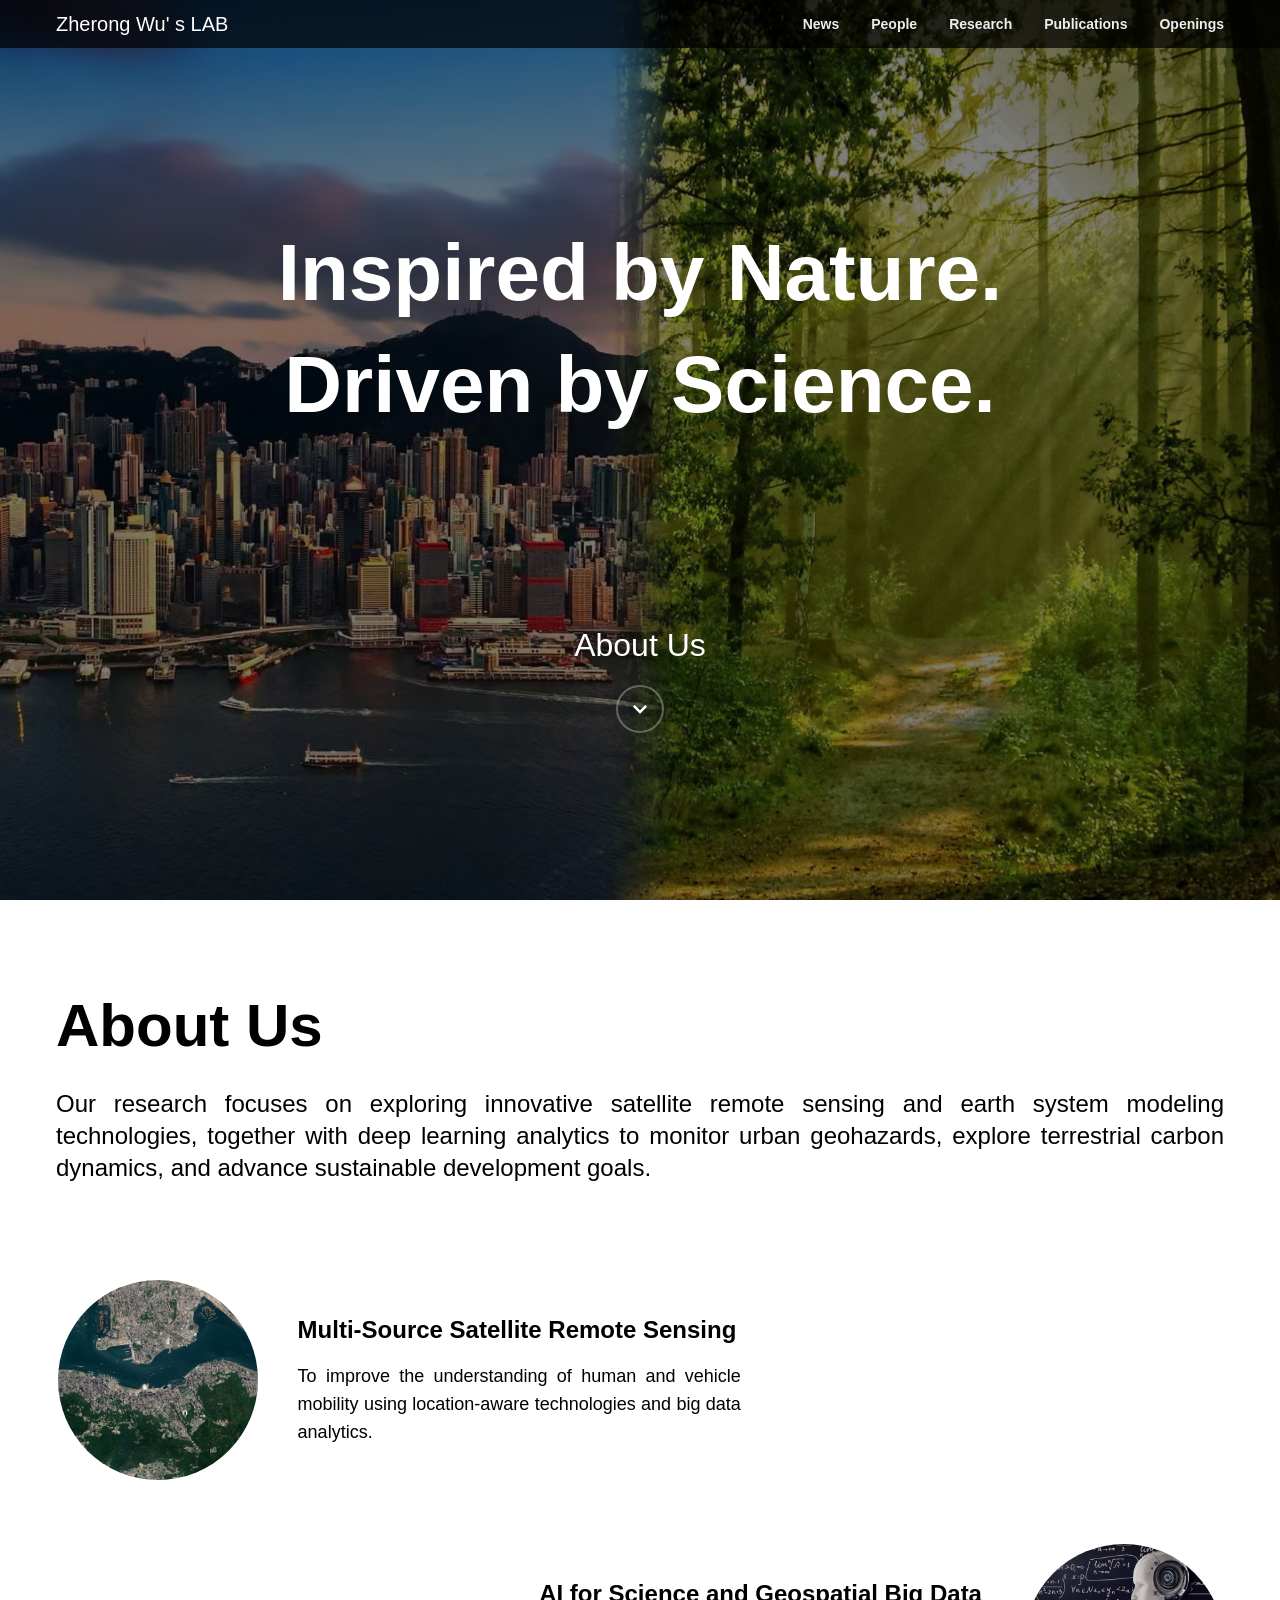
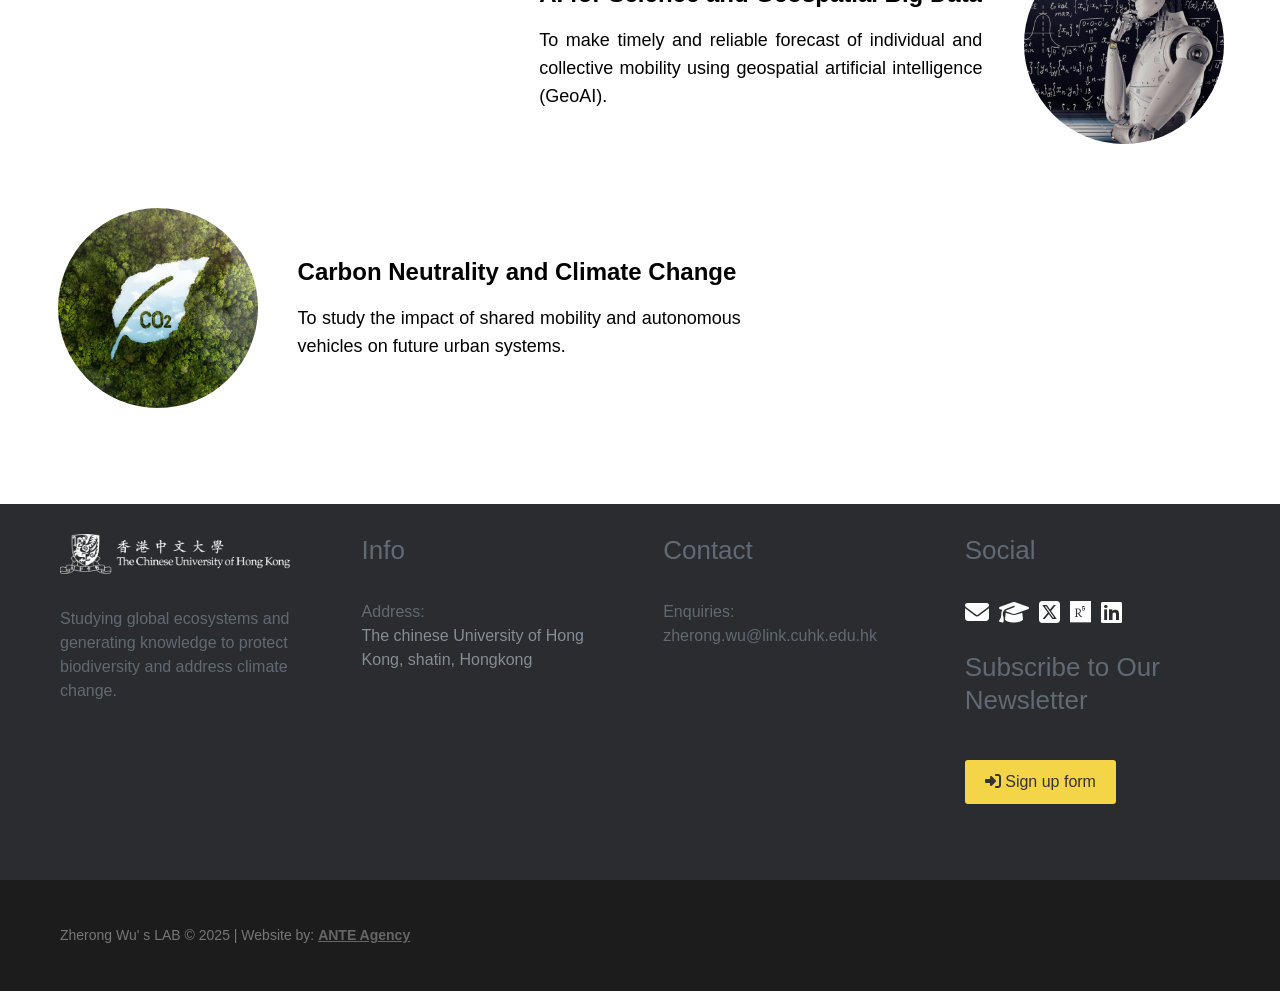
<file: index.html>
<!DOCTYPE html>
<html lang="en">

<head>
    <meta charset="UTF-8">
    <meta name="viewport" content="width=device-width, initial-scale=1.0">
    <title>Science</title>
    <link rel="stylesheet" href="css/all.css">
    <link rel="stylesheet" href="css/common.css">
    <link rel="stylesheet" href="css/index.css">
    <link rel="stylesheet" href="https://cdnjs.cloudflare.com/ajax/libs/animate.css/4.1.1/animate.min.css">
</head>

<body>
    <nav class="navbar">
        <div class="wrapper">
            <div class="content">
                <div class="logo">
                    <a href="index.html">
                        <h1 class="logo">Zherong Wu' s LAB</h1>
                    </a>
                </div>
                <button class="menu">
                    <span></span>
                    <span></span>
                    <span></span>
                </button>
                <ul class="nav">
                    <li><a href="news.html" class="nav-item">News</a></li>
                    <li>
                        <a href="javascript:void(0)" class="nav-item">People</a>
                        <ul class="sub-nav">
                            <li><a href="people.html">Principle</a></li>
                            <li><a href="members.html">Lab Members</a></li>
                        </ul>
                    </li>
                    <li><a href="research.html" class="nav-item">Research</a></li>
                    <li><a href="publications.html" class="nav-item">Publications</a></li>
                    <li><a href="openings.html" class="nav-item">Openings</a></li>
                </ul>
            </div>
        </div>
    </nav>

    <section class="banner">
        <div class="content">
            <div class="title">
                <h1 class="animate__animated animate__fadeInDown animate__fast">Inspired by Nature.</h1>
                <h1 class="animate__animated animate__fadeInDown animate__delay-1s">Driven by Science.</h1>
            </div>
            <a href="#" class="btn">
                <span>About Us</span>
                <svg class="icon" viewBox="0 0 24 24">
                    <path d="M7.41 8.59L12 13.17l4.59-4.58L18 10l-6 6-6-6 1.41-1.41z" />
                </svg>
            </a>
        </div>
    </section>

    <section class="about">
        <div class="wrapper">
            <div class="intro">
                <h2>About Us</h2>
                <p style="color:#000;">Our research focuses on exploring innovative satellite remote sensing and earth
                    system modeling technologies, together with deep learning analytics to monitor urban geohazards,
                    explore terrestrial carbon dynamics, and advance sustainable development goals.</p>
            </div>

            <div class="grid">
                <div class="item">
                    <a href="#" class="image">
                        <img src="images/Satellite Remote Sensing.jpg" alt="">
                    </a>
                    <div class="content">
                        <h3>Multi-Source Satellite Remote Sensing</h3>
                        <p>To improve the understanding of human and vehicle mobility using location-aware technologies
                            and big data analytics.</p>
                    </div>
                </div>

                <div class="item reverse">
                    <div class="content">
                        <h3>AI for Science and Geospatial Big Data</h3>
                        <p>To make timely and reliable forecast of individual and collective mobility using geospatial
                            artificial intelligence (GeoAI).</p>
                    </div>
                    <a href="#" class="image">
                        <img src="images/AI4.png" alt="">
                    </a>
                </div>

                <div class="item">
                    <a href="#" class="image">
                        <img src="images/Carbon Cycle.jpg" alt="">
                    </a>
                    <div class="content">
                        <h3>Carbon Neutrality and Climate Change</h3>
                        <p>To study the impact of shared mobility and autonomous vehicles on future urban systems.</p>
                    </div>
                </div>
            </div>
        </div>
    </section>

    <footer class="footer">
        <div class="container">
            <div class="footer-content">
                <div class="footer-column">
                    <div class="footer-block logo-block">
                        <a href="#" class="footer-link">
                            <img width="230" src="images/Logo1.png" alt="">
                        </a>
                    </div>
                    <div class="footer-block">
                        <div class="footer-text">
                            <p>Studying global ecosystems and generating knowledge to protect biodiversity and address climate change.</p>
                        </div>
                    </div>
                </div>

                <div class="footer-column">
                    <div class="footer-block">
                        <h4 class="footer-title">Info</h4>
                        <div class="footer-text">
                            <p>Address:<br>
                                <a href="#">The chinese University of Hong Kong, shatin, Hongkong</a>
                            </p>
                        </div>
                    </div>
                </div>

                <div class="footer-column">
                    <div class="footer-block">
                        <h4 class="footer-title">Contact</h4>
                        <div class="footer-text">
                            <p>Enquiries:<br>zherong.wu@link.cuhk.edu.hk</p>
                        </div>
                    </div>
                </div>

                <div class="footer-column">
                    <div class="footer-block">
                        <h4 class="footer-title">Social</h4>
                        <div class="footer-text">
                            <ul class="social-list">
                                <li class="social-item">
                                    <a class="footer-link social-icon" href="mailto:zherong.wu@cornell.edu">
                                        <i class="fas fa-envelope"></i>
                                    </a>
                                </li>
                                <li class="social-item">
                                    <a class="footer-link social-icon" href="https://scholar.google.com/citations?user=bjYPyj0AAAAJ&hl=en">
                                        <i class="fas fa-graduation-cap"></i>
                                    </a>
                                </li>
                                <li class="social-item">
                                    <a class="footer-link social-icon" href="https://twitter.com/zherong_wu">
                                        <i class="fab fa-square-x-twitter"></i>
                                    </a>
                                </li>
                                <li class="social-item">
                                    <a class="footer-link social-icon" href="https://www.researchgate.net/profile/Zherong-Wu-2">
                                        <i class="fab fa-researchgate"></i>
                                    </a>
                                </li>
                                <li class="social-item">
                                    <a class="footer-link social-icon" href="http://linkedin.com/in/zherong-wu-646226275">
                                        <i class="fab fa-linkedin"></i>
                                    </a>
                                </li>
                            </ul>
                        </div>
                    </div>
                    <div class="footer-block">
                        <h4 class="footer-title">Subscribe to Our Newsletter</h4>
                        <div class="footer-text">
                            <div class="signup-wrapper">
                                <a class="signup-btn" href="#" target="_blank">
                                    <i class="fas fa-sign-in-alt"></i> Sign up form
                                    
                                </a>
                            </div>
                        </div>
                    </div>
                </div>
            </div>
        </div>
        <div class="footer-bottom">
            <div class="container clearfix">
                <div class="copyright">
                    <p>Zherong Wu' s LAB © 2025 | Website by: <a href="#" target="_blank" class="footer-link">ANTE Agency</a></p>
                </div>
            </div>
        </div>
    </footer>

    <script src="js/script.js"></script>
</body>

</html>
</file>
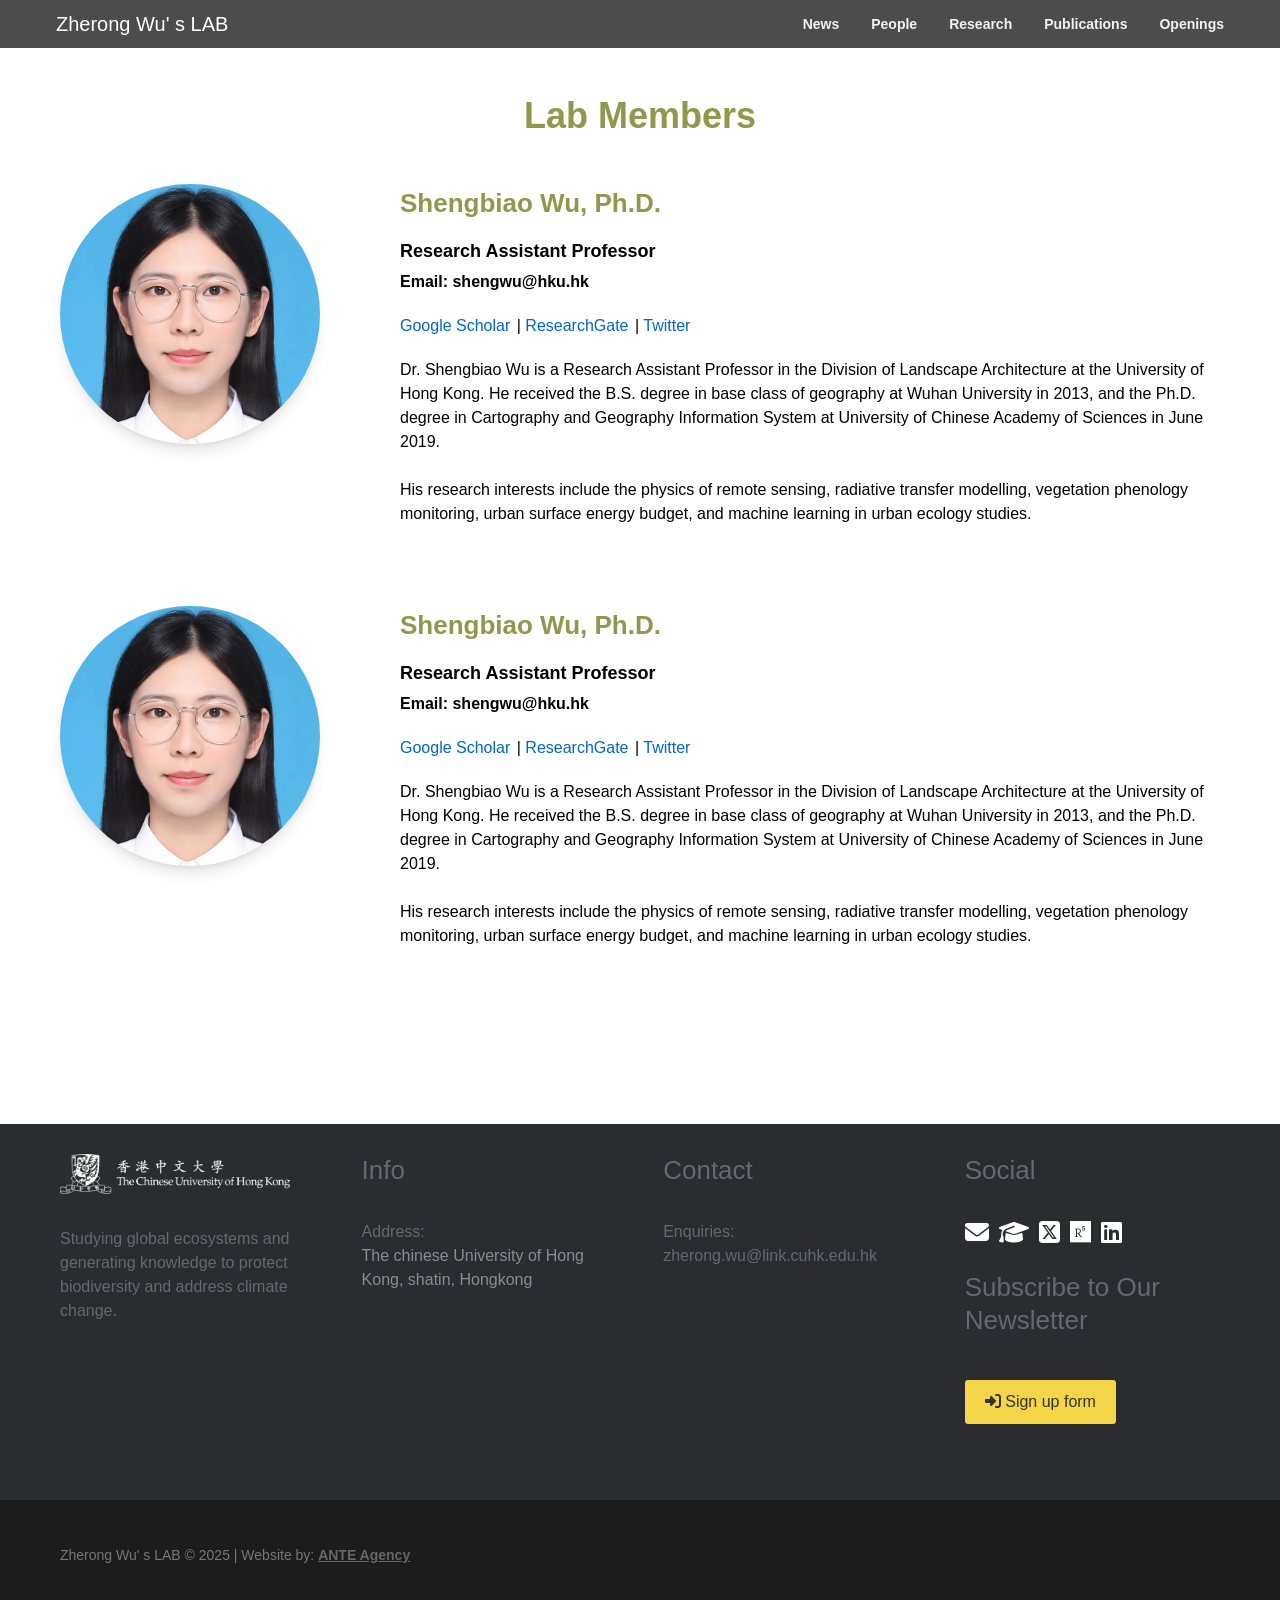
<file: members.html>
<!DOCTYPE html>
<html lang="en">

<head>
    <meta charset="UTF-8">
    <meta name="viewport" content="width=device-width, initial-scale=1.0">
    <title>Science</title>
    <link rel="stylesheet" href="css/all.css">
    <link rel="stylesheet" href="css/common.css">
    <link rel="stylesheet" href="css/member.css">

</head>

<body>
    <nav class="navbar">
        <div class="wrapper">
            <div class="content">
                <div class="logo">
                    <a href="index.html">
                        <h1 class="logo">Zherong Wu' s LAB</h1>
                    </a>
                </div>
                <button class="menu">
                    <span></span>
                    <span></span>
                    <span></span>
                </button>
                <ul class="nav">
                    <li><a href="news.html" class="nav-item">News</a>

                    </li>
                    <li>
                        <a href="javascript:void(0)" class="nav-item">People</a>
                        <ul class="sub-nav">
                            <li><a href="people.html">Principle</a></li>
                            <li><a href="members.html">Lab Members</a></li>
                        </ul>
                    </li>
                    <li><a href="research.html" class="nav-item">Research</a></li>
                    <li><a href="publications.html" class="nav-item">Publications</a></li>
                    <li><a href="openings.html" class="nav-item">Openings</a></li>
                </ul>
            </div>
        </div>
    </nav>

    <section class="member">
        <h2>Lab Members</h2>
        <div class="wrapper">
            <div class="item">
                <div class="member-photo">
                    <img src="images/member1.webp" alt="">
                </div>
                <div class="member-info">
                    <h3 class="member-name">Shengbiao Wu, Ph.D.</h3>
                    <p class="member-title">Research Assistant Professor</p>
                    <p class="member-email">Email: shengwu@hku.hk</p>

                    <div class="member-links">
                        <a href="#">Google Scholar</a> | <a href="#">ResearchGate</a> | <a href="#">Twitter</a>
                    </div>

                    <div class="member-bio">
                        <p>Dr. Shengbiao Wu is a Research Assistant Professor in the Division of Landscape Architecture
                            at
                            the University of Hong Kong. He received the B.S. degree in base class of geography at Wuhan
                            University in 2013, and the Ph.D. degree in Cartography and Geography Information System at
                            University of Chinese Academy of Sciences in June 2019.</p>
                        <br>
                        <p>His research interests include the physics of remote sensing, radiative transfer modelling,
                            vegetation phenology monitoring, urban surface energy budget, and machine learning in urban
                            ecology studies.</p>
                    </div>
                </div>
            </div>
            <div class="item">
                <div class="member-photo">
                    <img src="images/member1.webp" alt="">
                </div>
                <div class="member-info">
                    <h3 class="member-name">Shengbiao Wu, Ph.D.</h3>
                    <p class="member-title">Research Assistant Professor</p>
                    <p class="member-email">Email: shengwu@hku.hk</p>

                    <div class="member-links">
                        <a href="#">Google Scholar</a> | <a href="#">ResearchGate</a> | <a href="#">Twitter</a>
                    </div>

                    <div class="member-bio">
                        <p>Dr. Shengbiao Wu is a Research Assistant Professor in the Division of Landscape Architecture
                            at
                            the University of Hong Kong. He received the B.S. degree in base class of geography at Wuhan
                            University in 2013, and the Ph.D. degree in Cartography and Geography Information System at
                            University of Chinese Academy of Sciences in June 2019.</p>
                        <br>
                        <p>His research interests include the physics of remote sensing, radiative transfer modelling,
                            vegetation phenology monitoring, urban surface energy budget, and machine learning in urban
                            ecology studies.</p>
                    </div>
                </div>
            </div>
        </div>
    </section>


    <footer class="footer">
        <div class="container">
            <div class="footer-content">
                <div class="footer-column">
                    <div class="footer-block logo-block">
                        <a href="#" class="footer-link">
                            <img width="230" src="images/Logo1.png" alt="">
                        </a>
                    </div>
                    <div class="footer-block">
                        <div class="footer-text">
                            <p>Studying global ecosystems and generating knowledge to protect biodiversity and address climate change.</p>
                        </div>
                    </div>
                </div>

                <div class="footer-column">
                    <div class="footer-block">
                        <h4 class="footer-title">Info</h4>
                        <div class="footer-text">
                            <p>Address:<br>
                                <a href="#">The chinese University of Hong Kong, shatin, Hongkong</a>
                            </p>
                        </div>
                    </div>
                </div>

                <div class="footer-column">
                    <div class="footer-block">
                        <h4 class="footer-title">Contact</h4>
                        <div class="footer-text">
                            <p>Enquiries:<br>zherong.wu@link.cuhk.edu.hk</p>
                        </div>
                    </div>
                </div>

                <div class="footer-column">
                    <div class="footer-block">
                        <h4 class="footer-title">Social</h4>
                        <div class="footer-text">
                            <ul class="social-list">
                                <li class="social-item">
                                    <a class="footer-link social-icon" href="mailto:zherong.wu@cornell.edu">
                                        <i class="fas fa-envelope"></i>
                                    </a>
                                </li>
                                <li class="social-item">
                                    <a class="footer-link social-icon" href="https://scholar.google.com/citations?user=bjYPyj0AAAAJ&hl=en">
                                        <i class="fas fa-graduation-cap"></i>
                                    </a>
                                </li>
                                <li class="social-item">
                                    <a class="footer-link social-icon" href="https://twitter.com/zherong_wu">
                                        <i class="fab fa-square-x-twitter"></i>
                                    </a>
                                </li>
                                <li class="social-item">
                                    <a class="footer-link social-icon" href="https://www.researchgate.net/profile/Zherong-Wu-2">
                                        <i class="fab fa-researchgate"></i>
                                    </a>
                                </li>
                                <li class="social-item">
                                    <a class="footer-link social-icon" href="http://linkedin.com/in/zherong-wu-646226275">
                                        <i class="fab fa-linkedin"></i>
                                    </a>
                                </li>
                            </ul>
                        </div>
                    </div>
                    <div class="footer-block">
                        <h4 class="footer-title">Subscribe to Our Newsletter</h4>
                        <div class="footer-text">
                            <div class="signup-wrapper">
                                <a class="signup-btn" href="#" target="_blank">
                                    <i class="fas fa-sign-in-alt"></i> Sign up form
                                    
                                </a>
                            </div>
                        </div>
                    </div>
                </div>
            </div>
        </div>
        <div class="footer-bottom">
            <div class="container clearfix">
                <div class="copyright">
                    <p>Zherong Wu' s LAB © 2025 | Website by: <a href="#" target="_blank" class="footer-link">ANTE Agency</a></p>
                </div>
            </div>
        </div>
    </footer>
    <script src="js/script.js"></script>
</body>

</html>
</file>
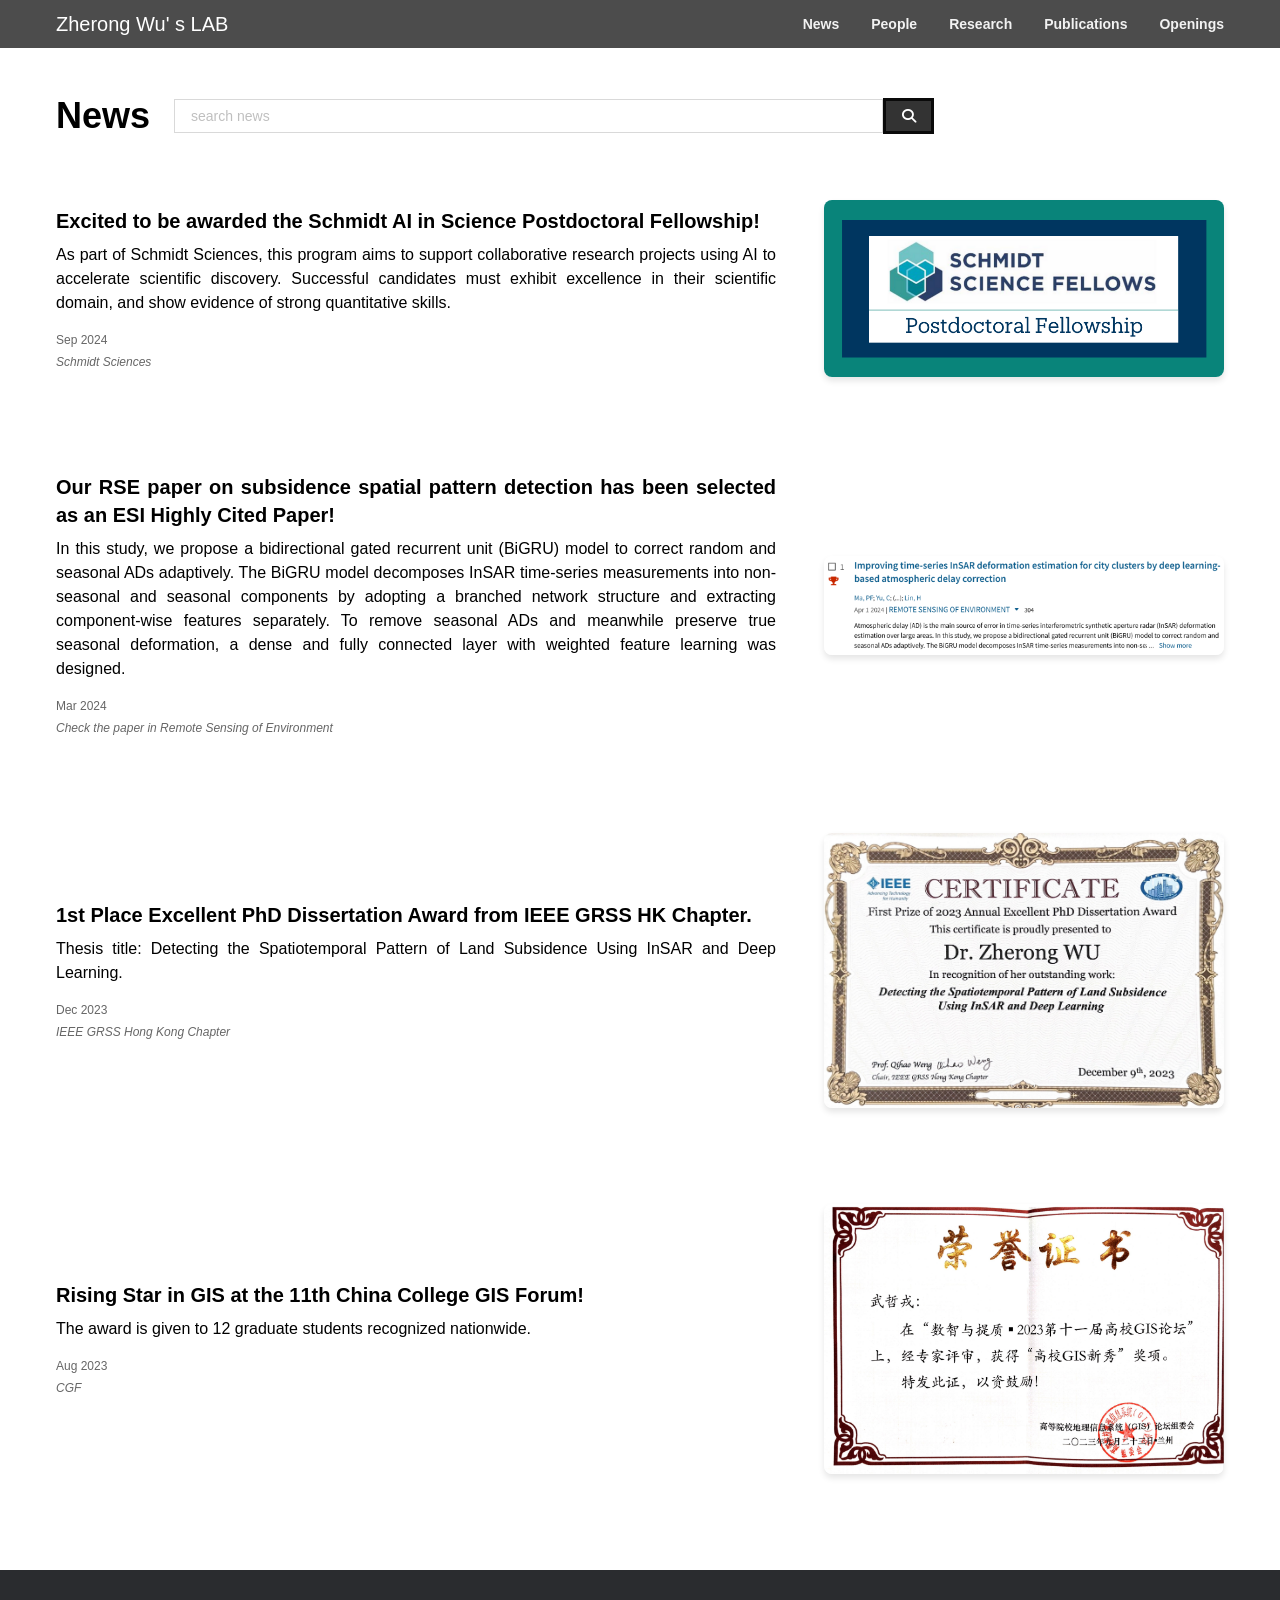
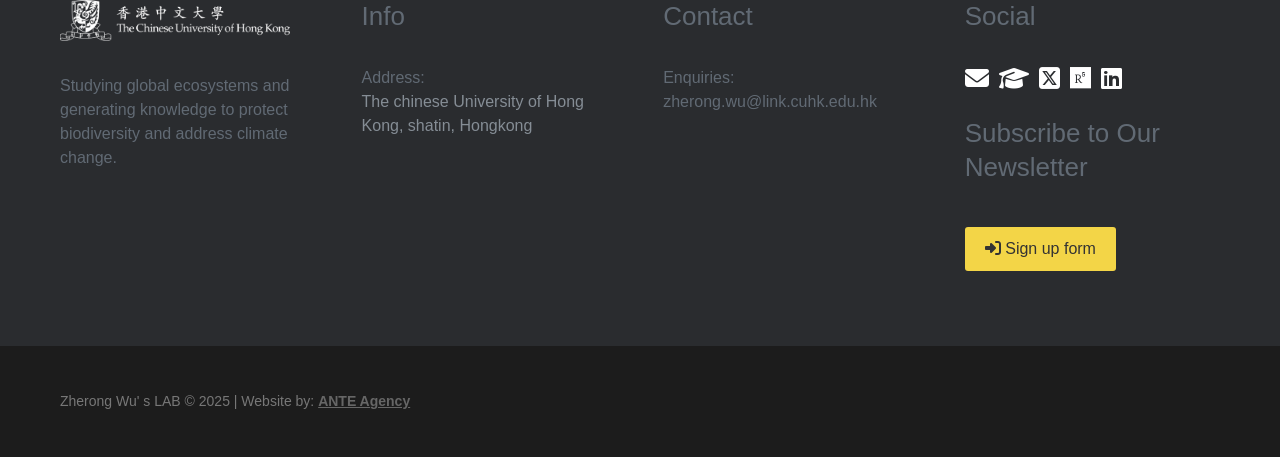
<file: news.html>
<!DOCTYPE html>
<html lang="en">

<head>
    <meta charset="UTF-8">
    <meta name="viewport" content="width=device-width, initial-scale=1.0">
    <title>Science</title>
    <link rel="stylesheet" href="css/all.css">
    <link rel="stylesheet" href="css/common.css">
    <link rel="stylesheet" href="css/news.css">

</head>

<body>
    <nav class="navbar">
        <div class="wrapper">
            <div class="content">
                <div class="logo">
                    <a href="index.html">
                        <h1 class="logo">Zherong Wu' s LAB</h1>
                    </a>
                </div>
                <button class="menu">
                    <span></span>
                    <span></span>
                    <span></span>
                </button>
                <ul class="nav">
                    <li><a href="news.html" class="nav-item">News</a>

                    </li>
                    <li>
                        <a href="javascript:void(0)" class="nav-item">People</a>
                        <ul class="sub-nav">
                            <li><a href="people.html">Principle</a></li>
                            <li><a href="members.html">Lab Members</a></li>
                        </ul>
                    </li>
                    <li><a href="research.html" class="nav-item">Research</a></li>
                    <li><a href="publications.html" class="nav-item">Publications</a></li>
                    <li><a href="openings.html" class="nav-item">Openings</a></li>
                </ul>
            </div>
        </div>
    </nav>

    <section class="news">
        <div class="wrapper">
            <div class="header">
                <h2>News</h2>
                <div class="tools">
                    <div class="search">
                        <input type="text" placeholder="search news">
                        <button>
                            <i class="fa-solid fa-magnifying-glass"></i>
                        </button>
                    </div>
                </div>
            </div>

            <div class="list">
                <article class="item">
                    <div class="text">
                        <h3><a href="#">Excited to be awarded the Schmidt AI in Science Postdoctoral Fellowship!</a>
                        </h3>
                        <p>As part of Schmidt Sciences, this program aims to support collaborative research projects
                            using AI to accelerate scientific discovery. Successful candidates must exhibit excellence
                            in their scientific domain, and show evidence of strong quantitative skills.</p>
                        <div class="meta">
                            <span class="date">Sep 2024</span>
                            <a href="#" class="source">Schmidt Sciences</a>
                        </div>
                    </div>
                    <div class="image">
                        <a href="#"><img src="images/Schmidt Al.jpg" alt=""></a>
                    </div>
                </article>

                <article class="item">
                    <div class="text">
                        <h3><a href="#">Our RSE paper on subsidence spatial pattern detection has been selected as an
                                ESI Highly Cited Paper!</a>
                        </h3>
                        <p>In this study, we propose a bidirectional gated recurrent unit (BiGRU) model to correct
                            random and seasonal ADs adaptively. The BiGRU model decomposes InSAR time-series
                            measurements into non-seasonal and seasonal components by adopting a branched network
                            structure and extracting component-wise features separately. To remove seasonal ADs and
                            meanwhile preserve true seasonal deformation, a dense and fully connected layer with
                            weighted feature learning was designed.</p>
                        <div class="meta">
                            <span class="date">Mar 2024</span>
                            <a href="#" class="source">Check the paper in Remote Sensing of Environment</a>
                        </div>
                    </div>
                    <div class="image">
                        <a href="#"><img src="images/ESI.png" alt=""></a>
                    </div>
                </article>

                <article class="item">
                    <div class="text">
                        <h3><a href="#">1st Place Excellent PhD Dissertation Award from IEEE GRSS HK Chapter.</a></h3>
                        <p>Thesis title: Detecting the Spatiotemporal Pattern of Land Subsidence Using InSAR and Deep
                            Learning.</p>
                        <div class="meta">
                            <span class="date">Dec 2023</span>
                            <a href="#" class="source">IEEE GRSS Hong Kong Chapter</a>
                        </div>
                    </div>
                    <div class="image">
                        <a href="#"><img src="images/PHD Award.png" alt=""></a>
                    </div>
                </article>

                <article class="item">
                    <div class="text">
                        <h3><a href="#">Rising Star in GIS at the 11th China College GIS Forum!</a></h3>
                        <p>The award is given to 12 graduate students recognized nationwide.</p>
                        <div class="meta">
                            <span class="date">Aug 2023</span>
                            <a href="#" class="source">CGF</a>
                        </div>
                    </div>
                    <div class="image">
                        <a href="#"><img src="images/Rising_star.png" alt=""></a>
                    </div>
                </article>
            </div>
        </div>
    </section>

    <footer class="footer">
        <div class="container">
            <div class="footer-content">
                <div class="footer-column">
                    <div class="footer-block logo-block">
                        <a href="#" class="footer-link">
                            <img width="230" src="images/Logo1.png" alt="">
                        </a>
                    </div>
                    <div class="footer-block">
                        <div class="footer-text">
                            <p>Studying global ecosystems and generating knowledge to protect biodiversity and address climate change.</p>
                        </div>
                    </div>
                </div>

                <div class="footer-column">
                    <div class="footer-block">
                        <h4 class="footer-title">Info</h4>
                        <div class="footer-text">
                            <p>Address:<br>
                                <a href="#">The chinese University of Hong Kong, shatin, Hongkong</a>
                            </p>
                        </div>
                    </div>
                </div>

                <div class="footer-column">
                    <div class="footer-block">
                        <h4 class="footer-title">Contact</h4>
                        <div class="footer-text">
                            <p>Enquiries:<br>zherong.wu@link.cuhk.edu.hk</p>
                        </div>
                    </div>
                </div>

                <div class="footer-column">
                    <div class="footer-block">
                        <h4 class="footer-title">Social</h4>
                        <div class="footer-text">
                            <ul class="social-list">
                                <li class="social-item">
                                    <a class="footer-link social-icon" href="mailto:zherong.wu@cornell.edu">
                                        <i class="fas fa-envelope"></i>
                                    </a>
                                </li>
                                <li class="social-item">
                                    <a class="footer-link social-icon" href="https://scholar.google.com/citations?user=bjYPyj0AAAAJ&hl=en">
                                        <i class="fas fa-graduation-cap"></i>
                                    </a>
                                </li>
                                <li class="social-item">
                                    <a class="footer-link social-icon" href="https://twitter.com/zherong_wu">
                                        <i class="fab fa-square-x-twitter"></i>
                                    </a>
                                </li>
                                <li class="social-item">
                                    <a class="footer-link social-icon" href="https://www.researchgate.net/profile/Zherong-Wu-2">
                                        <i class="fab fa-researchgate"></i>
                                    </a>
                                </li>
                                <li class="social-item">
                                    <a class="footer-link social-icon" href="http://linkedin.com/in/zherong-wu-646226275">
                                        <i class="fab fa-linkedin"></i>
                                    </a>
                                </li>
                            </ul>
                        </div>
                    </div>
                    <div class="footer-block">
                        <h4 class="footer-title">Subscribe to Our Newsletter</h4>
                        <div class="footer-text">
                            <div class="signup-wrapper">
                                <a class="signup-btn" href="#" target="_blank">
                                    <i class="fas fa-sign-in-alt"></i> Sign up form
                                    
                                </a>
                            </div>
                        </div>
                    </div>
                </div>
            </div>
        </div>
        <div class="footer-bottom">
            <div class="container clearfix">
                <div class="copyright">
                    <p>Zherong Wu' s LAB © 2025 | Website by: <a href="#" target="_blank" class="footer-link">ANTE Agency</a></p>
                </div>
            </div>
        </div>
    </footer>
    <script src="js/script.js"></script>
</body>

</html>
</file>
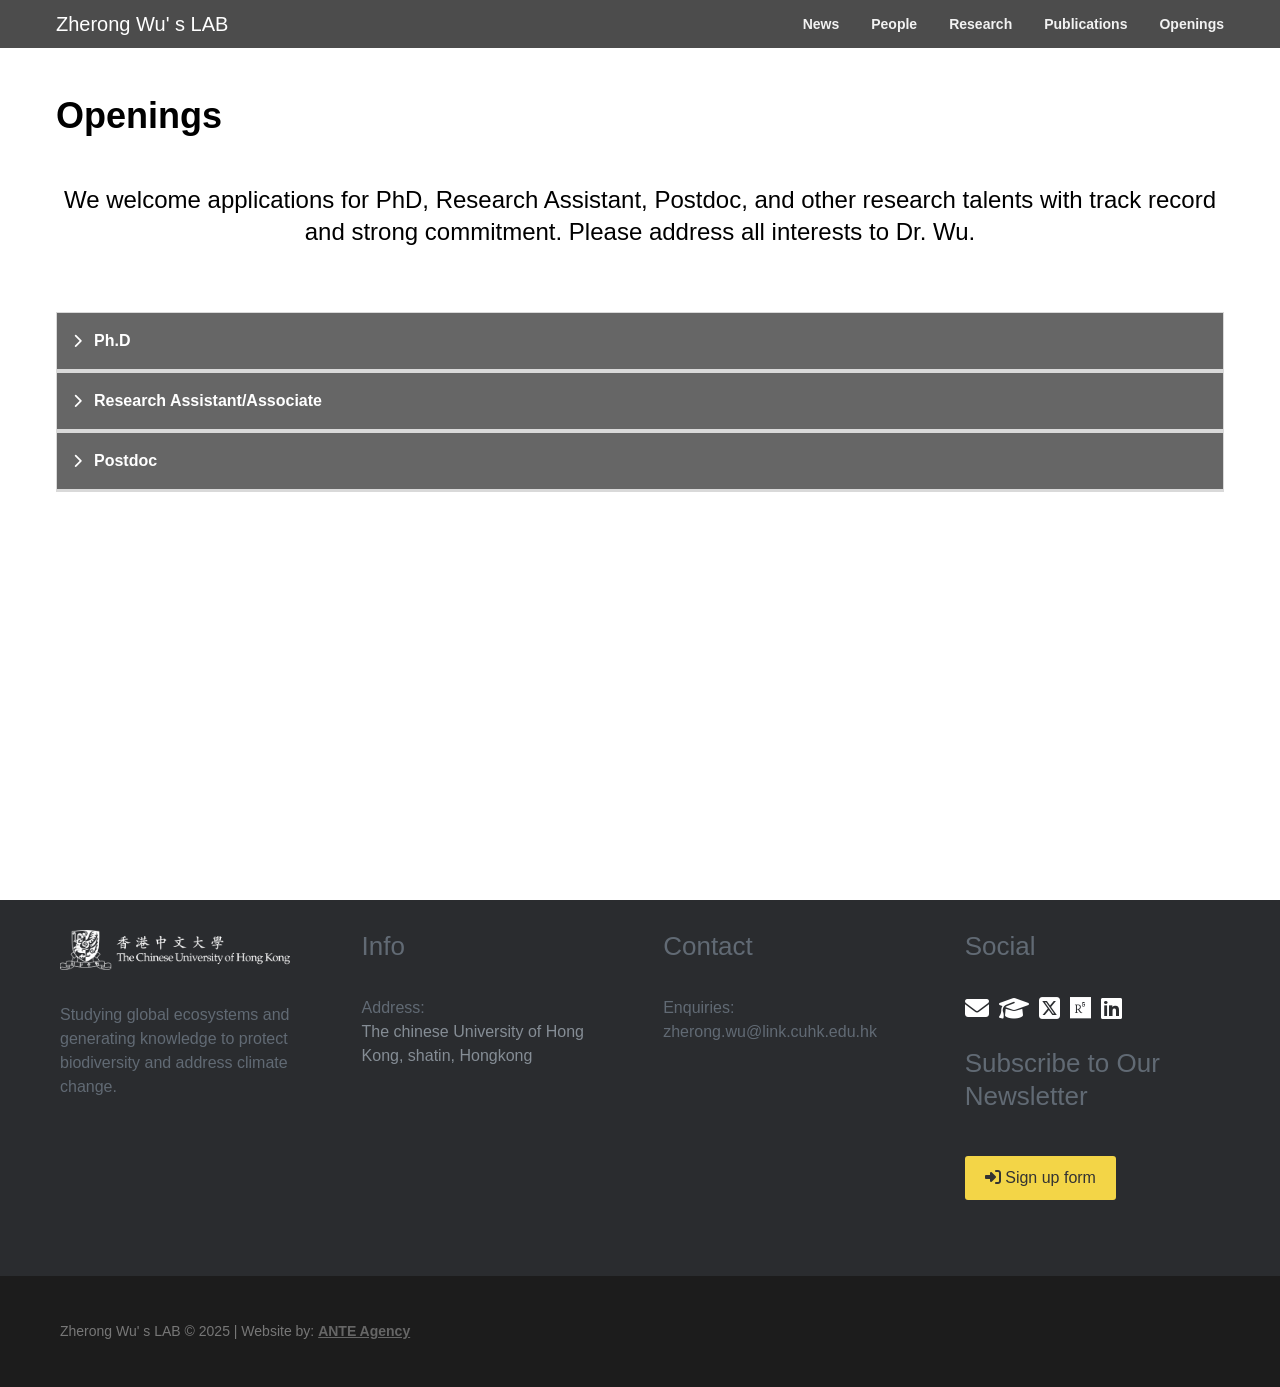
<file: openings.html>
<!DOCTYPE html>
<html lang="en">

<head>
    <meta charset="UTF-8">
    <meta name="viewport" content="width=device-width, initial-scale=1.0">
    <title>Science</title>
    <link rel="stylesheet" href="css/all.css">
    <link rel="stylesheet" href="css/common.css">
    <link rel="stylesheet" href="css/openings.css">
</head>

<body>
    <nav class="navbar">
        <div class="wrapper">
            <div class="content">
                <div class="logo">
                    <a href="index.html">
                        <h1 class="logo">Zherong Wu' s LAB</h1>
                    </a>
                </div>
                <button class="menu">
                    <span></span>
                    <span></span>
                    <span></span>
                </button>
                <ul class="nav">
                    <li><a href="news.html" class="nav-item">News</a>

                    </li>
                    <li>
                        <a href="javascript:void(0)" class="nav-item">People</a>
                        <ul class="sub-nav">
                            <li><a href="people.html">Principle</a></li>
                            <li><a href="members.html">Lab Members</a></li>
                        </ul>
                    </li>
                    <li><a href="research.html" class="nav-item">Research</a></li>
                    <li><a href="publications.html" class="nav-item">Publications</a></li>
                    <li><a href="openings.html" class="nav-item">Openings</a></li>
                </ul>
            </div>
        </div>
    </nav>

    <section class="openings">
        <div class="wrapper">
            <div class="content">
                <h1>Openings</h1>
                <p class="description" style="color:#000;font-family: Georgia, Arial, sans-serif;">We welcome
                    applications for PhD, Research Assistant, Postdoc, and other research talents with track record and
                    strong commitment. Please address all interests to Dr. Wu.</p>

                <div class="positions">
                    <div class="position">
                        <div class="header">
                            <div class="title">
                                <i class="fa-solid fa-chevron-right"></i>
                                <h3>Ph.D</h3>
                            </div>
                        </div>
                        <div class="body">
                            <ul>
                                <li style="color:#000;font-family: Georgia, Arial, sans-serif;"><a href="#"
                                        style="color:#000;font-family: Georgia, Arial, sans-serif;">Hong Kong PhD
                                        Fellowship</a> (Please contact PI for eligibility)</li>
                                <li style="color:#000;font-family: Georgia, Arial, sans-serif;"><a href="#"
                                        style="color:#000;font-family: Georgia, Arial, sans-serif;">CUHK Research
                                        Postgraduate Scholarship</a> (Please contact PI for eligibility)</li>
                                <li style="color:#000;font-family: Georgia, Arial, sans-serif;">Ph.D. Studentships
                                    funded by Wu Lab (Please contact PI for more information)</li>
                            </ul>
                        </div>
                    </div>

                    <div class="position">
                        <div class="header">
                            <div class="title">
                                <i class="fa-solid fa-chevron-right"></i>
                                <h3>Research Assistant/Associate</h3>
                            </div>
                        </div>
                        <div class="body">
                            <ul>
                                <li style="color:#000;font-family: Georgia, Arial, sans-serif;">Regular openings</li>
                            </ul>
                        </div>
                    </div>

                    <div class="position">
                        <div class="header">
                            <div class="title">
                                <i class="fa-solid fa-chevron-right"></i>
                                <h3>Postdoc</h3>
                            </div>
                        </div>
                        <div class="body">
                            <ul>
                                <li style="color:#000;font-family: Georgia, Arial, sans-serif;">Postdoctoral positions
                                    are available in urban geohazards and terrestrial carbon dynamics</li>
                                <li style="color:#000;font-family: Georgia, Arial, sans-serif;">Ph.D degree in GIS,
                                    remote sensing, or computer science</li>
                                <li style="color:#000;font-family: Georgia, Arial, sans-serif;">Strong publication
                                    record in top-tier journals</li>
                                <li style="color:#000;font-family: Georgia, Arial, sans-serif;">Competitive salary
                                    package will be provided</li>
                            </ul>
                        </div>
                    </div>
                </div>
            </div>
        </div>
    </section>

    <footer class="footer">
        <div class="container">
            <div class="footer-content">
                <div class="footer-column">
                    <div class="footer-block logo-block">
                        <a href="#" class="footer-link">
                            <img width="230" src="images/Logo1.png" alt="">
                        </a>
                    </div>
                    <div class="footer-block">
                        <div class="footer-text">
                            <p>Studying global ecosystems and generating knowledge to protect biodiversity and address climate change.</p>
                        </div>
                    </div>
                </div>

                <div class="footer-column">
                    <div class="footer-block">
                        <h4 class="footer-title">Info</h4>
                        <div class="footer-text">
                            <p>Address:<br>
                                <a href="#">The chinese University of Hong Kong, shatin, Hongkong</a>
                            </p>
                        </div>
                    </div>
                </div>

                <div class="footer-column">
                    <div class="footer-block">
                        <h4 class="footer-title">Contact</h4>
                        <div class="footer-text">
                            <p>Enquiries:<br>zherong.wu@link.cuhk.edu.hk</p>
                        </div>
                    </div>
                </div>

                <div class="footer-column">
                    <div class="footer-block">
                        <h4 class="footer-title">Social</h4>
                        <div class="footer-text">
                            <ul class="social-list">
                                <li class="social-item">
                                    <a class="footer-link social-icon" href="mailto:zherong.wu@cornell.edu">
                                        <i class="fas fa-envelope"></i>
                                    </a>
                                </li>
                                <li class="social-item">
                                    <a class="footer-link social-icon" href="https://scholar.google.com/citations?user=bjYPyj0AAAAJ&hl=en">
                                        <i class="fas fa-graduation-cap"></i>
                                    </a>
                                </li>
                                <li class="social-item">
                                    <a class="footer-link social-icon" href="https://twitter.com/zherong_wu">
                                        <i class="fab fa-square-x-twitter"></i>
                                    </a>
                                </li>
                                <li class="social-item">
                                    <a class="footer-link social-icon" href="https://www.researchgate.net/profile/Zherong-Wu-2">
                                        <i class="fab fa-researchgate"></i>
                                    </a>
                                </li>
                                <li class="social-item">
                                    <a class="footer-link social-icon" href="http://linkedin.com/in/zherong-wu-646226275">
                                        <i class="fab fa-linkedin"></i>
                                    </a>
                                </li>
                            </ul>
                        </div>
                    </div>
                    <div class="footer-block">
                        <h4 class="footer-title">Subscribe to Our Newsletter</h4>
                        <div class="footer-text">
                            <div class="signup-wrapper">
                                <a class="signup-btn" href="#" target="_blank">
                                    <i class="fas fa-sign-in-alt"></i> Sign up form
                                    
                                </a>
                            </div>
                        </div>
                    </div>
                </div>
            </div>
        </div>
        <div class="footer-bottom">
            <div class="container clearfix">
                <div class="copyright">
                    <p>Zherong Wu' s LAB © 2025 | Website by: <a href="#" target="_blank" class="footer-link">ANTE Agency</a></p>
                </div>
            </div>
        </div>
    </footer>
    <script src="js/script.js"></script>
    <script src="js/openings.js"></script>
</body>

</html>
</file>
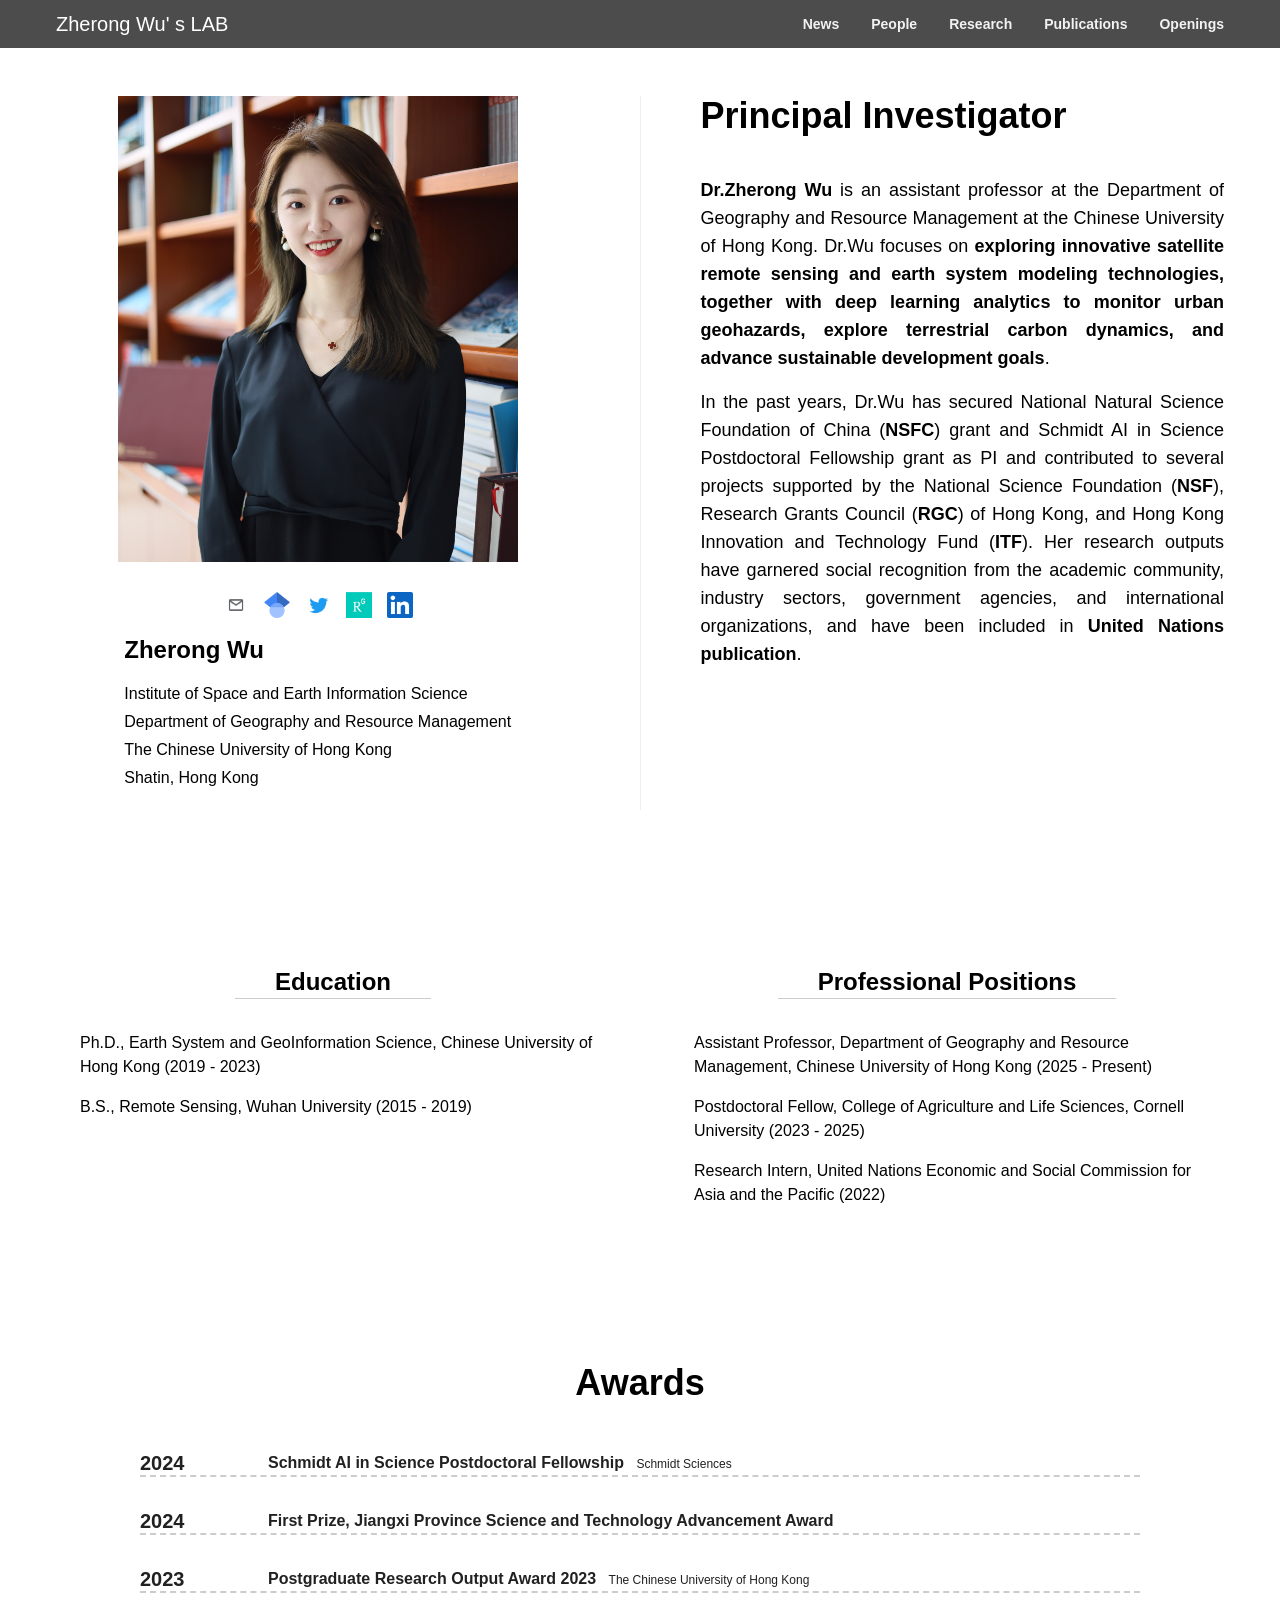
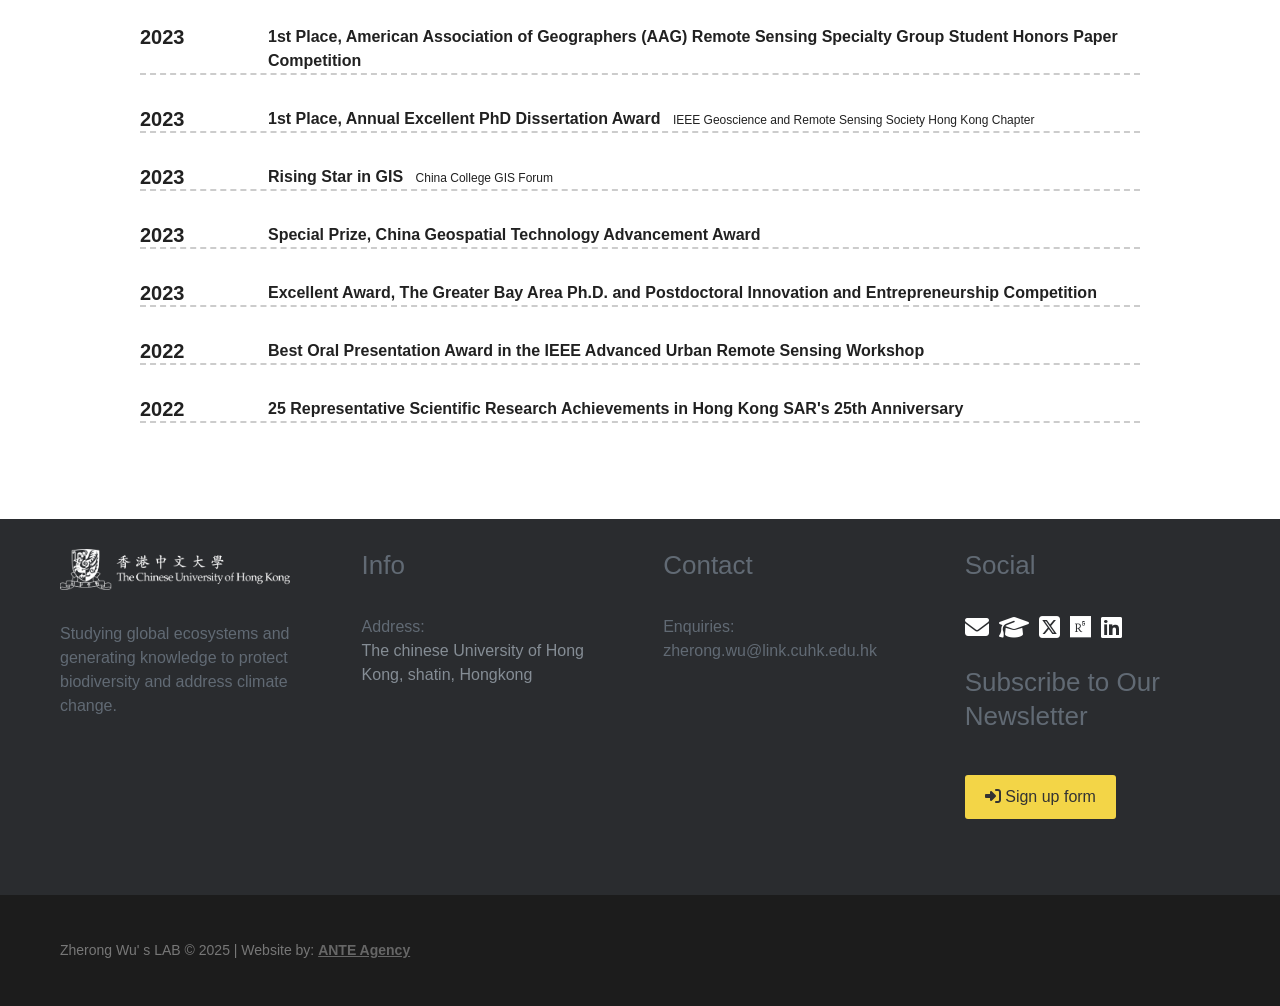
<file: people.html>
<!DOCTYPE html>
<html lang="en">

<head>
    <meta charset="UTF-8">
    <meta name="viewport" content="width=device-width, initial-scale=1.0">
    <title>Science</title>
    <link rel="stylesheet" href="css/all.css">
    <link rel="stylesheet" href="css/common.css">
    <link rel="stylesheet" href="css/people.css">
</head>

<body>
    <nav class="navbar">
        <div class="wrapper">
            <div class="content">
                <div class="logo">
                    <a href="index.html">
                        <h1 class="logo">Zherong Wu' s LAB</h1>
                    </a>
                </div>
                <button class="menu">
                    <span></span>
                    <span></span>
                    <span></span>
                </button>
                <ul class="nav">
                    <li><a href="news.html" class="nav-item">News</a>

                    </li>
                    <li>
                        <a href="javascript:void(0)" class="nav-item">People</a>
                        <ul class="sub-nav">
                            <li><a href="people.html">Principle</a></li>
                            <li><a href="members.html">Lab Members</a></li>
                        </ul>
                    </li>
                    <li><a href="research.html" class="nav-item">Research</a></li>
                    <li><a href="publications.html" class="nav-item">Publications</a></li>
                    <li><a href="openings.html" class="nav-item">Openings</a></li>
                </ul>
            </div>
        </div>
    </nav>

    <main class="people">
        <div class="wrapper">
            <div class="content">
                <div class="left">
                    <div class="image">
                        <img src="images/my.png" alt="">
                    </div>

                    <div class="social-links">
                        <a href="mailto:zherong.wu@cornell.edu">
                            <img src="images/email.png" alt="Email">
                        </a>
                        <a href="https://scholar.google.com/citations?user=bjYPyj0AAAAJ&hl=en">
                            <img src="images/Schola.png" alt="Google Scholar">
                        </a>
                        <a href="https://twitter.com/zherong_wu">
                            <img src="images/twitter.png" alt="Twitter">
                        </a>
                        <a href="https://www.researchgate.net/profile/Zherong-Wu-2">
                            <img src="images/rs.png" alt="ResearchGate">
                        </a>
                        <a href="http://linkedin.com/in/zherong-wu-646226275">
                            <img src="images/In.png" alt="LinkedIn">
                        </a>
                    </div>
                    <div class="info">
                        <h4>Zherong Wu</h4>
                        <div class="titles">
                            <p>Institute of Space and Earth Information Science</p>
                            <p>Department of Geography and Resource Management</p>
                            <p>The Chinese University of Hong Kong</p>
                            <p>Shatin, Hong Kong</p>
                        </div>
                    </div>
                    <!-- <p><em>Welcome to collaborate and connect!</em></p>
                    <p><em>Schedule a meeting through my <a href="https://calendly.com/zherong/30min">Calendly</a>.</em></p> -->
                </div>

                <div class="right">
                    <h2>Principal Investigator</h2>
                    <div class="description">
                        <p><strong>Dr.Zherong Wu</strong> is an assistant professor at the Department of Geography and Resource Management at the Chinese University of Hong Kong. Dr.Wu focuses on <strong>exploring innovative satellite remote sensing and earth system modeling technologies, together with deep learning analytics to monitor urban geohazards, explore terrestrial carbon dynamics, and advance sustainable development goals</strong>.</p>
                        <p>In the past years, Dr.Wu has secured National Natural Science Foundation of China (<strong>NSFC</strong>) grant and Schmidt AI in Science Postdoctoral Fellowship grant as PI and contributed to several projects supported by the National Science Foundation (<strong>NSF</strong>), Research Grants Council (<strong>RGC</strong>) of Hong Kong, and Hong Kong Innovation and Technology Fund (<strong>ITF</strong>). Her research outputs have garnered social recognition from the academic community, industry sectors, government agencies, and international organizations, and have been included in <strong>United Nations publication</strong>.</p>
                    </div>
                </div>
            </div>
        </div>
    </main>

    <div class="education-position">
        <div class="wrapper">
            <div class="content">
                <div class="section">
                    <h4>Education</h4>
                    <ul>
                            <p>Ph.D., Earth System and GeoInformation Science, Chinese University of Hong Kong (2019 -
                            2023)</p>
                            <p>B.S., Remote Sensing, Wuhan University (2015 - 2019)</p>
                    </ul>
                </div>
                <div class="section">
                    <h4>Professional Positions</h4>
                    <ul>
                        <p>Assistant Professor, Department of Geography and Resource Management, Chinese University of
                            Hong Kong (2025 - Present)</p>
                        <p>Postdoctoral Fellow, College of Agriculture and Life Sciences, Cornell University (2023 -
                            2025)</p>
                        <p>Research Intern, United Nations Economic and Social Commission for Asia and the Pacific (2022)</p>
                    </ul>
                </div>
            </div>
        </div>
    </div>
    <section class="awards">
        <div class="wrapper">
            <h2 style="font-family: Georgia, Arial, sans-serif;">Awards</h2>
            <ul class="list">
                <li class="item">
                    <div class="year">2024</div>
                    <div class="content">
                        <h3>Schmidt AI in Science Postdoctoral Fellowship</h3>
                        <p>Schmidt Sciences</p>
                    </div>
                </li>
                <li class="item">
                    <div class="year">2024</div>
                    <div class="content">
                        <h3>First Prize, Jiangxi Province Science and Technology Advancement Award</h3>
                        <p> </p>
                    </div>
                </li>
                <li class="item">
                    <div class="year">2023</div>
                    <div class="content">
                        <h3>Postgraduate Research Output Award 2023</h3>
                        <p>The Chinese University of Hong Kong</p>
                    </div>
                </li>
                <li class="item">
                    <div class="year">2023</div>
                    <div class="content">
                        <h3>1st Place, American Association of Geographers (AAG) Remote Sensing Specialty Group Student Honors Paper Competition</h3>
                    </div>
                </li>
                <li class="item">
                    <div class="year">2023</div>
                    <div class="content">
                        <h3>1st Place, Annual Excellent PhD Dissertation Award</h3>
                        <p>IEEE Geoscience and Remote Sensing Society Hong Kong Chapter</p>
                    </div>
                </li>
                <li class="item">
                    <div class="year">2023</div>
                    <div class="content">
                        <h3>Rising Star in GIS</h3>
                        <p>China College GIS Forum</p>
                    </div>
                </li>
                <li class="item">
                    <div class="year">2023</div>
                    <div class="content">
                        <h3>Special Prize, China Geospatial Technology Advancement Award</h3>
                    </div>
                </li>
                <li class="item">
                    <div class="year">2023</div>
                    <div class="content">
                        <h3>Excellent Award, The Greater Bay Area Ph.D. and Postdoctoral Innovation and Entrepreneurship Competition</h3>
                    </div>
                </li>
                <li class="item">
                    <div class="year">2022</div>
                    <div class="content">
                        <h3>Best Oral Presentation Award in the IEEE Advanced Urban Remote Sensing Workshop</h3>
                    </div>
                </li>
                <li class="item">
                    <div class="year">2022</div>
                    <div class="content">
                        <h3>25 Representative Scientific Research Achievements in Hong Kong SAR's 25th Anniversary</h3>
                    </div>
                </li>
            </ul>
        </div>
    </section>
    

    <footer class="footer">
        <div class="container">
            <div class="footer-content">
                <div class="footer-column">
                    <div class="footer-block logo-block">
                        <a href="#" class="footer-link">
                            <img width="230" src="images/Logo1.png" alt="">
                        </a>
                    </div>
                    <div class="footer-block">
                        <div class="footer-text">
                            <p>Studying global ecosystems and generating knowledge to protect biodiversity and address climate change.</p>
                        </div>
                    </div>
                </div>

                <div class="footer-column">
                    <div class="footer-block">
                        <h4 class="footer-title">Info</h4>
                        <div class="footer-text">
                            <p>Address:<br>
                                <a href="#">The chinese University of Hong Kong, shatin, Hongkong</a>
                            </p>
                        </div>
                    </div>
                </div>

                <div class="footer-column">
                    <div class="footer-block">
                        <h4 class="footer-title">Contact</h4>
                        <div class="footer-text">
                            <p>Enquiries:<br>zherong.wu@link.cuhk.edu.hk</p>
                        </div>
                    </div>
                </div>

                <div class="footer-column">
                    <div class="footer-block">
                        <h4 class="footer-title">Social</h4>
                        <div class="footer-text">
                            <ul class="social-list">
                                <li class="social-item">
                                    <a class="footer-link social-icon" href="mailto:zherong.wu@cornell.edu">
                                        <i class="fas fa-envelope"></i>
                                    </a>
                                </li>
                                <li class="social-item">
                                    <a class="footer-link social-icon" href="https://scholar.google.com/citations?user=bjYPyj0AAAAJ&hl=en">
                                        <i class="fas fa-graduation-cap"></i>
                                    </a>
                                </li>
                                <li class="social-item">
                                    <a class="footer-link social-icon" href="https://twitter.com/zherong_wu">
                                        <i class="fab fa-square-x-twitter"></i>
                                    </a>
                                </li>
                                <li class="social-item">
                                    <a class="footer-link social-icon" href="https://www.researchgate.net/profile/Zherong-Wu-2">
                                        <i class="fab fa-researchgate"></i>
                                    </a>
                                </li>
                                <li class="social-item">
                                    <a class="footer-link social-icon" href="http://linkedin.com/in/zherong-wu-646226275">
                                        <i class="fab fa-linkedin"></i>
                                    </a>
                                </li>
                            </ul>
                        </div>
                    </div>
                    <div class="footer-block">
                        <h4 class="footer-title">Subscribe to Our Newsletter</h4>
                        <div class="footer-text">
                            <div class="signup-wrapper">
                                <a class="signup-btn" href="#" target="_blank">
                                    <i class="fas fa-sign-in-alt"></i> Sign up form
                                    
                                </a>
                            </div>
                        </div>
                    </div>
                </div>
            </div>
        </div>
        <div class="footer-bottom">
            <div class="container clearfix">
                <div class="copyright">
                    <p>Zherong Wu' s LAB © 2025 | Website by: <a href="#" target="_blank" class="footer-link">ANTE Agency</a></p>
                </div>
            </div>
        </div>
    </footer>
    <script src="js/script.js"></script>
</body>

</html>
</file>
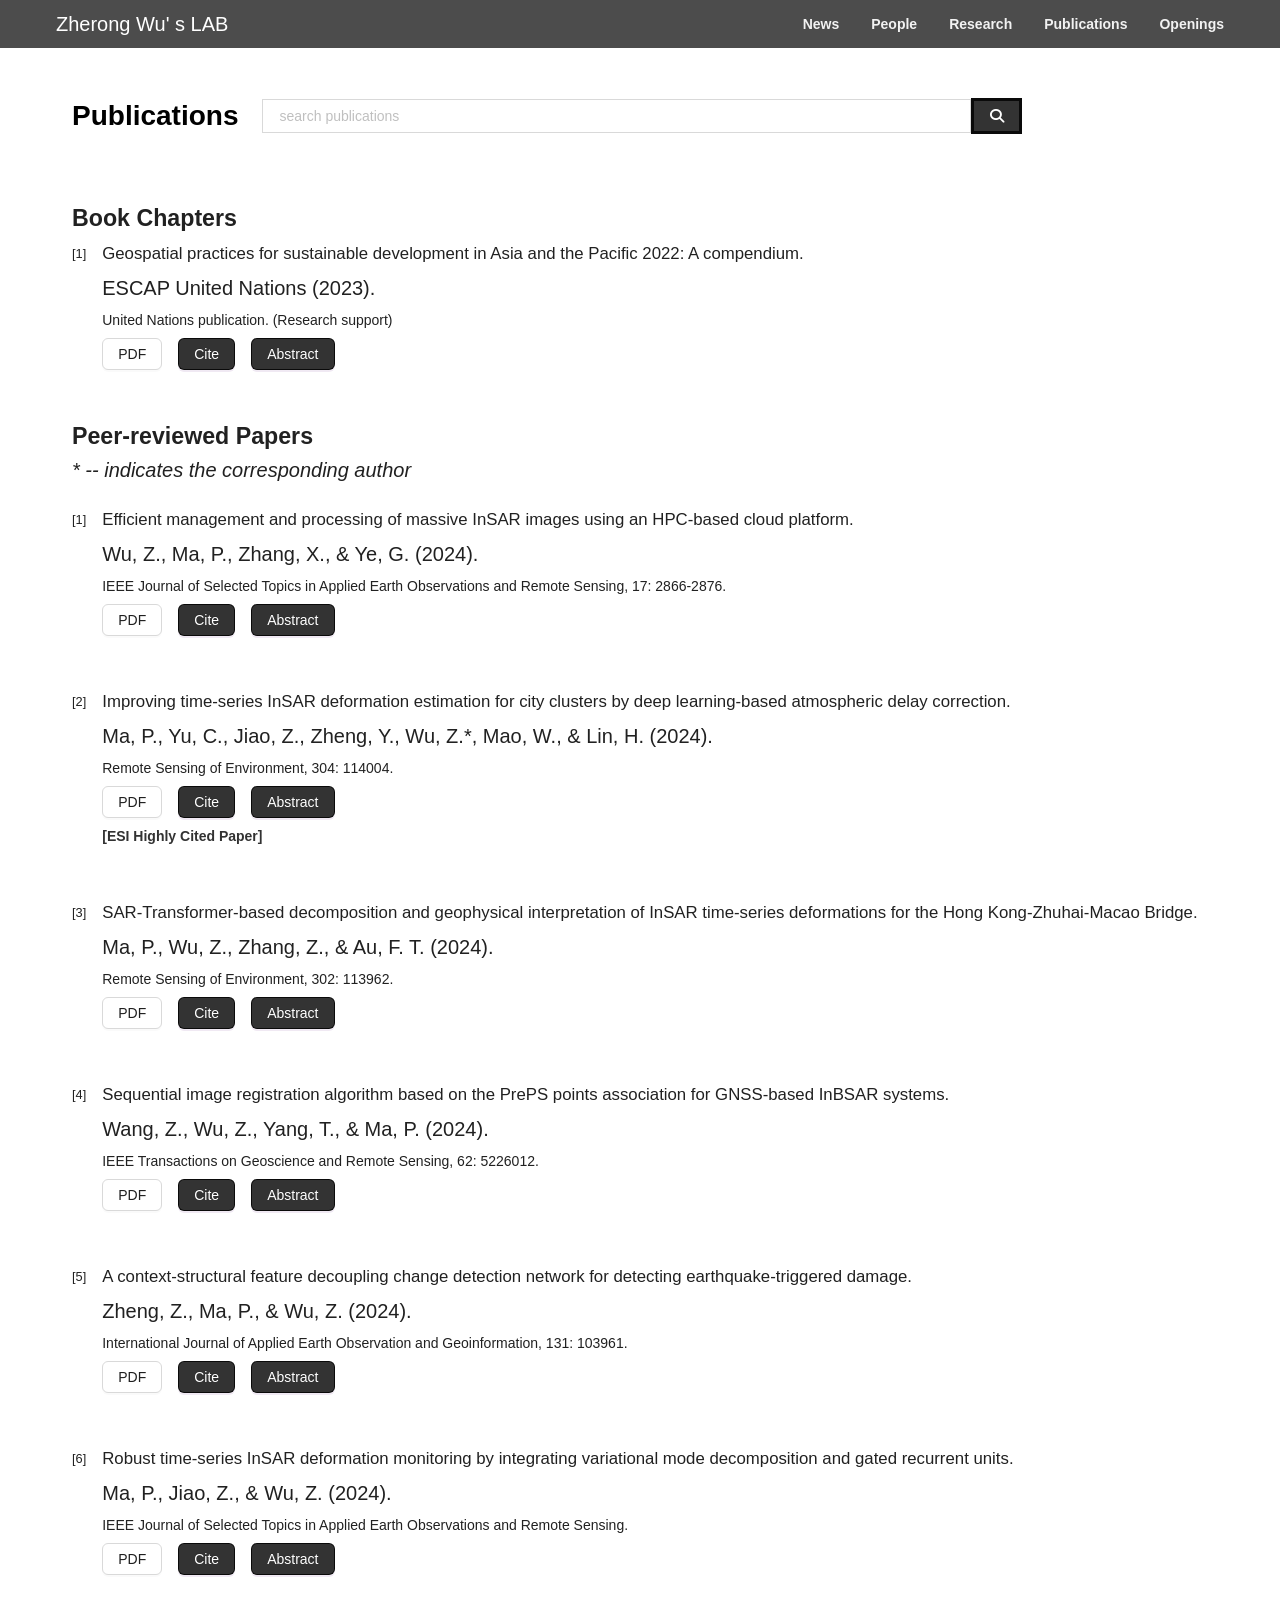
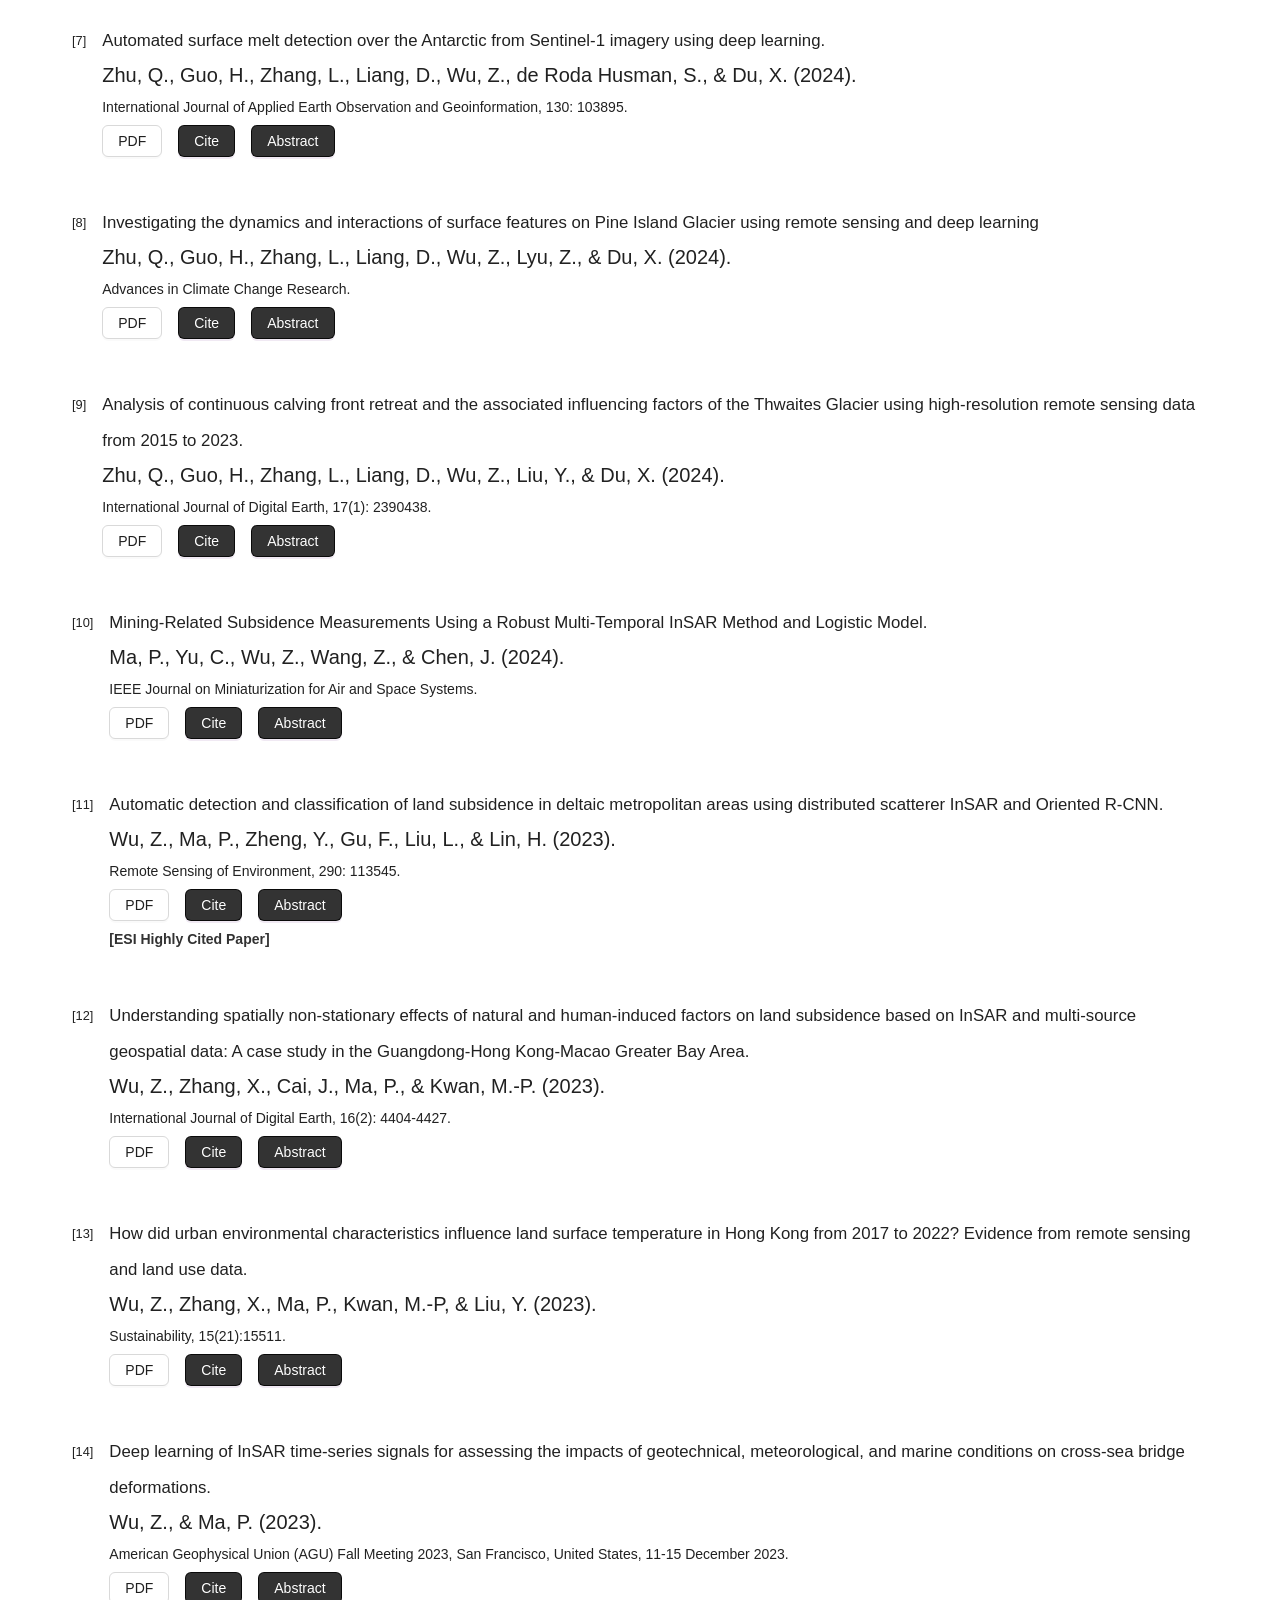
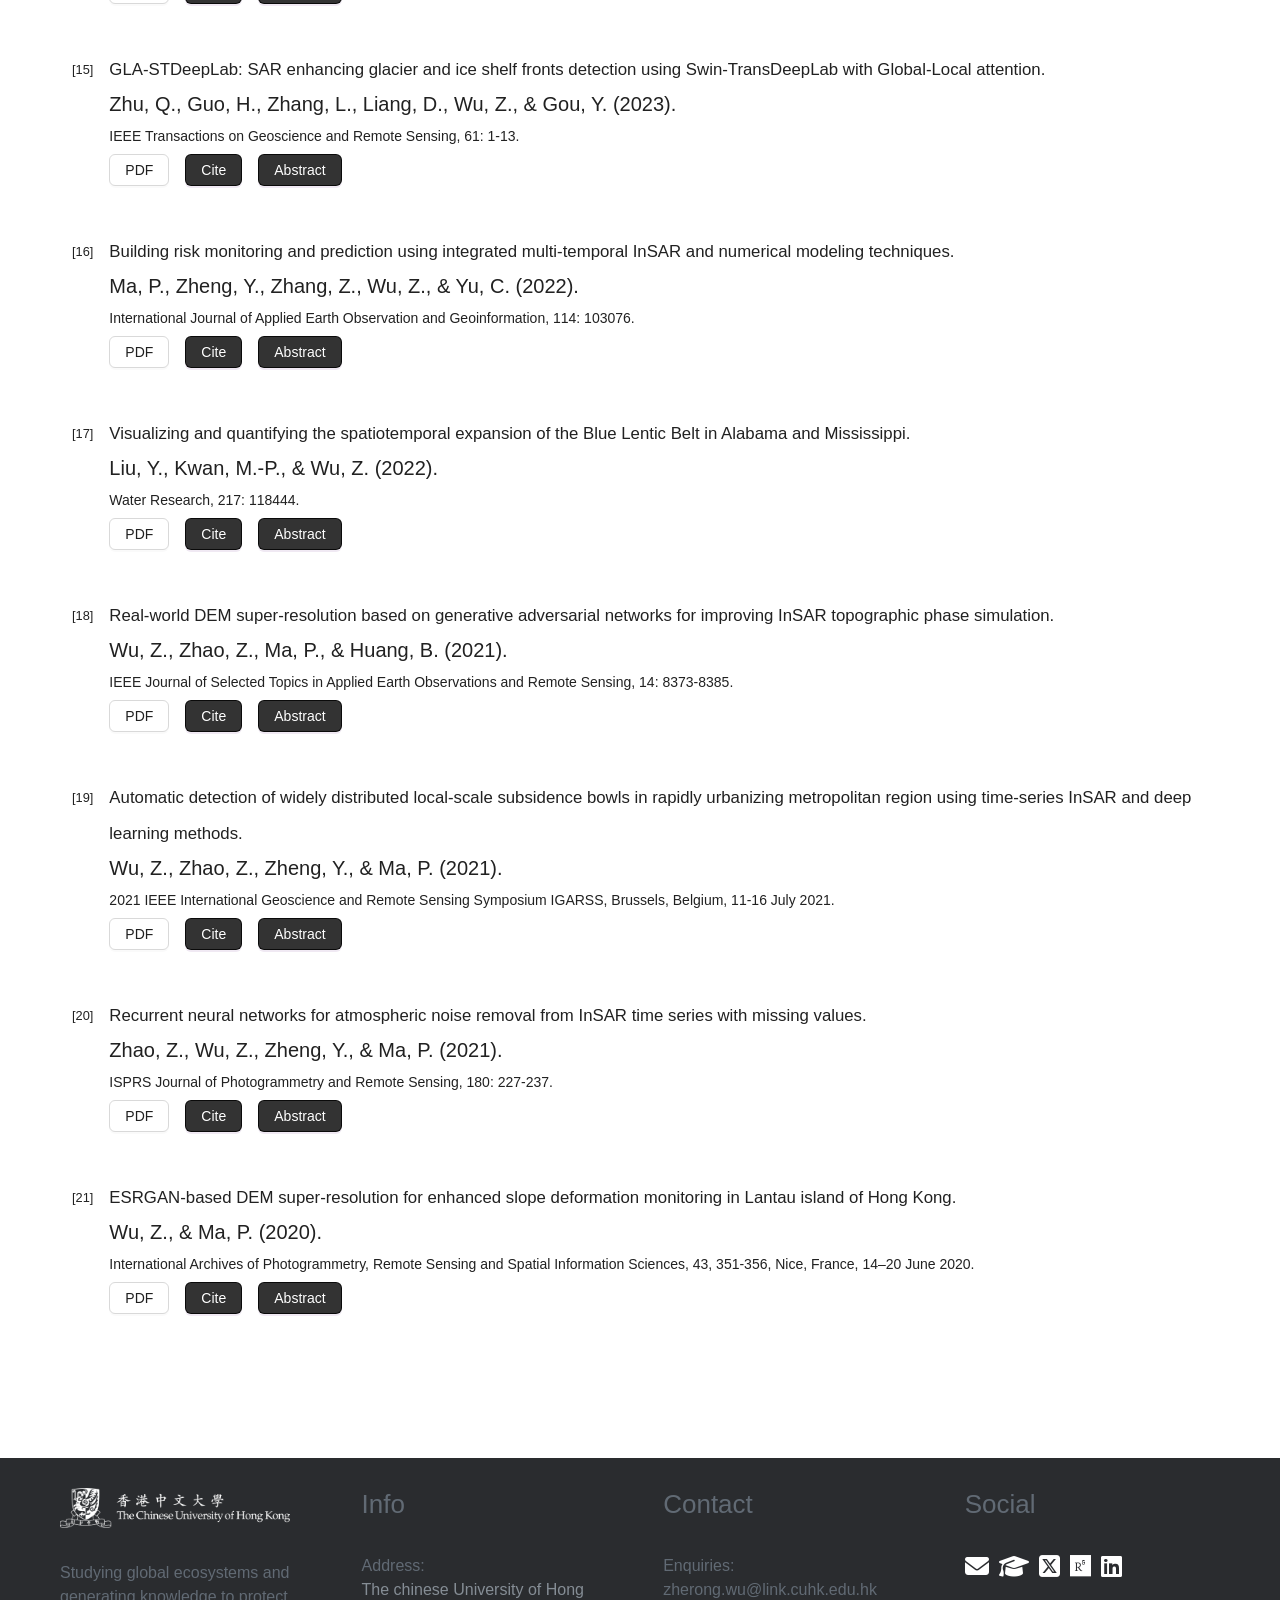
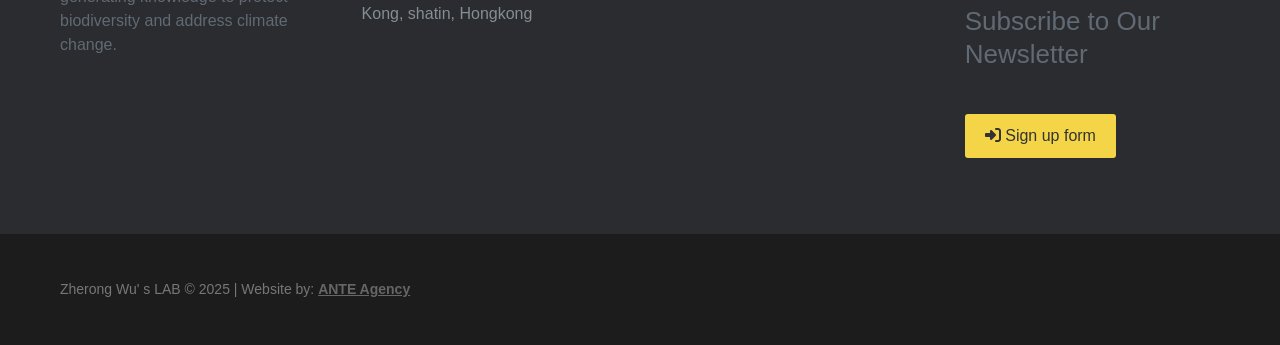
<file: publications.html>
<!DOCTYPE html>
<html lang="en">

<head>
    <meta charset="UTF-8">
    <meta name="viewport" content="width=device-width, initial-scale=1.0">
    <title>Science</title>
    <link rel="stylesheet" href="css/all.css">
    <link rel="stylesheet" href="css/common.css">
    <link rel="stylesheet" href="css/publications.css">
</head>


<body>
    <nav class="navbar">
        <div class="wrapper">
            <div class="content">
                <div class="logo">
                    <a href="index.html">
                        <h1 class="logo">Zherong Wu' s LAB</h1>
                    </a>
                </div>
                <button class="menu">
                    <span></span>
                    <span></span>
                    <span></span>
                </button>
                <ul class="nav">
                    <li><a href="news.html" class="nav-item">News</a>

                    </li>
                    <li>
                        <a href="javascript:void(0)" class="nav-item">People</a>
                        <ul class="sub-nav">
                            <li><a href="people.html">Principle</a></li>
                            <li><a href="members.html">Lab Members</a></li>
                        </ul>
                    </li>
                    <li><a href="research.html" class="nav-item">Research</a></li>
                    <li><a href="publications.html" class="nav-item">Publications</a></li>
                    <li><a href="openings.html" class="nav-item">Openings</a></li>
                </ul>
            </div>
        </div>
    </nav>

    <section class="publications">
        <div class="wrapper">
            <div class="header">
                <h2>Publications</h2>
                <div class="filters">
                    <div class="search">
                        <input type="text" placeholder="search publications">
                        <button><i class="fa-solid fa-magnifying-glass"></i></button>
                    </div>
                </div>
            </div>

            <div class="list">
                <h2 class="category">Book Chapters</h2>
                <div class="item">
                    <div class="index">[1]</div>
                    <div class="content">
                        <h3>Geospatial practices for sustainable development in Asia and the Pacific 2022: A compendium.
                        </h3>
                        <div class="authors">ESCAP United Nations (2023).</div>
                        <div class="journal">United Nations publication. (Research support)</div>
                        <div class="actions">
                            <a href="https://www.unescap.org/kp/2022/geospatial-practices-sustainable-development-south-east-asia-2022-compendium"
                                target="_blank">PDF</a>
                            <a href="#" class="ant-btn css-1hpyova ant-btn-primary primary cite-btn"
                                data-content="@book{escap2022geospatial,<br>
                                    title={Geospatial practices for sustainable development in Asia and the Pacific 2022: a compendium},<br>
                                    author={ESCAP, UN},<br>
                                    year={2022},<br>
                                    publisher={United Nations}<br>
                                  }">Cite</a>
                            <a href="#" class="ant-btn css-1hpyova ant-btn-primary primary abstract-btn"
                                data-content="The Geospatial Practices for Sustainable Development in South-East Asia 2022: A Compendium is a biennial publication series produced under the Asia-Pacific Plan of Action on Space Applications for Sustainable Development (2018–2030). This 2022 edition of the Compendium documents over 60 good practices of using and applying geospatial information in the public sector, from across several countries in the South-East Asia, giving readers a comprehensive overview of how different space-based applications and methodologies have been used across the six priority thematic areas: (a) disaster risk reduction and resilience; (b) management of natural resources; (c) connectivity; (d) social development; (e) energy; and (f) climate change. The compelling practices that are selected, demonstrate the innovative and unique uses of space applications, and which provide clear benefits for users. The prime examples are further analysed from the lens of making geospatial information available, accessible, affordable and actionable. The depth and range of geospatial practices, featured in this Compendium, are proof of the steady progress that countries in South-East Asia are making towards implementing the Plan of Action on Space Applications for Sustainable Development in Asia and the Pacific (2018–2030) to advance progress on the Sustainable Development Goals. It comprises 188 actions and all are designed to contribute significantly to 37 targets of 14 of the Sustainable Development Goals. The Compendium concludes with five policy recommendations for consideration by countries in this region to accelerate the implementation of the Phase II of the Plan of Action with “Space+ for our Earth and future” as its guiding theme. Space+ leverages the strong potential of innovative digital applications that the integrated use of emerging technologies, brought by the fourth industrial revolution, offers for achieving the Sustainable Development Goals in conjunction with multi-sectoral user engagement; effective management of data and information; and enhanced partnerships.">Abstract</a>
                        </div>
                    </div>
                </div>

                <h2 class="category">Peer-reviewed Papers</h2>
                <p class="note">* -- indicates the corresponding author</p>
                <div class="item">
                    <div class="index">[1]</div>
                    <div class="content">
                        <h3>Efficient management and processing of massive InSAR images using an HPC-based cloud
                            platform.</h3>
                        <div class="authors">Wu, Z., Ma, P., Zhang, X., & Ye, G. (2024).</div>
                        <div class="journal">IEEE Journal of Selected Topics in Applied Earth Observations and
                            Remote Sensing, 17: 2866-2876.</div>
                        <div class="actions">
                            <a href="https://ieeexplore.ieee.org/document/10381745" target="_blank">PDF</a>
                            <a href="#" class="ant-btn css-1hpyova ant-btn-primary primary cite-btn"
                                data-content="@article{wu2024efficient,<br>
                                    title={Efficient Management and Processing of Massive InSAR Images Using an HPC-Based Cloud Platform},<br>
                                    author={Wu, Zherong and Ma, Peifeng and Zhang, Xinyang and Ye, Guangen},<br>
                                    journal={IEEE Journal of Selected Topics in Applied Earth Observations and Remote Sensing},<br>
                                    year={2024},<br>
                                    publisher={IEEE}<br>
                                  }">Cite</a>
                            <a href="#" class="ant-btn css-1hpyova ant-btn-primary primary abstract-btn"
                                data-content="Significant progress has occurred in interferometric synthetic aperture radar (InSAR), emerging as a crucial technique for monitoring surface deformation. This evolution is attributed to expanded synthetic aperture radar (SAR) data availability and improved data quality. However, effectively managing and processing SAR big data presents substantial challenges for algorithms and pipelines, especially in large-scale contexts. In this article, we introduce a parallel time-series InSAR processing platform that leverages high-performance computing (HPC) clusters for efficiently managing and processing large-scale SAR data and incorporates graphics processing unit (GPU) acceleration to significantly enhance the speed and efficiency of specific InSAR processing algorithms. Our approach encompasses high-quality data compression, integration of classic InSAR models, and the introduction of a robust distributed scatterer InSAR method for time-series processing. The platform efficiently handles massive data, featuring a parallel optimization tool for acceleration. In addition, it provides web-based two-dimensional (2-D) result visualization and 3-D outcome representation for comprehensive user understanding. To illustrate our platform's capabilities, we applied it to 40 Sentinel-1 SAR data scenes from Tibet (2017–2019). Our data compression technique notably reduces data size, reducing mask data by 87.5% and coherence data to 25% of its original size. Leveraging HPC and GPU, we achieved a 50% reduction in registration computation time. This study offers valuable insights and a comprehensive platform for InSAR practitioners, facilitating calculations and enhancing comprehension of surface deformation processes. Our system's improved processing efficiency, coupled with a variety of InSAR methods, makes it an alternative choice for InSAR data handling and analysis.">Abstract</a>
                        </div>
                    </div>
                </div>
                <div class="item">
                    <div class="index">[2]</div>
                    <div class="content">
                        <h3>Improving time-series InSAR deformation estimation for city clusters by deep
                            learning-based atmospheric delay correction.</h3>
                        <div class="authors">Ma, P., Yu, C., Jiao, Z., Zheng, Y., Wu, Z.*, Mao, W., & Lin, H.
                            (2024).</div>
                        <div class="journal">Remote Sensing of Environment, 304: 114004.</div>
                        <div class="actions">
                            <a href="https://doi.org/10.1016/j.rse.2024.114004" target="_blank">PDF</a>
                            <a href="#" class="ant-btn css-1hpyova ant-btn-primary primary cite-btn"
                                data-content="@article{ma2024improving,<br>
                                    title={Improving time-series InSAR deformation estimation for city clusters by deep learning-based atmospheric delay correction},<br>
                                    author={Ma, Peifeng and Yu, Chang and Jiao, Zeyu and Zheng, Yi and Wu, Zherong and Mao, Wenfei and Lin, Hui},<br>
                                    journal={Remote Sensing of Environment},<br>
                                    volume={304},<br>
                                    pages={114004},<br>
                                    year={2024},<br>
                                    publisher={Elsevier}<br>
                                  }">Cite</a>
                            <a href="#" class="ant-btn css-1hpyova ant-btn-primary primary abstract-btn"
                                data-content="Atmospheric delay (AD) is the main source of error in time-series interferometric synthetic aperture radar (InSAR) deformation estimation over large areas. In this study, we propose a bidirectional gated recurrent unit (BiGRU) model to correct random and seasonal ADs adaptively. The BiGRU model decomposes InSAR time-series measurements into non-seasonal and seasonal components by adopting a branched network structure and extracting component-wise features separately. To remove seasonal ADs and meanwhile preserve true seasonal deformation, a dense and fully connected layer with weighted feature learning was designed. Five typical time-series deformation patterns were simulated for model training, and its robustness was evaluated using synthetic data. We applied the trained model to two city clusters in China (Guangdong and Jiangxi-Hunan) using 178 Sentinle-1 images. The results showed that BiGRU with moderate Generic Atmospheric Correction Online Service (GACOS) and spatiotemporal filtering (pGA_Fi_BiGRU) reduced the standard deviation of InSAR time-series measurements by 64.3% in the Guangdong region and by 53.5% in the Jiangxi-Hunan region compared with the raw data. Compared with the traditional combined GACOS and spatiotemporal filtering processing methods, the pGA_Fi_BiGRU improved the AD reduction performance by 4.7% and by 8.5% in Guangdong and Jiangxi-Hunan, respectively. The InSAR time-series deformation after pGA_Fi_BiGRU processing removed residual ADs and preserved true deformation, which agreed well with the geodetic leveling and Global Navigation Satellite System data. The first overall subsidence velocity of the Irrawaddy Delta city cluster in Myanmar was then mapped, followed by time-series deformation estimation using pGA_Fi_BiGRU. Representative time-series deformation due to groundwater extraction, coastal erosion, and accretion were properly derived, suggesting that the proposed model can be generalized to other city clusters with different atmospheric noise and geophysical dynamics.">Abstract</a>
                        </div>
                        <div class="award">[ESI Highly Cited Paper]</div>
                    </div>
                </div>
                <div class="item">
                    <div class="index">[3]</div>
                    <div class="content">
                        <h3>SAR-Transformer-based decomposition and geophysical interpretation of InSAR time-series
                            deformations for the Hong Kong-Zhuhai-Macao Bridge.</h3>
                        <div class="authors">Ma, P., Wu, Z., Zhang, Z., & Au, F. T. (2024).</div>
                        <div class="journal">Remote Sensing of Environment, 302: 113962.</div>
                        <div class="actions">
                            <a href="https://doi.org/10.1016/j.rse.2023.113962" target="_blank">PDF</a>
                            <a href="#" class="ant-btn css-1hpyova ant-btn-primary primary cite-btn"
                                data-content="@article{ma2024sar,<br>
                                    title={SAR-Transformer-based decomposition and geophysical interpretation of InSAR time-series deformations for the Hong Kong-Zhuhai-Macao Bridge},<br>
                                    author={Ma, Peifeng and Wu, Zherong and Zhang, Zhengjia and Au, Francis TK},<br>
                                    journal={Remote Sensing of Environment},<br>
                                    volume={302},<br>
                                    pages={113962},<br>
                                    year={2024},<br>
                                    publisher={Elsevier}<br>
                                  }">Cite</a>
                            <a href="#" class="ant-btn css-1hpyova ant-btn-primary primary abstract-btn"
                                data-content="Time-series interferometric synthetic aperture radar (InSAR) provides a unique tool for measuring large-scale and long-term land surface deformation. Under the assumption of a single linear deformation model in conventional InSAR, it is difficult to quantify and interpret the impacts of multiple environmental factors that presumably induce nonlinear deformations. In this paper, we propose a SAR-Transformer method to decompose InSAR time-series signals into various physics-related components and apply the method to evaluate the deformation of the world's longest cross-sea bridge, the Hong Kong-Zhuhai-Macao Bridge (HZMB). We first developed an improved bridge geometry-based InSAR network to monitor the deformation of the HZMB using Sentinel-1 and COSMO-SkyMed images from 2019 to 2022, which were validated using the leveling and GPS data. The SAR-Transformer model was trained using synthetic InSAR time-series samples and applied to decompose the monitored InSAR measurements. Compared with that of conventional curve-fitting and seasonal-trend decomposition using LOESS, SAR-Transformer reduced the mean absolute error at least by 58.32% and mean absolute percentage error at least by 8.84% for time-series signal reconstruction. We evaluated the decomposed patterns according to the geotechnical, meteorological, and marine processes, and found that: 1) Seasonal thermal expansion owing to temperature changes was significant in all parts of the bridge, and deflection due to concrete shrinkage and creep was observed on cable-stayed bridges. 2) The artificial islands experienced evident ground subsidence with a decelerating trend. In particular, the newly adopted non-dredged reclamation method resulted in a lower decelerated settlement than that of fully-dredged reclamation areas. 3) The seawall showed linear horizontal movement from the outward stretching of the reclaimed soil consolidation and periodic displacement related to sea tidal loading. Furthermore, typhoons and coastal earthquakes had limited effects on the permanent movement of the bridge. These results improve the understanding of the interactions between artificial super-infrastructures and environmental factors, and provide valuable guidelines for the maintenance and management of the HZMB.">Abstract</a>
                        </div>
                    </div>
                </div>

                <div class="item">
                    <div class="index">[4]</div>
                    <div class="content">
                        <h3>Sequential image registration algorithm based on the PrePS points association for
                            GNSS-based InBSAR systems.</h3>
                        <div class="authors">Wang, Z., Wu, Z., Yang, T., & Ma, P. (2024).</div>
                        <div class="journal">IEEE Transactions on Geoscience and Remote Sensing, 62: 5226012.</div>
                        <div class="actions">
                            <a href="https://ieeexplore.ieee.org/document/10735247" target="_blank">PDF</a>
                            <a href="#" class="ant-btn css-1hpyova ant-btn-primary primary cite-btn"
                                data-content="@article{wang2024sequential,<br>
                                    title={Sequential Image Registration Algorithm Based on the PrePS Points Association for GNSS-based InBSAR Systems},<br>
                                    author={Wang, Zhanze and Wu, Zherong and Yang, Taoli and Ma, Peifeng},<br>
                                    journal={IEEE Transactions on Geoscience and Remote Sensing},<br>
                                    year={2024},<br>
                                    publisher={IEEE}<br>
                                  }">Cite</a>
                            <a href="#" class="ant-btn css-1hpyova ant-btn-primary primary abstract-btn"
                                data-content="Global navigation satellite system-based bistatic synthetic aperture radar interferometry (GNSS-based InBSAR) suffers from low image resolution, low signal-to-noise ratio (SNR), and accumulated satellite baselines because navigation satellites are used as transmitters. Therefore, traditional texture-based and leader image fixed image registration and persistent scatterer (PS) point selection algorithms cannot be adopted. In this article, a sequential image registration algorithm is proposed based on the preselected PS (prePS) point association for GNSS-based InBSAR systems. First, the prePS points are selected based on the coherence coefficient between theoretical and actual resolution cells. Then, image registration is achieved through prePS point association and subresolution offset estimation, and sequential registration is adopted to replace traditional leader image fixed registration. Finally, PS point selection and interferometric phase extraction are implemented based on the analysis of the resolution cells. Raw data from BeiDou navigation satellites are used to indicate the effectiveness of the proposed algorithm in GNSS-based InBSAR.">Abstract</a>
                        </div>
                    </div>
                </div>

                <div class="item">
                    <div class="index">[5]</div>
                    <div class="content">
                        <h3>A context-structural feature decoupling change detection network for detecting
                            earthquake-triggered damage.</h3>
                        <div class="authors">Zheng, Z., Ma, P., & Wu, Z. (2024).</div>
                        <div class="journal">International Journal of Applied Earth Observation and Geoinformation,
                            131: 103961.</div>
                        <div class="actions">
                            <a href="https://doi.org/10.1016/j.jag.2024.103961" target="_blank">PDF</a>
                            <a href="#" class="ant-btn css-1hpyova ant-btn-primary primary cite-btn"
                                data-content="@article{zheng2024context,<br>
                                    title={A context-structural feature decoupling change detection network for detecting earthquake-triggered damage},<br>
                                    author={Zheng, Zhi and Ma, Peifeng and Wu, Zherong},<br>
                                    journal={International Journal of Applied Earth Observation and Geoinformation},<br>
                                    volume={131},<br>
                                    pages={103961},<br>
                                    year={2024},<br>
                                    publisher={Elsevier}<br>
                                  }">Cite</a>
                            <a href="#" class="ant-btn css-1hpyova ant-btn-primary primary abstract-btn"
                                data-content="Identifying damaged areas after earthquakes is essential for emergency rescue and rebuilding efforts. Remote sensing image change detection can facilitate these tasks by analyzing features differences between bitemporal/multi-temporal optical images. However, the existing methods still face challenges due to the unpredictable timing, locations, and magnitudes of earthquakes. Firstly, the spectral features of optical images vary over time, making it difficult to differentiate actual damage from areas appearing damaged due to spectral noise. Secondly, variations in earthquake characteristics can cause different types and scales of damage, from individual buildings in urban areas to extensive landslides in mountain areas. Overcoming these variations to establish capabilities for detecting multiple types of damage is also critical. To tackle these challenges, this study introduces a change detection network based on the decoupling of context-structural features (referred to as CSDNet). CSDNet uses a CNN-transformer architecture and decouples image features into structural and context branches through a feature difference extractor. Subsequently, the structural branch extracts reliable features through multi-scale consistency feature fusion, ensuring robust damage detection across multiple scales. Context branch facilitates long-range supervision and reduces the impacts of pseudo-changes through partial feature exchange between bitemporal images. Furthermore, to enhance CSDNet’s adaptability across different scenarios and explore CSDNet’s potential for solving multiple tasks within a unified framework, an adaptive module has been designed to dynamically fuse structural and context features. Experiments were conducted on two representative tasks: individual building damage with partial rebuilding and large-scale landslides, to investigate CSDNet’s capabilities. As a result, CSDNet achieved F1-Scores of 92.2% and 90.2% on the two tasks respectively, indicating the effectiveness of CSDNet.">Abstract</a>
                        </div>
                    </div>
                </div>

                <div class="item">
                    <div class="index">[6]</div>
                    <div class="content">
                        <h3>Robust time-series InSAR deformation monitoring by integrating variational mode
                            decomposition and gated recurrent units.</h3>
                        <div class="authors">Ma, P., Jiao, Z., & Wu, Z. (2024).</div>
                        <div class="journal">IEEE Journal of Selected Topics in Applied Earth Observations and
                            Remote Sensing.</div>
                        <div class="actions">
                            <a href="https://ieeexplore.ieee.org/document/10595127" target="_blank">PDF</a>
                            <a href="#" class="ant-btn css-1hpyova ant-btn-primary primary cite-btn"
                                data-content="@article{ma2024robust,<br>
                                    title={Robust time-series InSAR deformation monitoring by integrating variational mode decomposition and gated recurrent units},<br>
                                    author={Ma, Peifeng and Jiao, Zeyu and Wu, Zherong},<br>
                                    journal={IEEE Journal of Selected Topics in Applied Earth Observations and Remote Sensing},<br>
                                    year={2024},<br>
                                    publisher={IEEE}<br>
                                  }">Cite</a>
                            <a href="#" class="ant-btn css-1hpyova ant-btn-primary primary abstract-btn"
                                data-content="Continuous and large-scale surface deformation monitoring is critical for the comprehension of natural hazards and environmental changes. This can be facilitated by time-series interferometric synthetic aperture radar (TS-InSAR), which provides unprecedented spatial and temporal resolution. However, the original TS-InSAR measurements, being a superposition of trend, seasonal, and noise signals, often suffer from outlier and annual seasonal variations due to the influences of atmospheric delay, especially in coastal and mountainous areas, resulting in skewed monitoring if neglected. To address these issues, an integration method of variational mode decomposition and gated recurrent unit (VMD-GRU) is proposed in this study to enhance the robustness of continuous large-scale surface deformation monitoring. The VMD decomposes low-frequency trend, specific-frequency seasonal, and high-frequency noise components from the original TS-InSAR data via frequency-domain variational optimization first. Then, by eliminating the seasonal component decomposed by VMD from the original time series, the time series is reconstructed, effectively removing the influence of annual seasonal variations. Subsequently, GRU is utilized to further eradicate noise from the reconstructed time series, mitigating the influence of outliers and noise, thereby yielding a trend component that intuitively reflects surface deformation. Experiments on physical-based synthetic and real-world datasets demonstrate that the proposed VMD-GRU outperforms the existing methods. By introducing the frequency priors, the proposed method significantly enhances the robustness and accuracy of continuous large-scale surface deformation monitoring, providing a more reliable understanding of natural hazards and environmental changes.">Abstract</a>
                        </div>
                    </div>
                </div>

                <div class="item">
                    <div class="index">[7]</div>
                    <div class="content">
                        <h3>Automated surface melt detection over the Antarctic from Sentinel-1 imagery using deep
                            learning.</h3>
                        <div class="authors">Zhu, Q., Guo, H., Zhang, L., Liang, D., Wu, Z., de Roda Husman, S., &
                            Du, X. (2024).</div>
                        <div class="journal">International Journal of Applied Earth Observation and Geoinformation,
                            130: 103895.</div>
                        <div class="actions">
                            <a href="https://doi.org/10.1016/j.jag.2024.103895" target="_blank">PDF</a>
                            <a href="#" class="ant-btn css-1hpyova ant-btn-primary primary cite-btn"
                                data-content="@article{zhu2024automated,<br>
                                    title={Automated surface melt detection over the Antarctic from Sentinel-1 imagery using deep learning},<br>
                                    author={Zhu, Qi and Guo, Huadong and Zhang, Lu and Liang, Dong and Wu, Zherong and de Roda Husman, Sophie and Du, Xiaobing},<br>
                                    journal={International Journal of Applied Earth Observation and Geoinformation},<br>
                                    volume={130},<br>
                                    pages={103895},<br>
                                    year={2024},<br>
                                    publisher={Elsevier}<br>
                                  }">Cite</a>
                            <a href="#" class="ant-btn css-1hpyova ant-btn-primary primary abstract-btn"
                                data-content="Surface melt plays a vital role in impacting the polar mass balance and global sea level rise. Over the past decades, synthetic aperture radar (SAR) imagery has garnered considerable attention due to its capacity to provide high-precision and long-term information. However, the traditional SAR-based large-scale surface melt detection methods utilizing co-orbit normalization predominantly depend on reference images and the precise spatial registration to mitigate geometric distortions arising from diverse incidence angles. Consequently, both the absence of reference imagery and the movement of ice sheets and shelves present challenges to the method. In this study, we address this issue by developing a reference-free deep learning network integrating the Convolutional Block Attention Module (CBAM) into DeepLabv3+ to automatically detect surface melt and establishing the surface melt dataset based on multi-temporal Sentinel-1 SAR imagery, encompassing diverse surface conditions of the Antarctic. Our model achieves an accuracy of 95.67%, surpassing the reference-based method and an advanced deep learning-based approach by 4.23% and 4.67%, respectively. Moreover, compared to 500 m resolution UMelt product and the kilometer-level results obtained from Advanced Scatterometer (ASCAT) and Special Sensor Microwave Imager Sounder (SSMIS), our model demonstrates the capability to accurately capture the small-scale melting patterns of ice shelves with a higher spatial resolution of 40 m. Notably, our findings underscore the dispensability of reference imagery in traditional methods through the formidable information extraction capabilities of deep learning. We finally applied the proposed method to extract and analyze the spatiotemporal characteristics of surface melt on the Larsen C Ice Shelf during the 2019/2020 period. The corresponding code of this study is at https://github.com/Tangyu35/Surface-melt-detection">Abstract</a>
                        </div>
                    </div>
                </div>

                <div class="item">
                    <div class="index">[8]</div>
                    <div class="content">
                        <h3>Investigating the dynamics and interactions of surface features on Pine Island Glacier using remote sensing and deep learning
                        </h3>
                        <div class="authors">Zhu, Q., Guo, H., Zhang, L., Liang, D., Wu, Z., Lyu, Z., & Du, X.
                            (2024).</div>
                        <div class="journal">Advances in Climate Change Research.</div>
                        <div class="actions">
                            <a href="https://doi.org/10.1016/j.accre.2024.07.011" target="_blank">PDF</a>
                            <a href="#" class="ant-btn css-1hpyova ant-btn-primary primary cite-btn"
                                data-content="@article{zhu2024investigating,<br>
                                    title={Investigating the dynamics and interactions of surface features on Pine Island Glacier using remote sensing and deep learning},<br>
                                    author={Zhu, Qi and Guo, Hua-Dong and Zhang, Lu and Liang, Dong and Wu, Zhe-Rong and Lyu, Zhuo-Ran and Du, Xiao-Bing},<br>
                                    journal={Advances in Climate Change Research},<br>
                                    volume={15},<br>
                                    number={4},<br>
                                    pages={609--622},<br>
                                    year={2024},<br>
                                    publisher={Elsevier}<br>
                                  }">Cite</a>
                            <a href="#" class="ant-btn css-1hpyova ant-btn-primary primary abstract-btn"
                                data-content="Pine Island Glacier (PIG), the largest glacier in the Amundsen Sea Embayment of West Antarctica, has contributed to over a quarter of the observed sea level rise around Antarctica. In recent years, multiple observations have confirmed its continuous retreat, ice flow acceleration and profound surface melt. Understanding these changes is crucial for accurately monitoring ice mass discharge and future Antarctic contributions to sea level rise. Therefore, it is essential to investigate the complex interactions between these variables to comprehend how they collectively affect the overall stability of the intricate PIG system. In this study, we utilized high-resolution remote sensing data and deep learning method to detect and analyze the spatio-temporal variations of surface melt, ice shelf calving, and ice flow velocity of the PIG from 2015 to 2023. We explored the correlations among these factors to understand their long-term impacts on the glacier's stability. Our findings reveal a retreat of 26.3 km and a mass loss of 1001.6 km2 during 2015–2023. Notably, extensive surface melting was observed, particularly in the 2016/2017 and 2019/2020 melting seasons. Satellite data vividly illustrate prolonged and intense melting periods, correlating with a significant retreat in the glacier's terminus position in 2019/2020. Furthermore, the comprehensive analysis of surface melting and the cumulative retreat of the ice shelf from 2017 to 2020 on the PIG shows a temporal relationship with subsequent significant changes in ice flow velocity, ranging from 10.9 to 12.2 m d−1, with an average acceleration rate of 12%. These empirical findings elucidate the intricate relationship among surface melt, ice flow velocity, and consequential glacier dynamics. A profound understanding of these interrelationships holds paramount importance in glacier dynamic changes and modeling, providing invaluable insights into potential glacier responses to global climate change.">Abstract</a>
                        </div>
                    </div>
                </div>

                <div class="item">
                    <div class="index">[9]</div>
                    <div class="content">
                        <h3>Analysis of continuous calving front retreat and the associated influencing factors of
                            the Thwaites Glacier using high-resolution remote sensing data from 2015 to 2023.</h3>
                        <div class="authors">Zhu, Q., Guo, H., Zhang, L., Liang, D., Wu, Z., Liu, Y., & Du, X.
                            (2024).</div>
                        <div class="journal">International Journal of Digital Earth, 17(1): 2390438.</div>
                        <div class="actions">
                            <a href="https://doi.org/10.1080/17538947.2024.2390438" target="_blank">PDF</a>
                            <a href="#" class="ant-btn css-1hpyova ant-btn-primary primary cite-btn"
                                data-content="@article{zhu2024analysis,<br>
                                    title={Analysis of continuous calving front retreat and the associated influencing factors of the Thwaites Glacier using high-resolution remote sensing data from 2015 to 2023},<br>
                                    author={Zhu, Qi and Guo, Huadong and Zhang, Lu and Liang, Dong and Wu, Zherong and Liu, Yiming and Dou, Xinyu and Du, Xiaobing},<br>
                                    journal={International Journal of Digital Earth},<br>
                                    volume={17},<br>
                                    number={1},<br>
                                    pages={2390438},<br>
                                    year={2024},<br>
                                    publisher={Taylor \& Francis}<br>
                                  }">Cite</a>
                            <a href="#" class="ant-btn css-1hpyova ant-btn-primary primary abstract-btn"
                                data-content="The Thwaites Glacier (TG), accounting for four percent of present-day sea-level rise, has been confirmed with the irreversible retreat and thinning. Consequently, understanding the continuous calving front retreat within the TG is pivotal for accurately monitoring glacier dynamics and future Antarctic impact on global climate change. In this study, based on the novel deep learning method for calving front delineation and the surface melt detection framework, we utilized high-resolution remote sensing data from 2015 to 2023 to analyze continuous calving retreat and the associated influencing factors including surface melt, and ice velocity of the TG. Our findings reveal a retreat of 18.0 km and a mass loss of 226.4km2. Satellite data illustrate prolonged and intense melting periods in the 2016/2017 melting season, correlating with a significant retreat in the glacier's terminus position in early 2017. We also demonstrate that the ice flow velocity on the near the pinning point remains consistently slow and stable (from 0.5 to 1.8 m/day) from 2015 to 2023, while the Thwaites West Ice Tongue (TWIT) undergoes pronounced dynamic variations characterized with higher ice velocities and frequent frontal fluctuations (from 11.4 to 15.7 m/day), subsequently accelerating the calving of the TG. We believe a profound understanding of these interrelationships holds paramount importance in glacier dynamic changes and modeling, providing invaluable insights into potential glacier responses to global climate change and the implementation of SDG13 (Climate Action).">Abstract</a>
                        </div>
                    </div>
                </div>

                <div class="item">
                    <div class="index">[10]</div>
                    <div class="content">
                        <h3>Mining-Related Subsidence Measurements Using a Robust Multi-Temporal InSAR Method and
                            Logistic Model.</h3>
                        <div class="authors">Ma, P., Yu, C., Wu, Z., Wang, Z., & Chen, J. (2024).</div>
                        <div class="journal">IEEE Journal on Miniaturization for Air and Space Systems.</div>
                        <div class="actions">
                            <a href="https://ieeexplore.ieee.org/document/10479207" target="_blank">PDF</a>
                            <a href="#" class="ant-btn css-1hpyova ant-btn-primary primary cite-btn"
                                data-content="@article{ma2024mining,<br>
                                    title={Mining-Related Subsidence Measurements Using a Robust Multi-Temporal InSAR Method and Logistic Model},<br>
                                    author={Ma, Peifeng and Yu, Chang and Wu, Zherong and Wang, Zhanze and Chen, Jiehong},<br>
                                    journal={IEEE Journal on Miniaturization for Air and Space Systems},<br>
                                    year={2024},<br>
                                    publisher={IEEE}<br>
                                  }">Cite</a>
                            <a href="#" class="ant-btn css-1hpyova ant-btn-primary primary abstract-btn"
                                data-content="Ground subsidence is a representative geohazard in mining areas that threatens human safety and infrastructure. Interferometric synthetic aperture radar (InSAR) was used to measure ground subsidence related to mining activities. However, mining areas are often subjected to severe temporal and geometric decorrelation problems, resulting in sparse persistent scatterers (PSs) and lower measurement accuracy. To improve deformation measurements, a robust multitemporal InSAR (MT-InSAR) method that jointly detects PS and distributed scatterers (DSs) in a two-tier network was utilized here. To solve the mismatch in the traditional linear velocity model, a logistic model was introduced for MT-InSAR processing. Forty-four Sentinel-1A SAR images acquired between 1 January 2020 and 30 June 2021 were used to measure ground subsidence in Zhoutaizi Village, Chengde City, Hebei Province, China, which endured geohazards induced and exacerbated by mining activities. We observed that more measurement points were produced using the logistic model (11 607) compared with the constant velocity model (10 980) in the mining areas with an increase of 5.7%, while the mean value of the standard deviation of the estimated residuals reduced from 1.45 to 1.13 with a decrease of 22%. Results are beneficial for geohazard assessment and management in mining areas.">Abstract</a>
                        </div>
                    </div>
                </div>

                <div class="item">
                    <div class="index">[11]</div>
                    <div class="content">
                        <h3>Automatic detection and classification of land subsidence in deltaic metropolitan areas
                            using distributed scatterer InSAR and Oriented R-CNN.</h3>
                        <div class="authors">Wu, Z., Ma, P., Zheng, Y., Gu, F., Liu, L., & Lin, H. (2023).</div>
                        <div class="journal">Remote Sensing of Environment, 290: 113545.</div>
                        <div class="actions">
                            <a href="https://doi.org/10.1016/j.rse.2023.113545" target="_blank">PDF</a>
                            <a href="#" class="ant-btn css-1hpyova ant-btn-primary primary cite-btn"
                                data-content="@article{wu2023automatic,<br>
                                    title={Automatic detection and classification of land subsidence in deltaic metropolitan areas using distributed scatterer InSAR and Oriented R-CNN},<br>
                                    author={Wu, Zherong and Ma, Peifeng and Zheng, Yi and Gu, Feng and Liu, Lin and Lin, Hui},<br>
                                    journal={Remote Sensing of Environment},<br>
                                    volume={290},<br>
                                    pages={113545},<br>
                                    year={2023},<br>
                                    publisher={Elsevier}<br>
                                  }">Cite</a>
                            <a href="#" class="ant-btn css-1hpyova ant-btn-primary primary abstract-btn"
                                data-content="Multi-temporal interferometric synthetic aperture radar (InSAR) is an effective tool for measuring large-scale land subsidence. However, the measurement points generated by InSAR are too many to be manually analyzed, and automatic subsidence detection and classification methods are still lacking. In this study, we developed an oriented R-CNN deep learning network to automatically detect and classify subsidence bowls using InSAR measurements and multi-source ancillary data. We used 541 Sentinel-1 images acquired during 2015–2021 to map land subsidence of the Guangdong-Hong Kong-Macao Greater Bay Area by resolving persistent and distributed scatterers. Multi-source data related to land subsidence, including geological and lithological, land cover, topographic, and climatic data, were incorporated into deep learning, allowing the local subsidence to be classified into seven categories. The results showed that the oriented R-CNN achieved an average precision (AP) of 0.847 for subsidence detection and a mean AP (mAP) of 0.798 for subsidence classification, which outperformed the other three state-of-the-art methods (Rotated RetinaNet, R3Det, and ReDet). An independent effect analysis showed that incorporating all datasets improved the AP by 11.2% for detection and the mAP by 73.9% for classification, respectively, compared with using InSAR measurements only. Combining InSAR measurements with globally available land cover and digital elevation model data improved the AP for subsidence detection to 0.822, suggesting that our methods can be potentially transferred to other regions, which was further validated this using a new dataset in Shanghai. These results improve the understanding of deltaic subsidence and facilitate geohazard assessment and management for sustainable environments.">Abstract</a>
                        </div>
                        <div class="award">[ESI Highly Cited Paper]</div>
                    </div>
                </div>

                <div class="item">
                    <div class="index">[12]</div>
                    <div class="content">
                        <h3>Understanding spatially non-stationary effects of natural and human-induced factors on
                            land subsidence based on InSAR and multi-source geospatial data: A case study in the
                            Guangdong-Hong Kong-Macao Greater Bay Area.</h3>
                        <div class="authors">Wu, Z., Zhang, X., Cai, J., Ma, P., & Kwan, M.-P. (2023).</div>
                        <div class="journal">International Journal of Digital Earth, 16(2): 4404-4427.</div>
                        <div class="actions">
                            <a href="https://doi.org/10.1080/17538947.2023.2271882" target="_blank">PDF</a>
                            <a href="#" class="ant-btn css-1hpyova ant-btn-primary primary cite-btn"
                                data-content="@article{wu2023understanding,<br>
                                    title={Understanding spatially nonstationary effects of natural and human-induced factors on land subsidence based on multi-temporal InSAR and multi-source geospatial data: a case study in the Guangdong-Hong Kong-Macao Greater Bay Area},<br>
                                    author={Wu, Zherong and Zhang, Xinyang and Cai, Jiannan and Kwan, Mei-Po and Lin, Hui and Ma, Peifeng},<br>
                                    journal={International Journal of Digital Earth},<br>
                                    volume={16},<br>
                                    number={2},<br>
                                    pages={4404--4427},<br>
                                    year={2023},<br>
                                    publisher={Taylor \& Francis}<br>
                                  }">Cite</a>
                            <a href="#" class="ant-btn css-1hpyova ant-btn-primary primary abstract-btn"
                                data-content="Land subsidence, a common geological phenomenon in deltaic regions, poses significant risks to infrastructures, environments, and human lives. Monitoring and understanding land subsidence are crucial for establishing resilient, adaptive, and sustainable environments. In this study, a robust multi-temporal interferometric synthetic aperture radar (MTInSAR) method was employed to monitor land subsidence in the Guangdong-Hong Kong-Macao Greater Bay Area (GBA) using 541 Sentinel-1 SAR images. Spatial auto- and cross-correlation analysis were applied to select the most reasonable explanatory variables from nine candidates in each city of the GBA. City-level geographically weighted regression (GWR) models were then constructed to explore the spatially nonstationary effects of natural and human-induced factors. The findings revealed subsidence velocities ranging from 0 to 83.7 mm/yr in the GBA from 2015 to 2021, with the dominant factors affecting subsidence varying among regions. Natural and human-related factors accounted for 51.13% and 48.87%, respectively. Further analysis of representative subsidence areas highlights the importance of continuous monitoring of ground deformation using MTInSAR, region-specific land subsidence mitigation strategies, and regular maintenance of urban infrastructure. These insights are valuable for policymakers and urban planners in comprehending the complex processes underlying land subsidence and informing decision-making processes for sustainable and resilient urban development.">Abstract</a>
                        </div>
                    </div>
                </div>

                <div class="item">
                    <div class="index">[13]</div>
                    <div class="content">
                        <h3>How did urban environmental characteristics influence land surface temperature in Hong
                            Kong from 2017 to 2022? Evidence from remote sensing and land use data.</h3>
                        <div class="authors">Wu, Z., Zhang, X., Ma, P., Kwan, M.-P, & Liu, Y. (2023).</div>
                        <div class="journal">Sustainability, 15(21):15511.</div>
                        <div class="actions">
                            <a href="https://www.mdpi.com/2071-1050/15/21/15511" target="_blank">PDF</a>
                            <a href="#" class="ant-btn css-1hpyova ant-btn-primary primary cite-btn"
                                data-content="@article{wu2023did,<br>
                                    title={How Did Urban Environmental Characteristics Influence Land Surface Temperature in Hong Kong from 2017 to 2022? Evidence from Remote Sensing and Land Use Data},<br>
                                    author={Wu, Zherong and Zhang, Xinyang and Ma, Peifeng and Kwan, Mei-Po and Liu, Yang},<br>
                                    journal={Sustainability},<br>
                                    volume={15},<br>
                                    number={21},<br>
                                    pages={15511},<br>
                                    year={2023},<br>
                                    publisher={MDPI}<br>
                                  }">Cite</a>
                            <a href="#" class="ant-btn css-1hpyova ant-btn-primary primary abstract-btn"
                                data-content="Urbanization has led to environmental challenges, with the urban heat island effect being a prominent concern. Understanding the influence of urban environmental characteristics (UECs) on land surface temperature (LST) is essential for addressing this issue and promoting sustainable urban development. The spatiotemporal characteristics and influencing factors of LST have been investigated in past studies, but research that explicitly investigates the key factors and long-term spatial relationships affecting LST in city-scale urban areas is limited. Remote sensing techniques provide valuable insights into LST patterns and the relationship between urban environment and temperature dynamics. We utilized Landsat 8 images to derive the LST and six spectral indices from 2017 to 2022 in Hong Kong, a city characterized by high population density and rapid urban growth. We also acquired land use data to reflect Hong Kong’s dynamic urban landscape. The complex interactions between urban environment and LST were analyzed using various analytical techniques, including slope trend analysis, land use change detection, and correlation analysis. Finally, we constructed a random forest model to assess the importance of each environmental characteristic. Our findings provide three key insights for regions experiencing rapid urbanization. First, the LST showed an increasing trend in Hong Kong from 2017 to 2022, with the annual LST rising from 21.13 °C to 23.46 °C. Second, we identify negative relationships between LST and vegetation (−0.49)/water bodies (−0.49) and a positive correlation between LST and built-up areas (0.56) utilizing Pearson’s correlation. Third, the dominant influence of built-up areas was underscored, contributing as much as 53.4% to elevated LST levels, with specific attention to the substantial reclamation activities in Hong Kong. The insights from this study provide valuable guidance for policymakers, urban planners, and environmental researchers to formulate evidence-based strategies to achieve a resilient, livable urban future.">Abstract</a>
                        </div>
                    </div>
                </div>

                <div class="item">
                    <div class="index">[14]</div>
                    <div class="content">
                        <h3>Deep learning of InSAR time-series signals for assessing the impacts of geotechnical,
                            meteorological, and marine conditions on cross-sea bridge deformations.</h3>
                        <div class="authors">Wu, Z., & Ma, P. (2023).</div>
                        <div class="journal">American Geophysical Union (AGU) Fall Meeting 2023, San Francisco,
                            United States, 11-15 December 2023.</div>
                        <div class="actions">
                            <a href="https://scholar.google.com.hk/citations?view_op=view_citation&hl=zh-CN&user=bjYPyj0AAAAJ&sortby=pubdate&citation_for_view=bjYPyj0AAAAJ:eQOLeE2rZwMC"
                                target="_blank">PDF</a>
                                <a href="#" class="ant-btn css-1hpyova ant-btn-primary primary cite-btn"
                                data-content="@inproceedings{wu2023deep,<br>
                                    title={Deep Learning of InSAR Time-series Signals for Assessing the Impacts of Geotechnical, Meteorological, and Marine Conditions on Cross-Sea Bridge Deformations},<br>
                                    author={WU, Zherong and Ma, Peifeng},<br>
                                    booktitle={AGU Fall Meeting Abstracts},<br>
                                    volume={2023},<br>
                                    pages={NH32B--03},<br>
                                    year={2023}<br>
                                  }">Cite</a>
                            <a href="#" class="ant-btn css-1hpyova ant-btn-primary primary abstract-btn"
                                data-content="Time-series interferometric synthetic aperture radar (InSAR) provides a unique tool for measuring large-scale and long-term land surface deformation. Under the assumption of a single linear deformation model in conventional InSAR, it is challenging to quantify and interpret the impacts of multiple environmental factors presumably inducing nonlinear deformations. In this paper, we propose a SAR-Transformer method to decompose InSAR time-series signals into a variety of physics-related components and apply the method to evaluate the deformation of the Hong Kong-Zhuhai-Macao Bridge (HZMB), the world's longest cross-sea bridge. We first developed an improved bridge geometry-based network to monitor the deformation of the HZMB using Sentinel-1 and COSMO-SkyMed images from 2019 to 2022, which was validated using the leveling and GPS data. The SAR-Transformer model was trained using synthetic InSAR time-series samples and applied to decompose the monitored InSAR measurements. Compared with conventional curve-fitting and Seasonal-Trend decomposition using LOESS, SAR-Transformer reduced the mean absolute percentage error by 8.84% for time-series signal reconstruction. We evaluated the decomposed patterns according to the geotechnical, meteorological, and marine processes, and found that: 1) Seasonal thermal expansion owing to temperature changes was significant in all of the bridge parts, and linear deflection due to concrete shrinkage and creep was mainly observed on cable-stayed bridges. 2) The man-made islands experienced evident ground subsidence with a decelerating trend. Particularly, the newly adopted non-dredged reclamation method resulted in a lower decelerated settlement than fully-dredged reclamation areas. 3) The seawall showed linear horizontal movement from the outward stretching of the reclaimed soil consolidation and periodic displacement related to sea tidal loading. In addition, typhoons and coastal earthquakes had limited effects on the permanent movement of the bridge. These results improved the understanding of the interactions between man-made super-infrastructures and environmental factors, and provide valuable guidelines for the maintenance and management of the HZMB.">Abstract</a>
                        </div>
                    </div>
                </div>

                <div class="item">
                    <div class="index">[15]</div>
                    <div class="content">
                        <h3>GLA-STDeepLab: SAR enhancing glacier and ice shelf fronts detection using
                            Swin-TransDeepLab with Global-Local attention.</h3>
                        <div class="authors">Zhu, Q., Guo, H., Zhang, L., Liang, D., Wu, Z., & Gou, Y. (2023).</div>
                        <div class="journal">IEEE Transactions on Geoscience and Remote Sensing, 61: 1-13.</div>
                        <div class="actions">
                            <a href="https://ieeexplore.ieee.org/document/10285497" target="_blank">PDF</a>
                            <a href="#" class="ant-btn css-1hpyova ant-btn-primary primary cite-btn"
                                data-content="@article{zhu2023gla,<br>
                                    title={GLA-STDeepLab: SAR enhancing glacier and ice shelf front detection using swin-TransDeepLab with global-local attention},<br>
                                    author={Zhu, Qi and Guo, Huadong and Zhang, Lu and Liang, Dong and Wu, Zherong and Liu, Yiming and Lv, Zhuoran},<br>
                                    journal={IEEE Transactions on Geoscience and Remote Sensing},<br>
                                    year={2023},<br>
                                    publisher={IEEE}<br>
                                  }">Cite</a>
                            <a href="#" class="ant-btn css-1hpyova ant-btn-primary primary abstract-btn"
                                data-content="The understanding of glacier and ice shelf front changes is of paramount importance in analyzing their material balance and their significant contributions to global sea-level variations. Recently, the increasing availability of remote sensing images has provided ample data support for calving front detection. By combining massive amounts of data, deep learning techniques have demonstrated great potential in front extraction, as they can automatically generate task-specific features. In this study, in contrast to the traditional framework based on a pure convolutional neural network (CNN) architecture, we propose a novel calving front detection network, global–local attention Swin-transformer-based DeepLabv3+ (GLA-STDeepLab), by incorporating the Swin-transformer module into DeepLabv3+ to enhance the modeling capability of long-range contextual dependencies. We also introduce global–local attention (GLA) mechanisms into the module, striving to foster interactions between the corresponding coarse and fine-grained feature maps. Through extensive experimentation on a diverse and challenging synthetic aperture radar (SAR) database, CaFFe, our network is shown to surpass the current state-of-the-art methods, achieving results with an intersection over union (IoU) of 0.94 and a mean distance error (MDE) of 473 ± 34 m. More meaningfully, we extracted the time-series front information of the Amery Ice Shelf (AIS) from 2015 to 2023 and precisely captured the calving events of the D-28 and D-32 icebergs. The findings demonstrate that our method enables precise monitoring of the dynamic information of glacier and ice shelf fronts, as well as their far-reaching implications for ice sheet mass balance and global climate change. The code used in this study is provided at https://github.com/Tangyu35/Calving-front-detection .">Abstract</a>
                        </div>
                    </div>
                </div>

                <div class="item">
                    <div class="index">[16]</div>
                    <div class="content">
                        <h3>Building risk monitoring and prediction using integrated multi-temporal InSAR and
                            numerical modeling techniques.</h3>
                        <div class="authors">Ma, P., Zheng, Y., Zhang, Z., Wu, Z., & Yu, C. (2022).</div>
                        <div class="journal">International Journal of Applied Earth Observation and Geoinformation,
                            114: 103076.</div>
                        <div class="actions">
                            <a href="https://doi.org/10.1016/j.jag.2022.103076" target="_blank">PDF</a>
                            <a href="#" class="ant-btn css-1hpyova ant-btn-primary primary cite-btn"
                                data-content="@article{ma2022building,<br>
                                    title={Building risk monitoring and prediction using integrated multi-temporal InSAR and numerical modeling techniques},<br>
                                    author={Ma, Peifeng and Zheng, Yi and Zhang, Zhengjia and Wu, Zherong and Yu, Chang},<br>
                                    journal={International Journal of Applied Earth Observation and Geoinformation},<br>
                                    volume={114},<br>
                                    pages={103076},<br>
                                    year={2022},<br>
                                    publisher={Elsevier}<br>
                                  }">Cite</a>
                            <a href="#" class="ant-btn css-1hpyova ant-btn-primary primary abstract-btn"
                                data-content="Frequent anthropogenic activities associated with rapid urbanization may cause ground subsidence and endanger the adjacent buildings. Interferometric synthetic aperture radar (InSAR) has generated dense measurement points for large-scale deformation monitoring and risk assessment. However, the applications of InSAR for building deformation and risk level prediction are still rare, especially under complex loading scenarios. In this study, we present an integrated method to monitor and predict building deformation and risk levels using multi-temporal InSAR and numerical modeling. Persistent and distributed scatterers were jointly detected to monitor deformation using TerraSAR-X, COSMO-SkyMed, and Sentinel-1 images over the Kowloon district of Hong Kong and the Futian district of Shenzhen. First, the building risk level was assessed at the district scale using ground subsidence and angular distortion to identify potentially damaged buildings. 10 out of 807 buildings in the Kowloon and 2 out of 145 buildings in the Futian were classified as medium risk. Back-analysis was used to retrieve the geological and hydrological conditions of buildings at the medium risk level. Then, time-series subsidence of the Lucky and BMW buildings during 2012 to 2016 and the Jingli building during 2010 to 2014 was simulated by numerical modeling, which agreed well with the InSAR measurements. By defining the groundwater level changes and upper loading, the predicted subsidence of the Lucky, BMW, and Jingli buildings reached 47.9, 62.8, and 39.9 mm by 2021, respectively, with a decelerated trend. Time-series results showed that the Lucky and BMW buildings were still at the negligible-to-medium risk level in 2021, and should be constantly inspected; the risk level of the Jingli building became negligible from 2020. This method can be transferred to other rapidly urbanized areas prone to ground subsidence for geohazard assessment and improve the understanding of the dynamic behaviors of anthropogenic activity-induced ground subsidence.">Abstract</a>
                        </div>
                    </div>
                </div>

                <div class="item">
                    <div class="index">[17]</div>
                    <div class="content">
                        <h3>Visualizing and quantifying the spatiotemporal expansion of the Blue Lentic Belt in
                            Alabama and Mississippi.</h3>
                        <div class="authors">Liu, Y., Kwan, M.-P., & Wu, Z. (2022).</div>
                        <div class="journal">Water Research, 217: 118444.</div>
                        <div class="actions">
                            <a href="https://doi.org/10.1016/j.watres.2022.118444" target="_blank">PDF</a>
                            <a href="#" class="ant-btn css-1hpyova ant-btn-primary primary cite-btn"
                                data-content="@article{liu2022visualizing,<br>
                                    title={Visualizing and quantifying the spatiotemporal expansion of the Blue Lentic Belt in Alabama and Mississippi},<br>
                                    author={Liu, Yang and Kwan, Mei-Po and Wu, Zherong},<br>
                                    journal={Water Research},<br>
                                    volume={217},<br>
                                    pages={118444},<br>
                                    year={2022},<br>
                                    publisher={Elsevier}<br>
                                  }">Cite</a>
                            <a href="#" class="ant-btn css-1hpyova ant-btn-primary primary abstract-btn"
                                data-content="The Blue Lentic Belt is a spatial belt of dense lentic habitats formed in the Mobile River Basin since the 1990s, and it is imposing considerable environmental stress on local and downstream aquatic habitats. Depicting the spatiotemporal evolution of the Blue Lentic Belt is essential to understanding its formation and consequential impacts on local environments. However, relevant discussion on it is absent since the Blue Lentic Belt is a new discovery. In this study, we developed a retrospective delineation method to visualize the spatiotemporal evolution of the lentic habitats in the Mobile River Basin and a tesseral model to numerically analyze the spatiotemporal expansion of the Blue Lentic Belt. In the developed method, the baseline inventory of lentic habitats is first delineated from 2019 Sentinel-2 satellite imagery at a spatial resolution of 10 m. The baseline inventory is then used to retrospectively delineate the past lentic habitats in the Mobile River Basin using the National Land Cover Database (NLCD). Kernel density surfaces of lentic habitat image objects are estimated to detect the regions of dense lentic habitats, which sequentially form spatiotemporal objects of dense lentic habitats. The spatiotemporal objects of dense lentic habitats are projected onto planar space and are then structuralized as groups of spatial tesserae, namely α-peaks, β-slopes, and γ-edges. Attributes of these tesserae are numerically derived to quantify the spatiotemporal expansion of the Blue Lentic Belt. The results indicate that the Blue Lentic Belt has 4 α-peaks, 3 β-slopes, and a single γ-edge. It is formed from 4 stable hotspots (α-peaks) of the densest lentic habitats. The expansion of the Blue Lentic Belt ranges about 15.42 km. The expansion distance is about 0.57 of the average range of the β-slopes in the Blue Lentic Belt, indicating a significant change of landscape in the Mobile River Basin. The development of the farm-raised catfish industry is considered the main driving force in the formation of the Blue Lentic Belt. The outcomes of this study have emphasized the rapid expansion of the Blue Lentic Belt and its negative impacts on local and downstream aquatic habitats, which calls for attention to systemic investigations by multiple disciplines.">Abstract</a>
                        </div>
                    </div>
                </div>

                <div class="item">
                    <div class="index">[18]</div>
                    <div class="content">
                        <h3>Real-world DEM super-resolution based on generative adversarial networks for improving
                            InSAR topographic phase simulation.</h3>
                        <div class="authors">Wu, Z., Zhao, Z., Ma, P., & Huang, B. (2021).</div>
                        <div class="journal">IEEE Journal of Selected Topics in Applied Earth Observations and
                            Remote Sensing, 14: 8373-8385.</div>
                        <div class="actions">
                            <a href="https://ieeexplore.ieee.org/document/9516888" target="_blank">PDF</a>
                            <a href="#" class="ant-btn css-1hpyova ant-btn-primary primary cite-btn"
                            data-content="@article{wu2021real,<br>
                                title={Real-world DEM super-resolution based on generative adversarial networks for improving InSAR topographic phase simulation},<br>
                                author={Wu, Zherong and Zhao, Zhuoyi and Ma, Peifeng and Huang, Bo},<br>
                                journal={IEEE Journal of Selected Topics in Applied Earth Observations and Remote Sensing},<br>
                                volume={14},<br>
                                pages={8373--8385},<br>
                                year={2021},<br>
                                publisher={IEEE}<br>
                              }">Cite</a>
                        <a href="#" class="ant-btn css-1hpyova ant-btn-primary primary abstract-btn"
                            data-content="Topographic phase simulation is important for deformation estimation in differential synthetic aperture radar (SAR) interferometry. The most commonly used 30 m resolution shuttle radar topography mission (SRTM) digital elevation model (DEM) is usually required to be resampled due to its relatively low resolution (LR) comparing to the high resolution (HR) SAR images. Although the WorldDEM with a 12 m resolution achieves global coverage, it is not available freely. Consequently, it is useful to evaluate the practicability of the super-resolution (SR) from LR SRTM DEMs to HR WorldDEM ones, which has not been investigated. Most existing DEM SR models are trained with synthetic datasets in which the LR DEMs are downsampled from their HR counterparts. However, these models become less effective when applied to real-world scenarios due to the domain gap between the synthetic and real LR DEMs. In this article, we constructed a real-world DEM SR dataset, where the LR and HR DEMs were collected from SRTM and WorldDEM, respectively. An enhanced SR generative adversarial network model was adapted to train on the dataset. Considering that the real LR-HR pairs may suffer from misalignment, we introduced the perceptual loss for better optimizing the model. Moreover, a logarithmic normalization was proposed to compress the wide elevation range and adjust the uneven distribution. We also pretrained the model using natural images since collecting sufficient HR DEMs is costly. Experiments demonstrate that the proposed method achieves near 0.69 dB improvement of peak signal-to-noise ratio. In addition, our method is also validated to improve the topographic phase simulation by 23.42% of MSE.">Abstract</a>
                        </div>
                    </div>
                </div>

                <div class="item">
                    <div class="index">[19]</div>
                    <div class="content">
                        <h3>Automatic detection of widely distributed local-scale subsidence bowls in rapidly
                            urbanizing metropolitan region using time-series InSAR and deep learning methods.</h3>
                        <div class="authors">Wu, Z., Zhao, Z., Zheng, Y., & Ma, P. (2021).</div>
                        <div class="journal">2021 IEEE International Geoscience and Remote Sensing Symposium IGARSS,
                            Brussels, Belgium, 11-16 July 2021.</div>
                        <div class="actions">
                            <a href="https://ieeexplore.ieee.org/document/9554551" target="_blank">PDF</a>
                            <a href="#" class="ant-btn css-1hpyova ant-btn-primary primary cite-btn"
                            data-content="@inproceedings{wu2021automatic,<br>
                                title={Automatic Detection of Widely Distributed Local-Scale Subsidence Bowls in Rapidly Urbanizing Metropolitan Region Using Time-Series InSAR and Deep Learning Methods},<br>
                                author={Wu, Zherong and Zhao, Zhuoyi and Zheng, Yi and Ma, Peifeng},<br>
                                booktitle={2021 IEEE International Geoscience and Remote Sensing Symposium IGARSS},<br>
                                pages={8464--8467},<br>
                                year={2021},<br>
                                organization={IEEE}<br>
                              }">Cite</a>
                        <a href="#" class="ant-btn css-1hpyova ant-btn-primary primary abstract-btn"
                            data-content="Multi-temporal interferometric synthetic aperture radar (MT-InSAR) has been used to produce deformation velocity map for investigating the surface subsidence in the rapidly urbanizing metropolitan regions. However, simple analysis techniques like thresholding cannot detect and locate the widely distributed local-scale subsidence reliably. In this study, we propose a deep-learning based method to automatically detect the local-scale subsidence bowls in the deformation velocity map. To test our method, we choose the Guangdong-Hong Kong-Macao Greater Bay Area (GBA) as the study region, where widespread local-scale subsidence bowls exist associated with the urbanization. Using deformation velocity maps spanning 2015–2017 derived from MT-InSAR, our method detects several subsidence bowls due to dewatering, excavation of foundation pits and subways, and other engineering works. The results demonstrate the potential applicability of the proposed method to automatically detect and analyze the local-scale subsidence bowls in the built-up regions.">Abstract</a>
                        </div>
                    </div>
                </div>

                <div class="item">
                    <div class="index">[20]</div>
                    <div class="content">
                        <h3>Recurrent neural networks for atmospheric noise removal from InSAR time series with
                            missing values.</h3>
                        <div class="authors">Zhao, Z., Wu, Z., Zheng, Y., & Ma, P. (2021).</div>
                        <div class="journal">ISPRS Journal of Photogrammetry and Remote Sensing, 180: 227-237.</div>
                        <div class="actions">
                            <a href="https://doi.org/10.1016/j.isprsjprs.2021.08.009" target="_blank">PDF</a>
                            <a href="#" class="ant-btn css-1hpyova ant-btn-primary primary cite-btn"
                            data-content="@article{zhao2021recurrent,<br>
                                title={Recurrent neural networks for atmospheric noise removal from InSAR time series with missing values},<br>
                                author={Zhao, Zhuoyi and Wu, Zherong and Zheng, Yi and Ma, Peifeng},<br>
                                journal={ISPRS Journal of Photogrammetry and Remote Sensing},<br>
                                volume={180},<br>
                                pages={227--237},<br>
                                year={2021},<br>
                                publisher={Elsevier}<br>
                              }">Cite</a>
                        <a href="#" class="ant-btn css-1hpyova ant-btn-primary primary abstract-btn"
                            data-content="Atmospheric noise is one of the primary challenges for improving the accuracy of deformation estimation by InSAR technologies. Temporal filtering methods, like Gaussian filtering, are commonly used to remove the atmospheric noise from the InSAR time series. Such low-pass filters can effectively suppress stochastic noise. Yet, its performance heavily depends on the parameter settings and can easily be affected by the seasonal variations and missing values presented in the InSAR time series. Recurrent neural networks (RNNs) have been successfully adapted in many time series or sequential data applications. Still, there is little work on exploiting the ability of RNNs for modeling InSAR time series. This paper proposes a bidirectional RNN with gated recurrent units (GRU) for removing the atmospheric noise from the InSAR time series. A physical-based method of synthesizing InSAR time series is developed to tackle the lack of training data problem. The proposed GRU model integrates a GRU-D layer for handling the missing values, and all the model components are jointly trained to produce the denoised time series. Besides, we introduce the seasonal factor (SF) signal as an auxiliary input to help the model better capture the seasonality of the deformation and improve the denoising results. Experiments on synthetic datasets and HKIA real-world datasets demonstrate that our proposed GRU model achieves better denoising performance than Gaussian filtering and other RNN baseline models.">Abstract</a>
                        </div>
                    </div>
                </div>

                <div class="item">
                    <div class="index">[21]</div>
                    <div class="content">
                        <h3>ESRGAN-based DEM super-resolution for enhanced slope deformation monitoring in Lantau
                            island of Hong Kong.</h3>
                        <div class="authors">Wu, Z., & Ma, P. (2020).</div>
                        <div class="journal">International Archives of Photogrammetry, Remote Sensing and Spatial
                            Information Sciences, 43, 351-356, Nice, France, 14–20 June 2020.</div>
                        <div class="actions">
                            <a href="https://isprs-archives.copernicus.org/articles/XLIII-B3-2020/351/2020/"
                                target="_blank">PDF</a>
                                <a href="#" class="ant-btn css-1hpyova ant-btn-primary primary cite-btn"
                                data-content="@article{wu2020esrgan,<br>
                                    title={ESRGAN-based DEM super-resolution for enhanced slope deformation monitoring in lantau island of Hong Kong},<br>
                                    author={Wu, Zherong and Ma, Peifeng},<br>
                                    journal={The International Archives of the Photogrammetry, Remote Sensing and Spatial Information Sciences},<br>
                                    volume={43},<br>
                                    pages={351--356},<br>
                                    year={2020},<br>
                                    publisher={Copernicus GmbH}<br>
                                  }">Cite</a>
                            <a href="#" class="ant-btn css-1hpyova ant-btn-primary primary abstract-btn"
                                data-content="Monitoring, evaluating and understanding the slopes by Interferometric Synthetic Aperture Rader (InSAR) technology are critical for both human economy and natural environment. However, the resolution limitation of existing digital elevation model (DEM) in the slope areas causes the DEM phase residues and atmospheric effects promoted, which will influence the interpret accuracy of InSAR results. In this study, we propose a novel two-step ESRGAN-based DEM SR method to effectively recover high-resolution DEM from the original version. Firstly, we pretrain an ESRGAN with a large number of natural images. Based on it, we transfer the learnt knowledge into the DEM problem and fine-tune the DEM SR network. The recovered DEMs are utilized as the reference data to improve slope deformation monitoring and enhance the accuracy of InSAR estimation, especially in the mountainous areas with cloudy and rainy weather. Experiments indicate that the proposed method can achieve better results than the traditional methods and works in phase simulation, which is one of the key step of InSAR deformation monitoring.">Abstract</a>
                        </div>
                    </div>
                </div>
            </div>
    </section>

    <footer class="footer">
        <div class="container">
            <div class="footer-content">
                <div class="footer-column">
                    <div class="footer-block logo-block">
                        <a href="#" class="footer-link">
                            <img width="230" src="images/Logo1.png" alt="">
                        </a>
                    </div>
                    <div class="footer-block">
                        <div class="footer-text">
                            <p>Studying global ecosystems and generating knowledge to protect biodiversity and address climate change.</p>
                        </div>
                    </div>
                </div>

                <div class="footer-column">
                    <div class="footer-block">
                        <h4 class="footer-title">Info</h4>
                        <div class="footer-text">
                            <p>Address:<br>
                                <a href="#">The chinese University of Hong Kong, shatin, Hongkong</a>
                            </p>
                        </div>
                    </div>
                </div>

                <div class="footer-column">
                    <div class="footer-block">
                        <h4 class="footer-title">Contact</h4>
                        <div class="footer-text">
                            <p>Enquiries:<br>zherong.wu@link.cuhk.edu.hk</p>
                        </div>
                    </div>
                </div>

                <div class="footer-column">
                    <div class="footer-block">
                        <h4 class="footer-title">Social</h4>
                        <div class="footer-text">
                            <ul class="social-list">
                                <li class="social-item">
                                    <a class="footer-link social-icon" href="mailto:zherong.wu@cornell.edu">
                                        <i class="fas fa-envelope"></i>
                                    </a>
                                </li>
                                <li class="social-item">
                                    <a class="footer-link social-icon" href="https://scholar.google.com/citations?user=bjYPyj0AAAAJ&hl=en">
                                        <i class="fas fa-graduation-cap"></i>
                                    </a>
                                </li>
                                <li class="social-item">
                                    <a class="footer-link social-icon" href="https://twitter.com/zherong_wu">
                                        <i class="fab fa-square-x-twitter"></i>
                                    </a>
                                </li>
                                <li class="social-item">
                                    <a class="footer-link social-icon" href="https://www.researchgate.net/profile/Zherong-Wu-2">
                                        <i class="fab fa-researchgate"></i>
                                    </a>
                                </li>
                                <li class="social-item">
                                    <a class="footer-link social-icon" href="http://linkedin.com/in/zherong-wu-646226275">
                                        <i class="fab fa-linkedin"></i>
                                    </a>
                                </li>
                            </ul>
                        </div>
                    </div>
                    <div class="footer-block">
                        <h4 class="footer-title">Subscribe to Our Newsletter</h4>
                        <div class="footer-text">
                            <div class="signup-wrapper">
                                <a class="signup-btn" href="#" target="_blank">
                                    <i class="fas fa-sign-in-alt"></i> Sign up form
                                    
                                </a>
                            </div>
                        </div>
                    </div>
                </div>
            </div>
        </div>
        <div class="footer-bottom">
            <div class="container clearfix">
                <div class="copyright">
                    <p>Zherong Wu' s LAB © 2025 | Website by: <a href="#" target="_blank" class="footer-link">ANTE Agency</a></p>
                </div>
            </div>
        </div>
    </footer>

    <!-- 模态框 -->
    <div class="modal fade" id="abstractModal" tabindex="-1" aria-labelledby="abstractModalLabel" aria-hidden="true">
        <div class="modal-dialog">
            <div class="modal-content">
                <div class="modal-header">
                    <h5 class="modal-title" id="abstractModalLabel">Abstract</h5>
                    <button type="button" class="btn-close" data-bs-dismiss="modal" aria-label="Close">×</button>
                </div>
                <div class="modal-body" id="modalContent">
                </div>
                <div class="modal-footer">
                    <button type="button" class="btn-close" data-bs-dismiss="modal">Close</button>
                    <button type="button" class="btn-copy">Copy</button>
                </div>
            </div>
        </div>
    </div>

    <div class="modal fade" id="citeModal" tabindex="-1" aria-labelledby="citeModalLabel" aria-hidden="true">
        <div class="modal-dialog">
            <div class="modal-content">
                <div class="modal-header">
                    <h5 class="modal-title" id="citeModalLabel">Citation</h5>
                    <button type="button" class="btn-close" data-bs-dismiss="modal" aria-label="Close">×</button>
                </div>
                <div class="modal-body" id="citeContent">
                </div>
                <div class="modal-footer">
                    <button type="button" class="btn-close" data-bs-dismiss="modal">Close</button>
                    <button type="button" class="btn-copy">Copy</button>
                </div>
            </div>
        </div>
    </div>

    <script src="js/popper.min.js"></script>
    <script src="js/bootstrap.min.js"></script>
    <script src="js/publications.js"></script>
</body>

</html>
</file>
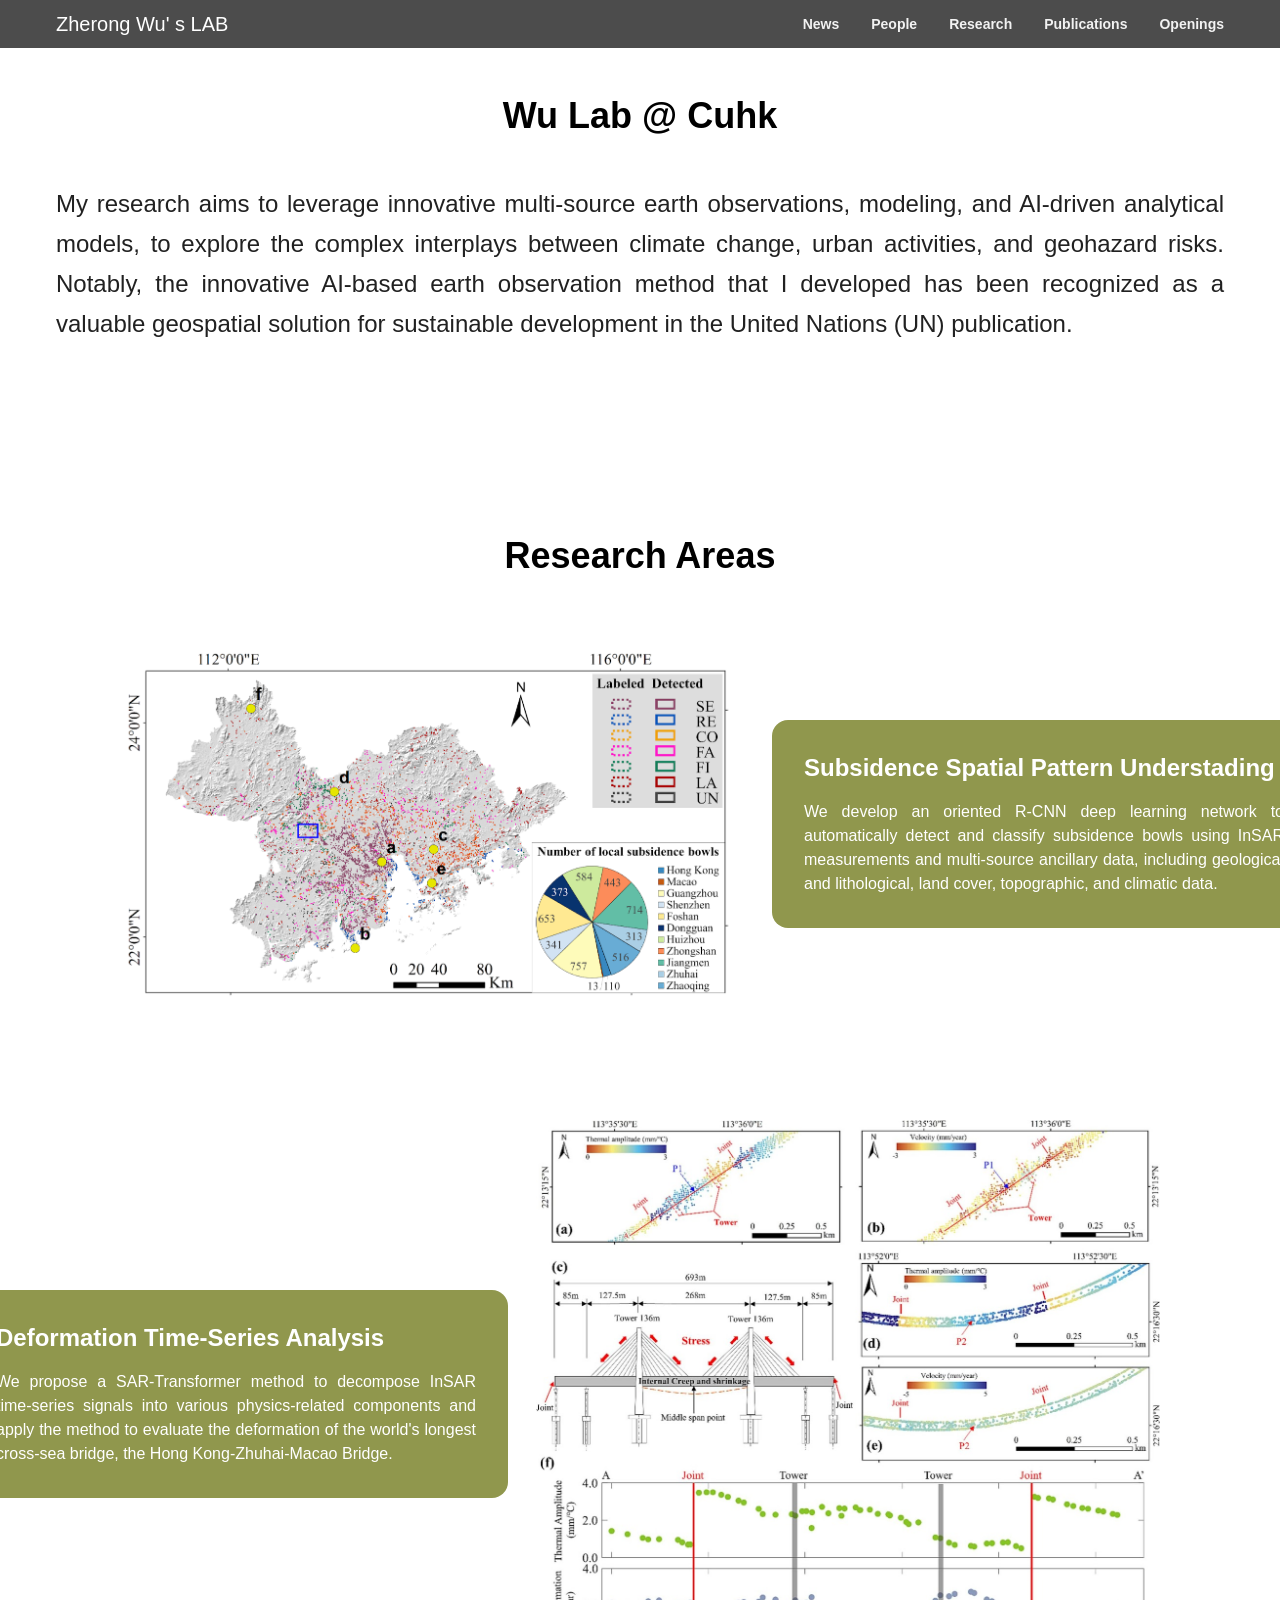
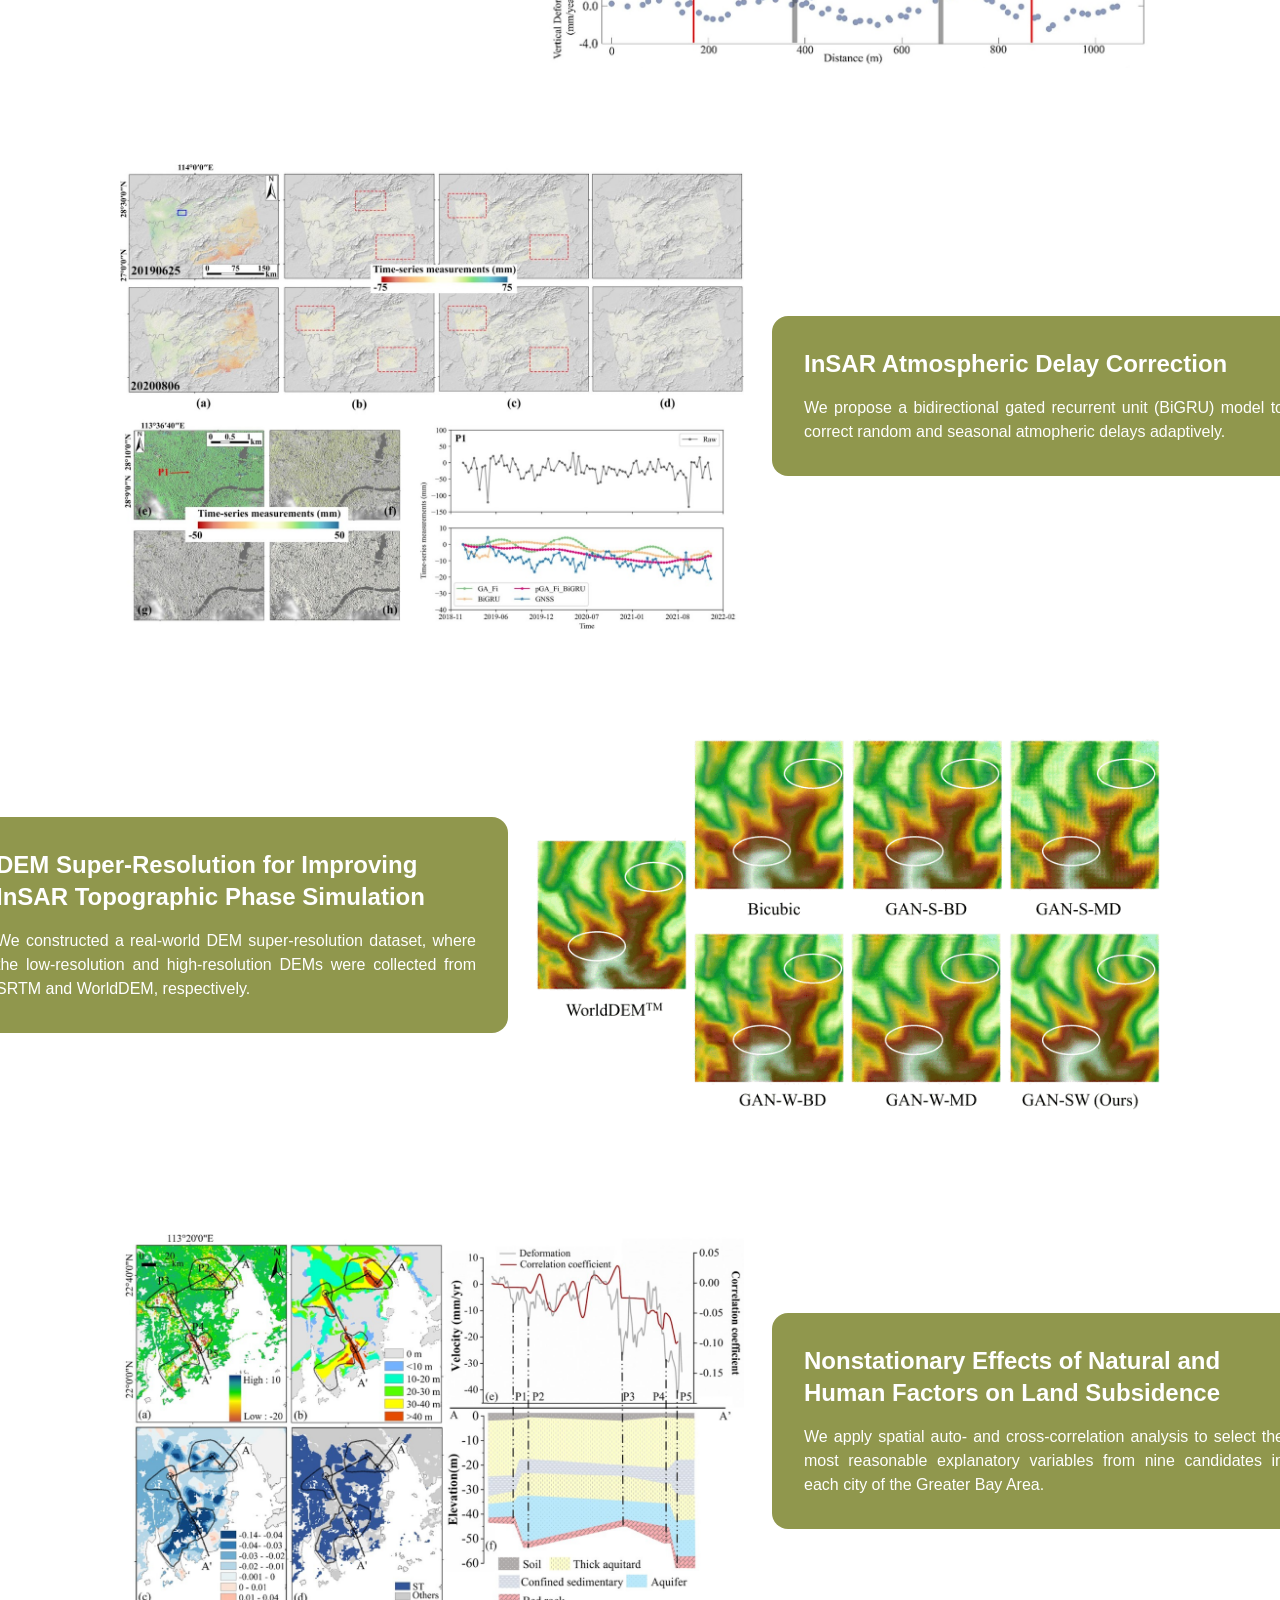
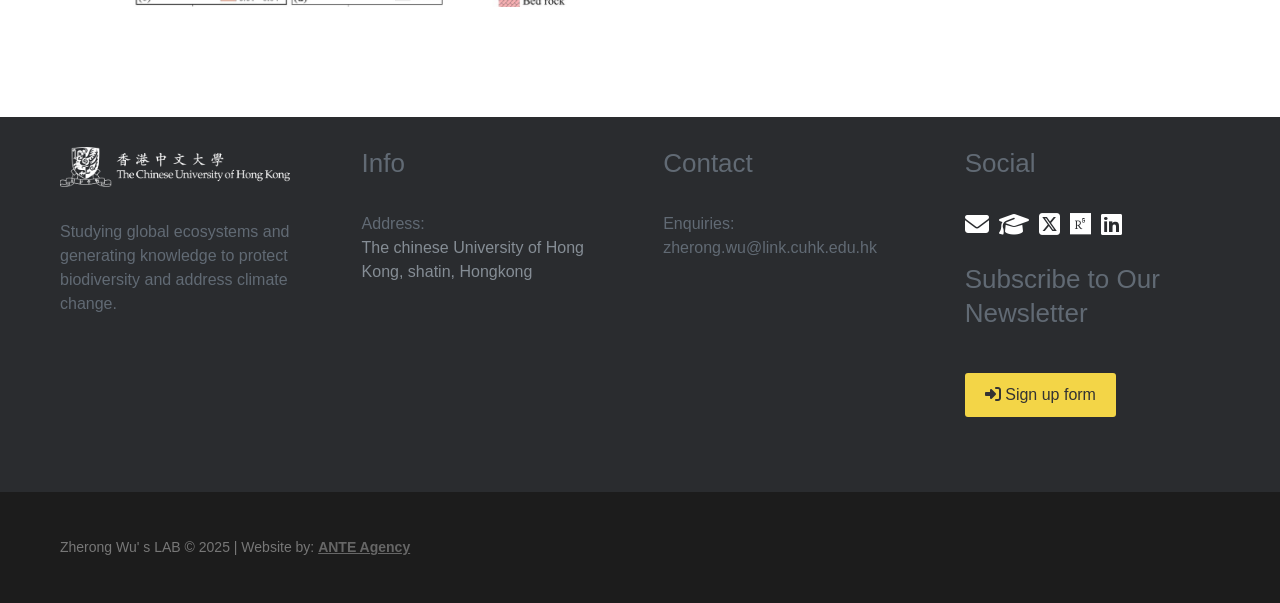
<file: research.html>
<!DOCTYPE html>
<html lang="en">

<head>
    <meta charset="UTF-8">
    <meta name="viewport" content="width=device-width, initial-scale=1.0">
    <title>Science</title>
    <link rel="stylesheet" href="css/all.css">
    <link rel="stylesheet" href="css/common.css">
    <link rel="stylesheet" href="css/research.css">
</head>

<body>
    <nav class="navbar">
        <div class="wrapper">
            <div class="content">
                <div class="logo">
                    <a href="index.html">
                        <h1 class="logo">Zherong Wu' s LAB</h1>
                    </a>
                </div>
                <button class="menu">
                    <span></span>
                    <span></span>
                    <span></span>
                </button>
                <ul class="nav">
                    <li><a href="news.html" class="nav-item">News</a>

                    </li>
                    <li>
                        <a href="javascript:void(0)" class="nav-item">People</a>
                        <ul class="sub-nav">
                            <li><a href="people.html">Principle</a></li>
                            <li><a href="members.html">Lab Members</a></li>
                        </ul>
                    </li>
                    <li><a href="research.html" class="nav-item">Research</a></li>
                    <li><a href="publications.html" class="nav-item">Publications</a></li>
                    <li><a href="openings.html" class="nav-item">Openings</a></li>
                </ul>
            </div>
        </div>
    </nav>

    <section class="intro">
        <div class="wrapper">
            <h2>Wu Lab @ Cuhk</h2>
            <div class="content">
                <p>
                   My research aims to leverage innovative multi-source earth observations, modeling, and AI-driven analytical models, to explore the complex interplays between climate change, urban activities, and geohazard risks. Notably, the innovative AI-based earth observation method that I developed has been recognized as a valuable geospatial solution for sustainable development in the United Nations (UN) publication.
                </p> 
            </div>
        </div>
    </section>

    <section class="areas">
        <div class="wrapper">
            <h2>Research Areas</h2>
            <div class="list">
                <a href="#" class="item research-item">
                    <div class="content">
                        <img src="images/research1.png" alt="">
                        <div class="info">
                            <h3>Subsidence Spatial Pattern Understading</h3>
                            <p>We develop an oriented R-CNN deep learning network to automatically detect and classify subsidence bowls using InSAR measurements and multi-source ancillary data, including geological and lithological, land cover, topographic, and climatic data. </p>
                        </div>
                    </div>
                </a>
    
                <a href="#" class="item research-item reverse">
                    <div class="content">
                        <div class="info">
                            <h3>Deformation Time-Series Analysis</h3>
                            <p>We propose a SAR-Transformer method to decompose InSAR time-series signals into various physics-related components and apply the method to evaluate the deformation of the world's longest cross-sea bridge, the Hong Kong-Zhuhai-Macao Bridge.</p>
                        </div>
                        <img src="images/research2.jpg" alt="">
                    </div>
                </a>
    
                <a href="#" class="item research-item">
                    <div class="content">
                        <img src="images/research3.jpg" alt="">
                        <div class="info">
                            <h3>InSAR Atmospheric Delay Correction</h3>
                            <p>We propose a bidirectional gated recurrent unit (BiGRU) model to correct random and seasonal atmopheric delays adaptively. </p>
                        </div>
                    </div>
                </a>
    
                <a href="#" class="item research-item reverse">
                    <div class="content">
                        <div class="info">
                            <h3>DEM Super-Resolution for Improving InSAR Topographic Phase Simulation</h3>
                            <p>We constructed a real-world DEM super-resolution dataset, where the low-resolution and high-resolution DEMs were collected from SRTM and WorldDEM, respectively.</p>
                        </div>
                        <img src="images/research4.png" alt="">
                    </div>
                </a>
    
                <a href="#" class="item research-item">
                    <div class="content">
                        <img src="images/research5.png" alt="">
                        <div class="info">
                            <h3>Nonstationary Effects of Natural and Human Factors on Land Subsidence</h3>
                            <p>We apply spatial auto- and cross-correlation analysis to select the most reasonable explanatory variables from nine candidates in each city of the Greater Bay Area.</p>
                        </div>
                    </div>
                </a>
            </div>
        </div>
    </section>
    
    <script>
        const observer = new IntersectionObserver((entries, observer) => {
            entries.forEach(entry => {
                if (entry.isIntersecting) {
                    entry.target.classList.add('animate');
                    observer.unobserve(entry.target);
                }
            });
        }, {
            threshold: 0.5
        });
        
        const itemsToAnimate = document.querySelectorAll('.research-item');
        
        itemsToAnimate.forEach(item => {
            observer.observe(item);
        });
        </script>
    

    <footer class="footer">
        <div class="container">
            <div class="footer-content">
                <div class="footer-column">
                    <div class="footer-block logo-block">
                        <a href="#" class="footer-link">
                            <img width="230" src="images/Logo1.png" alt="">
                        </a>
                    </div>
                    <div class="footer-block">
                        <div class="footer-text">
                            <p>Studying global ecosystems and generating knowledge to protect biodiversity and address climate change.</p>
                        </div>
                    </div>
                </div>

                <div class="footer-column">
                    <div class="footer-block">
                        <h4 class="footer-title">Info</h4>
                        <div class="footer-text">
                            <p>Address:<br>
                                <a href="#">The chinese University of Hong Kong, shatin, Hongkong</a>
                            </p>
                        </div>
                    </div>
                </div>

                <div class="footer-column">
                    <div class="footer-block">
                        <h4 class="footer-title">Contact</h4>
                        <div class="footer-text">
                            <p>Enquiries:<br>zherong.wu@link.cuhk.edu.hk</p>
                        </div>
                    </div>
                </div>

                <div class="footer-column">
                    <div class="footer-block">
                        <h4 class="footer-title">Social</h4>
                        <div class="footer-text">
                            <ul class="social-list">
                                <li class="social-item">
                                    <a class="footer-link social-icon" href="mailto:zherong.wu@cornell.edu">
                                        <i class="fas fa-envelope"></i>
                                    </a>
                                </li>
                                <li class="social-item">
                                    <a class="footer-link social-icon" href="https://scholar.google.com/citations?user=bjYPyj0AAAAJ&hl=en">
                                        <i class="fas fa-graduation-cap"></i>
                                    </a>
                                </li>
                                <li class="social-item">
                                    <a class="footer-link social-icon" href="https://twitter.com/zherong_wu">
                                        <i class="fab fa-square-x-twitter"></i>
                                    </a>
                                </li>
                                <li class="social-item">
                                    <a class="footer-link social-icon" href="https://www.researchgate.net/profile/Zherong-Wu-2">
                                        <i class="fab fa-researchgate"></i>
                                    </a>
                                </li>
                                <li class="social-item">
                                    <a class="footer-link social-icon" href="http://linkedin.com/in/zherong-wu-646226275">
                                        <i class="fab fa-linkedin"></i>
                                    </a>
                                </li>
                            </ul>
                        </div>
                    </div>
                    <div class="footer-block">
                        <h4 class="footer-title">Subscribe to Our Newsletter</h4>
                        <div class="footer-text">
                            <div class="signup-wrapper">
                                <a class="signup-btn" href="#" target="_blank">
                                    <i class="fas fa-sign-in-alt"></i> Sign up form
                                    
                                </a>
                            </div>
                        </div>
                    </div>
                </div>
            </div>
        </div>
        <div class="footer-bottom">
            <div class="container clearfix">
                <div class="copyright">
                    <p>Zherong Wu' s LAB © 2025 | Website by: <a href="#" target="_blank" class="footer-link">ANTE Agency</a></p>
                </div>
            </div>
        </div>
    </footer>
    <script src="js/script.js"></script>
</body>

</html>
</file>
<file: css/common.css>
:root {
    /* 主色调 */
    --color-primary: rgba(117, 125, 33, 0.6);
    --color-primary-light: #D4A6E3;
    --color-primary-dark: #6B2C8A;

    /* 文本颜色 */
    --color-text: #212121;
    --color-text-light: rgba(0, 0, 0, 0.88);
    --color-text-lighter: rgba(0, 0, 0, 0.25);
    --color-text-white: #fff;
    --color-text-gray: #666;
    --color-text-light-gray: #e5e7eb;
    --color-text-cream: #f8f4eb;

    /* 链接颜色 */
    --color-link: #69c0ff;
    --color-link: #fddc70;
    --color-error: #b31b1b;
    --color-wine: #5e0000;

    /* 边框颜色 */
    --color-border: #d9d9d9;
    --color-border-light: rgba(255, 255, 255, 0.1);

    /* 背景颜色 */
    --color-bg-hover: rgba(255, 255, 255, 0.05);
    --color-bg-modal: rgba(0, 0, 0, 0.45);

    /* 阴影颜色 */
    --color-shadow: rgba(0, 0, 0, 0.1);
    --color-shadow-light: rgba(0, 0, 0, 0.02);
    --color-shadow-modal: rgba(0, 0, 0, 0.08);
}

* {
    margin: 0;
    padding: 0;
    box-sizing: border-box;
}

* {
    font-family: 'Open Sans', sans-serif;
}

body {
    /* font-family: Georgia, Arial, sans-serif; */
    font-family: 'Open Sans', sans-serif;
    line-height: 1.5;
}

a {
    text-decoration: none;
}

li {
    list-style: none;
}

.wrapper {
    max-width: 1200px;
    margin: 0 auto;
    padding: 0 1rem;
}

.navbar {
    /* font-family: DM Sans, sans-serif; */
    position: relative;
    padding: 0rem 2rem;
    background-color: rgba(0, 0, 0, .7) !important;
}

.navbar {
    position: fixed;
    width: 100%;
    top: 0;
    z-index: 1020;
}

.navbar .content {
    display: flex;
    justify-content: space-between;
    align-items: center;
}

.navbar .logo {
    display: flex;
    align-items: center;
}

.navbar .logo img {
    width: auto;
    height: 54px;
}

.navbar .logo h1 {
    color: var(--color-text-white);
    color: #ffffff;
    font-size: 20px;
    font-weight: 400;
}

.navbar .nav {
    display: flex;
    gap: 2rem;
    transition: all 0.3s ease-in-out;
}

.navbar .nav a {
    font-size: 1.465rem;
    font-size: 14px;
    font-weight: 600;
    color: rgba(255, 255, 255, 0.93);
    line-height: 1.75rem;
    line-height: 48px;
    transition: all 0.3s ease;
}
.navbar .nav a.active{
    color: var(--color-link);
}

.navbar .nav a:hover {
    color: var(--color-link);
}

.navbar .menu {
    display: none;
    position: relative;
    flex-direction: column;
    justify-content: space-between;
    width: 30px;
    height: 21px;
    padding: 0;
    background: transparent;
    border: none;
    cursor: pointer;
    z-index: 10;
}

.navbar .menu span {
    width: 100%;
    height: 3px;
    background-color: var(--color-text-light-gray);
    transition: all 0.3s ease-in-out;
}

.footer {
    background-color: #2a2c2f;
    color: #ffffff;
    
}

.footer .container {
    max-width: 1200px;
    padding: 1.875rem 1.25rem;
    margin: 0 auto;
}

.footer-content {
    display: flex;
    flex-wrap: wrap;
    justify-content: space-between;
}

.footer-column {
    width: 22%;
    margin-bottom: 1.25rem;
}

.footer-block {
    margin-bottom: 1.6rem;
}

.footer-title {
    color: #616a74;
    font-weight: 400;
    font-size: 1.625rem;
    line-height: 1.3;
    margin: 0 0 1.38rem;
    padding-bottom: 0.625rem;
}

.footer-text p {
    color: #616a74;
    font-size: 1rem;
    margin-bottom: 1rem;
}

.social-list{
    line-height: 1.2;
    margin-bottom: 0.5rem;
}

.footer-text  a{
    color: #858d95;
}



.social-list {
    padding-left: 0;
    list-style: none;
    display: flex;
    gap: 0.625rem;
}

.social-item {
    display: inline-block;
}

.social-icon i {
    color: #fff;
    font-size: 1.5rem;
}

.signup-btn {
    display: inline-block;
    background-color: #f3d547;
    color: #333 !important;
    padding: 0.625rem 1.25rem;
    border-radius: 3px;
    margin-top: 0.625rem;
}

.signup-btn:hover {
    background-color: #f7df6a;
}

.footer-bottom {
    background-color: #1c1c1c;
    padding: 0.9375rem 0;
}

.copyright {
    text-align: left;
    color: #777777;
    font-size: 0.875rem;
}

.footer-link{
    font-weight: 700;
    color: #666;
    text-decoration: underline;
    transition: all 0.3s;
}

.footer-link:hover{
    color: #7b7b7b;
}


@media (max-width: 980px) {
    .footer-column {
        width: 47%;
    }
}

@media (max-width: 767px) {
    .footer-column {
        width: 100%;
    }
}

.nav li {
    position: relative;
}

.sub-nav {
    display: none;
    position: absolute;
    top: 48px;
    left: 0;
    /* background-color: rgb(172, 177, 122); */
    background-color: rgba(0, 0, 0, .7);
    padding: 0.5rem 0;
    z-index: 100;
    border-color: #fddc70;
    border-top: 3px solid #fddc70;
}

.nav li:hover .sub-nav {
    display: block;
}

.sub-nav li {
    width: 100%;
}

.sub-nav a {
    display: inline-block;
    width: 100%;
    padding: 0px 20px;
    white-space: nowrap;
    line-height: 24px !important;
}

@media (max-width: 768px) {
    .footer .footer-widgets {
        flex-direction: column; /* Stack items vertically */
        align-items: center; /* Center items */
    }

    .footer-widget {
        margin: 10px 0; /* Margin for spacing */
        text-align: center; /* Center text */
    }

    .navbar .menu {
        display: flex;
    }

    .navbar .nav {
        position: absolute;
        display: flex;
        flex-direction: column;
        top: 100%;
        left: 0;
        right: 0;
        padding: 0;
        gap: 0;
        background-color: rgba(0, 0, 0, .7);
        box-shadow: 0 2px 5px rgba(0, 0, 0, 0.2);
        opacity: 0;
        visibility: hidden;
        transform: translateY(-10px);
        pointer-events: none;
        z-index: 1000;
    }

    .navbar .nav.active {
        padding: 1rem 0;
        opacity: 1;
        visibility: visible;
        transform: translateY(0);
        pointer-events: auto;
    }

    .navbar .nav li {
        width: 100%;
        opacity: 0;
        transform: translateX(-10px);
        transition: all 0.3s ease-in-out;
        border-bottom: 1px solid rgba(255, 255, 255, 0.1);
    }

    .navbar .nav li:last-child {
        border-bottom: none;
    }

    .navbar .nav a {
        display: block;
        padding: 1rem 2rem;
    }

    .navbar .nav a:hover {
        background-color: rgba(255, 255, 255, 0.05);
    }

    .navbar .nav.active li {
        opacity: 1;
        transform: translateX(0);
    }

    .navbar .menu.active span:nth-child(1) {
        transform: translateY(9px) rotate(45deg);
    }

    .navbar .menu.active span:nth-child(2) {
        opacity: 0;
    }

    .navbar .menu.active span:nth-child(3) {
        transform: translateY(-9px) rotate(-45deg);
    }

    .sub-nav {
        position: static;
        display: block;
        padding: 0;
        border: none;
        box-shadow: none;
    }

    .nav li.active .sub-nav {
        display: block;
    }

    .nav li {
        width: 100%;
    }

    .sub-nav a {
        padding: 10px 15px;
        color: var(--color-text);
        transition: background-color 0.3s;
        white-space: nowrap;
    }

    .sub-nav a:hover {
        background-color: rgba(137, 50, 144, 0.2);
        color: var(--color-link);
    }

    .navbar .nav li {
        cursor: pointer;
    }

    .navbar .nav li.active .sub-nav {
        display: block;
    }
}
</file>
<file: css/index.css>
.navbar {
    background-color: rgba(117, 125, 33, 0.6);
    z-index: 10;
} 


/*  */
.banner {
    display: flex;
    align-items: flex-start;
    justify-content: center;
    position: relative;
    height: 100vh;
    text-align: center;
    color: #fff;
    background-image: linear-gradient(rgba(0, 0, 0, 0.5), rgba(0, 0, 0, 0.5)), url('../images/banner.jpg');
    background-size: cover;
    background-position: center;
    background-repeat: no-repeat;
}

.banner .content {
    display: flex;
    flex-direction: column;
    justify-content: space-between;
    max-width: 1200px;
    height: 60vh;
    margin-top: 25vh;
    padding: 0 1rem;
}

.banner .title {
    margin-bottom: auto;
}

.banner h2 {
    margin-bottom: 1rem;
    font-size: 3.75rem;
    font-weight: 600;
}

.banner h1 {
    margin-bottom: 1rem;
    font-size: 6rem;
    font-size: 5rem;
    line-height: 1.2;
    font-weight: 700;
}

.banner h3 {
    margin-bottom: 3rem;
    font-size: 1.5rem;
    font-weight: 600;
}

.banner .btn {
    display: inline-flex;
    flex-direction: column;
    align-items: center;
    gap: 1rem;
    margin-bottom: 2rem;
    font-size: 2rem;
    color: #fff;
    transition: all 0.3s ease;
    animation: floating 2s ease-in-out infinite;
}

.banner .btn span {
    font-weight: 300;
}

.banner .btn .icon {
    width: 48px;
    height: 48px;
    padding: 8px;
    fill: currentColor;
    border: 2px solid rgba(255, 255, 255, 0.3);
    border-radius: 50%;
    transition: all 0.3s ease;
}

.banner .btn:hover {
    color: #69c0ff;
}

.banner .btn:hover .icon {
    border-color: #69c0ff;
}

@media (max-width: 768px) {
    .banner h1 {
        font-size: 3.75rem;
    }

    .banner h2 {
        font-size: 1.5rem;
    }

    .banner h3 {
        font-size: 1.25rem;
    }

    .banner .btn {
        font-size: 1.5rem;
    }

    .banner .btn .icon {
        width: 40px;
        height: 40px;
        padding: 6px;
    }
}

@media (max-width: 480px) {
    .banner h1 {
        font-size: 3rem;
    }

    .banner h2 {
        font-size: 1.25rem;
    }

    .banner h3 {
        font-size: 1rem;
    }
}

@keyframes floating {
    0% {
        transform: translateY(0);
    }
    50% {
        transform: translateY(15px);
    }
    100% {
        transform: translateY(0);
    }
}

.about {
    padding: 6rem 0;
}

.about .intro {
    margin: 0 auto 6rem;
}

.about .intro h2 {
    margin-bottom: 2rem;
    font-size: 3.75rem;
    line-height: 1;
    color: rgba(117, 125, 33, 0.8);
    color: inherit;
}

.about .intro p {
    font-size: 1.5rem;
    line-height: 2rem;
    text-align: justify;
    color: rgba(117, 125, 33, 0.8);
    color: inherit;
}

.about .intro .link {
    color: rgba(117, 125, 33, 0.6);
}

.about .grid {
    display: grid;
    grid-template-columns: repeat(5, 1fr);
    gap: 2.5rem;
    row-gap: 4rem;
}

.about .grid .item {
    display: contents;
}

.about .grid .image {
    grid-column: span 1;
    justify-self: end;
    width: 200px;
    height: 200px;
    border-radius: 50%;
    overflow: hidden;
}

.about .grid .content {
    grid-column: span 2;
    align-self: center;
}

.about .grid .item.reverse .image {
    grid-column: 5/6;
}

.about .grid .item.reverse .content {
    grid-column: 3/5;
    text-align: right;
}

.about .grid .image img {
    width: 100%;
    height: 100%;
    object-fit: fill;
}

.about .grid h3 {
    margin-bottom: 1rem;
    font-size: 1.5rem;
    line-height: 2rem;
    font-weight: 700;
    text-align: left;
    color: rgba(117, 125, 33, 0.8);
    color: inherit;
    white-space: nowrap;
}

.about .grid p {
    font-size: 1.125rem;
    line-height: 1.75rem;
    color: #000;
    text-align: justify;
}

@media (max-width: 1024px) {
    .about .grid .image {
        width: 160px;
        height: 160px;
    }

    .about .grid h3 {
        font-size: 1.25rem;
        line-height: 1.75rem;
    }

    .about .grid p {
        font-size: 1rem;
        line-height: 1.5rem;
    }
}

@media (max-width: 768px) {
    .banner h1 {
        font-size: 3rem;
    }

    .banner h2 {
        font-size: 1.5rem;
    }

    .banner h3 {
        font-size: 1.25rem;
    }

    .banner .btn {
        font-size: 1.5rem;
    }

    .banner .btn .icon {
        width: 40px;
        height: 40px;
        padding: 6px;
    }

    .about {
        padding: 4rem 0;
    }

    .about .intro {
        margin-bottom: 4rem;
        padding: 0 1rem;
    }

    .about .grid {
        display: grid;
        grid-template-columns: repeat(3, 1fr);
        gap: 2.5rem;
        padding: 0 1rem;
    }

    .about .grid .image {
        width: 90px;
        height: 90px;
        grid-column: span 1;
    }

    .about .grid .content {
        grid-column: span 2;
    }

    .about .grid .item.reverse .image {
        grid-column: 3/4;
    }

    .about .grid .item.reverse .content {
        grid-column: 1/3;
        text-align: right;
    }

    .about .grid h3 {
        margin-bottom: 0.5rem;
        font-size: 0.75rem;
        line-height: 1rem;
    }

    .about .grid p {
        font-size: 0.75rem;
        line-height: 1rem;
    }
}

@media (max-width: 640px) {
    .about .intro h2 {
        font-size: 1.25rem;
        line-height: 1.75rem;
    }

    .about .intro p {
        font-size: 1.25rem;
        line-height: 1.75rem;
    }
}

@media (max-width: 480px) {
    .banner h1 {
        font-size: 2.5rem;
    }

    .banner h2 {
        font-size: 1.25rem;
    }

    .banner h3 {
        font-size: 1rem;
    }

    .about .intro h2 {
        font-size: 2rem;
    }

    .about .intro p {
        font-size: 1rem;
    }

    .about .grid .image {
        width: 90px;
        height: 90px;
    }
}
</file>
<file: css/member.css>
.member {
    padding: 6rem 0;
}

.member .wrapper {
    max-width: 1200px;
    margin: 0 auto;
    padding: 0 20px;
}

.member .item {
    display: flex;
    flex-direction: row;
    margin-bottom: 5rem;
    align-items: flex-start;
}

.member h2 {
    text-align: center;
    margin-bottom: 3rem;
    font-size: 2.25rem;
    line-height: 2.5rem;
    font-weight: 700;
    color: rgba(117, 125, 33, 0.8);
}

.member-photo {
    width: 260px;
    height: 260px;
    border-radius: 50%;
    margin-right: 80px;
    overflow: hidden;
    box-shadow: 0 10px 15px -3px rgb(0 0 0 / 0.1), 0 4px 6px -4px rgb(0 0 0 / 0.1);
}

.member-photo img {
    width: 100%;
    height: 100%;
    object-fit: cover;
}

.member-info {
    flex: 1;
}

.member-name {
    font-size: 26px;
    color: rgba(117, 125, 33, 0.8);
    margin-bottom: 15px;
}

.member-title {
    font-size: 18px;
    font-weight: 600;
    margin-bottom: 5px;
}

.member-email {
    font-weight: 600;
    margin-bottom: 20px;
}

.member-links {
    margin-bottom: 20px;
}

.member-links a {
    color: #0066cc;
    text-decoration: none;
    margin-right: 2px;
}

.member-links a:hover {
    text-decoration: underline;
}

.member-bio {
    font-size: 1rem;
    line-height: 1.5;
    color: rgba(0, 0, 0);
}

/* 响应式布局 */
@media screen and (max-width: 992px) {
    .member .item {
        flex-direction: column;
        align-items: center;
        text-align: center;
    }
    
    .member-photo {
        margin-right: 0;
        margin-bottom: 30px;
    }
}

@media screen and (max-width: 768px) {
    .member h2 {
        font-size: 1.8rem;
    }
    
    .member-photo {
        width: 200px;
        height: 200px;
    }
    
    .member-name {
        font-size: 22px;
    }
    

}

@media screen and (max-width: 480px) {
    .member-photo {
        width: 180px;
        height: 180px;
    }
    
    .member h2 {
        font-size: 1.5rem;
    }
    
    .member .wrapper {
        padding: 0 15px;
    }
}
</file>
<file: css/news.css>
.news {
    padding: 6rem 0 6rem;
}

.news .header {
    display: flex;
    justify-content: space-between;
    align-items: center;
    margin-bottom: 4rem;
}

.news h2 {
    margin-right: 1.5rem;
    font-size: 2.25rem;
    line-height: 2.5rem;
    font-weight: 700;
    color: rgba(117, 125, 33, 0.8);
    color: inherit;
}

.news .tools {
    display: flex;
    align-items: center;
    width: 100%;
    gap: 1.5rem;
}

.news .select-wrapper {
    position: relative;
    width: 120px;
}

.news .year {
    position: relative;
    width: 100%;
    padding: 0.5rem 1rem;
    padding-right: 2rem;
    font-size: 0.875rem;
    color: rgba(0, 0, 0, 0.88);
    background: #fff;
    border: 1px solid #d9d9d9;
    border-radius: 6px;
    outline: none;
    cursor: pointer;
    appearance: none;
    -webkit-appearance: none;
    -moz-appearance: none;
}

.news .select-wrapper i {
    position: absolute;
    top: 50%;
    right: 0.75rem;
    transform: translateY(-50%);
    font-size: 0.875rem;
    color: rgba(0, 0, 0, 0.25);
    color: inherit;
    pointer-events: none;
}

.news .search {
    display: flex;
    align-items: center;
    flex: 1;
    max-width: 760px;
}

.news .search input {
    width: 100%;
    padding: 0.5rem 1rem;
    font-size: 0.875rem;
    color: rgba(0, 0, 0, 0.88);
    color: inherit;
    background: #fff;
    border: 1px solid #d9d9d9;
    outline: none;
}

.news .search input::placeholder {
    color: rgba(0, 0, 0, 0.25);
}

.news .search button {
    display: flex;
    align-items: center;
    justify-content: center;
    min-width: 48px;
    padding: 0.5rem 1rem;
    background: rgba(117, 125, 33, 0.8);
    background: rgba(0, 0, 0, 0.8);
    border: 3px solid rgba(0, 0, 0, 0.8);
    /* border: 3px solid rgba(117, 125, 33, 0.8); */
    cursor: pointer;
}

.news .search button i {
    font-size: 14px;
    color: white;
}

.news .list {
    display: flex;
    flex-direction: column;
    gap: 6rem;
}

.news .item {
    display: flex;
    align-items: center;
    gap: 3rem;
}

.news .text {
    display: flex;
    flex-direction: column;
    flex: 1;
    gap: 0.5rem;
    text-align: justify;
}

.news .text h3 {
    font-size: 1.25rem;
    line-height: 1.75rem;
    font-weight: 700;
    color: rgba(117, 125, 33, 0.8);
    color: inherit;
}

.news .text h3 a {
    color: rgba(117, 125, 33, 0.8);
    color: inherit;
    transition: all 0.3s;
}

.news .text h3 a:hover {
    text-decoration: underline;
    text-underline-offset: 2px;
}

.news .text p {
    font-size: 1rem;
    line-height: 1.5;
    color:rgba(0, 0, 0);
}

.news .meta {
    display: flex;
    flex-direction: column;
    gap: 0.25rem;
    margin-top: 0.5rem;
}

.news .date {
    font-size: 0.75rem;
    color: #666;
}

.news .source {
    font-size: 0.75rem;
    font-style: italic;
    color: #666;
}

.news .source:hover {
    text-decoration: underline;
    text-underline-offset: 2px;
}

.news .image {
    display: flex;
    justify-content: center;
    align-items: center;
    width: 400px;
    height: fit-content;
    border-radius: 0.5rem;
    overflow: hidden;
    box-shadow: 0 4px 6px rgba(0, 0, 0, 0.1);
}

.news .image a {
    display: block;
    width: 100%;
    line-height: 0;
}

.news .image img {
    display: block;
    width: 100%;
}

@media (max-width: 1024px) {
    .news .image {
        width: 300px;
    }
}

@media (max-width: 768px) {
    .news {
        padding: 8rem 0 4rem;
    }

    .news .header {
        flex-direction: column;
        align-items: flex-start;
        gap: 1rem;
        margin-bottom: 2rem;
    }

    .news h2 {
        font-size: 1.75rem;
    }

    .news .item {
        flex-direction: column;
        align-items: center;
    }

    .news .image {
        width: 100%;
        max-width: 400px;
        margin: 0 auto;
    }
}

@media (max-width: 480px) {
    .news .tools {
        flex-direction: column;
        align-items: stretch;
        width: 100%;
    }

    .news .year {
        width: 100%;
    }

    .news .search {
        width: 100%;
    }

    .news .search input {
        flex: 1;
    }
}
</file>
<file: css/openings.css>
.openings {
    display: flex;
    flex-direction: column;
    align-items: center;
    min-height: 100vh;
    padding: 6rem 0;
}

.openings h1 {
    margin-bottom: 3rem;
    font-size: 2.25rem;
    line-height: 2.5rem;
    font-weight: 700;
    color: rgba(117, 125, 33, 0.6);
    color: inherit;
}

.openings .description {
    margin-bottom: 4rem;
    font-size: 1.5rem;
    line-height: 2rem;
    text-align: center;
    color: rgba(117, 125, 33, 0.6);
    color: inherit;
}

.positions {
    width: 100%;
}

.position {
    font-size: 14px;
    line-height: 1.5;
    font-weight: 700;
    color: #fff;
    border: 1px solid #d9d9d9;
    transition: all 0.2s;
}

.position .header {
    display: flex;
    padding: 16px 24px;
    padding-inline-start: 16px;
    line-height: 1.5;
    /* background-color: rgba(117, 125, 33, 0.6); */
    background-color: rgba(0, 0, 0, 0.6);
    cursor: pointer;
    transition: all 0.2s;
}

.position .title {
    display: flex;
    align-items: center;
    gap: 0.75rem;
}

.position .header h3 {
    font-size: 1rem;
    font-weight: 600;
    color: #fff;
}

.position .header i {
    font-size: 0.875rem;
    color: #fff;
    transition: all 0.2s;
}

.position.active .header i {
    transform: rotate(90deg);
}

.position .body {
    display: flex;
    flex-direction: column;
    max-height: 0;
    padding: 0 24px;
    overflow: hidden;
    font-size: 16px;
    line-height: 1.5;
    color: #fff;
    border: 1px solid #d9d9d9;
    transition: all 0.3s ease;
}

.position.active .body {
    max-height: 500px;
    padding: 24px;
    border-top-color: #d9d9d9;
}

.position .body ul {
    padding-left: 2rem;
    font-size: 1.125rem;
    line-height: 1.75rem;
    font-weight: 400;
    list-style-type: disc;
}

.position .body li {
    font-size: 1.125rem;
    line-height: 1.5;
    color: rgba(117, 125, 33, 0.6);
    list-style-type: disc;
}

.position .body li:last-child {
    margin-bottom: 0;
}

.position .body a {
    color: rgba(117, 125, 33, 0.6);
    text-decoration: none;
    transition: all 0.2s;
}

.position .body a:hover {
    color: #69b1ff;
}

@media (max-width: 768px) {
    .openings {
        padding: 80px 0;
    }

    .openings h1 {
        font-size: 2rem;
    }

    .openings .description {
        padding: 0 1rem;
        font-size: 1rem;
    }

    .positions {
        padding: 0 1rem;
    }

    .position .header {
        padding: 1rem;
    }

    .position .body {
        padding: 0 1rem;
    }

    .position.active .body {
        padding: 1rem;
    }

    .position .body li {
        margin-bottom: 0.5rem;
        font-size: 1rem;
    }
}
</file>
<file: css/people.css>
.people {
    padding: 6rem 0;
}

.people .content {
    display: flex;
    gap: 60px;
}

.people .left {
    flex: 1;
    display: flex;
    flex-direction: column;
    align-items: center;
    padding-right: 60px;
    border-right: 1px solid #eee;
}

.people .right {
    flex: 1;
    display: flex;
    flex-direction: column;
    gap: 40px;
}

.people .image {
    margin-bottom: 30px;
    width: 400px;
}

.people .image img {
    width: 100%;
    height: 100%;
    object-fit: cover;
}


.people .info h4 {
    margin: 1rem 0;
    font-size: 1.5rem;
    line-height: 2rem;
    font-weight: 700;
    color: #000;
}

.people .titles {
    display: flex;
    flex-direction: column;
    gap: 4px;
    margin-bottom: 1.25rem;
}

.people .titles p {
    font-size: 1rem;
    line-height: 1.5rem;
    font-weight: 400;
    color: #212121;
    color: inherit;
    margin: 0;
}

.people .titles p.thin {
    font-size: 1rem;
    line-height: 1.5rem;
    font-weight: 100;
    color: rgba(117, 125, 33, 0.8);
    color: inherit;
}

.people .right h2 {
    font-size: 2.25rem;
    line-height: 2.5rem;
    font-weight: 700;
    color: rgba(117, 125, 33, 0.8);
    color: inherit;
}

.people .description {
    font-size: 1.125rem;
    line-height: 1.75rem;
    font-weight: 100;
    color: #212121;
    color: inherit;
    text-align: justify;
}

.people .description p {
    margin-bottom: 1rem;
}

.people .description strong {
    font-weight: 600;
}

.people .description .underline {
    text-decoration: underline;
}

.people .social-links {
    display: flex;
    gap: 15px;
    justify-content: center;
}

.people .social-links a {
    display: flex;
    flex-direction: column;
    align-items: center;
    gap: 8px;
    font-size: .75rem;
    line-height: 1rem;
    color: rgba(117, 125, 33, 0.8);
    color: inherit;
    text-align: center;
}

.people .social-links img {
    width: 26px;
    height: 26px;
}

.people .social-links p {
    font-size: .875rem;
    line-height: 1rem;
    font-weight: 600;
    color: rgba(117, 125, 33, 0.8);
    color: inherit;
}

.education-position {
    padding: 60px 0;
}

.education-position .content {
    display: flex;
    gap: 60px;
}

.education-position .section {
    flex: 1;
    display: flex;
    flex-direction: column;
    align-items: center;
}

.education-position h4 {
    margin-bottom: 2rem;
    padding: 0 2.5rem;
    font-size: 1.5rem;
    line-height: 2rem;
    font-weight: 600;
    text-align: center;
    color: rgba(117, 125, 33, 0.8);
    color: inherit;
    border-bottom: 1px solid #ccc;
}

.education-position ul {
    display: flex;
    flex-direction: column;
    gap: 1rem;
    padding-left: 1.5rem;
    list-style-type: disc;
}

.education-position li {
    font-size: 1rem;
    line-height: 1.5rem;
    font-weight: 600;
    color: #212121;
    color: inherit;
    list-style-type: disc;
}

.group-members {
    padding: 60px 0;
    text-align: center;
}

.group-members h2 {
    margin-bottom: 3rem;
    font-size: 2.25rem;
    line-height: 2.5rem;
    font-weight: 700;
    color: rgba(117, 125, 33, 0.8);
    color: inherit;
}

.group-members ul {
    display: flex;
    flex-wrap: wrap;
    justify-content: center;
    gap: 6rem;
}

.group-members li {
    display: flex;
    flex-direction: column;
    align-items: center;
    gap: 1rem;
}

.group-members .avatar {
    width: 140px;
    height: 140px;
    border-radius: 50%;
    overflow: hidden;
    box-shadow: 0 10px 15px -3px rgb(0 0 0 / 0.1), 0 4px 6px -4px rgb(0 0 0 / 0.1);
}

.group-members .avatar img {
    width: 100%;
    height: 100%;
    object-fit: cover;
}

.group-members .name {
    font-size: 1.25rem;
    line-height: 1.75rem;
    font-weight: 700;
    color: #212121;
}

.group-members .title {
    font-size: 0.875rem;
    line-height: 1.25rem;
    color: rgba(117, 125, 33, 0.8);
    color: inherit;
}

.awards {
    padding: 6rem 0;
}

.awards h2 {
    margin-bottom: 3rem;
    font-size: 2.25rem;
    line-height: 2.5rem;
    font-weight: 700;
    text-align: center;
    color: rgba(117, 125, 33, 0.8);
    color: inherit;
}

.awards .list {
    display: flex;
    flex-direction: column;
    gap: 2rem;
    max-width: 1000px;
    margin: 0 auto;
}

.awards .item {
    display: flex;
    gap: 2rem;
    border-bottom: 2px dashed #ccc;
}

.awards .year {
    width: 6rem;
    font-size: 1.25rem;
    line-height: 1.5rem;
    font-weight: 700;
    color: #212121;
}

.awards .content {
    flex: 1;
}

.awards h3 {
    display: inline;
    margin-right: 0.5rem;
    font-size: 1rem;
    line-height: 1.5rem;
    font-weight: 700;
    color: #212121;
}

.awards p {
    display: inline;
    font-size: .75rem;
    line-height: 1rem;
    font-weight: 100;
    color: #212121;
}


@media (max-width: 768px) {
    .people .content {
        flex-direction: column;
    }

    .people .left {
        padding-right: 0;
        padding-bottom: 40px;
        border-right: none;
        border-bottom: 1px solid #eee;
    }

    .people .right h2 {
        font-size: 28px;
    }

    .people .description {
        font-size: 16px;
    }

    .education-position .content {
        flex-direction: column;
        gap: 3rem;
    }

    .education-position h4 {
        font-size: 1.25rem;
    }

    .education-position li {
        font-size: 0.875rem;
    }

    .awards {
        padding: 3rem 0;
    }

    .awards .year {
        font-size: 1rem;
    }

    .awards h3 {
        font-size: 0.875rem;
    }

    .awards p {
        font-size: 0.75rem;
    }

    .group-members ul {
        gap: 3rem;
        padding: 0 1rem;
    }

    .group-members .avatar {
        width: 100px;
        height: 100px;
    }

    .group-members .name {
        font-size: 1rem;
    }

    .group-members .title {
        font-size: 0.75rem;
    }
}
</file>
<file: css/publications.css>
.publications {
    padding: 6rem 0;
}

.publications .wrapper {
    max-width: 1200px;
    margin: 0 auto;
    padding: 0 2rem;
}

.publications .header {
    display: flex;
    justify-content: space-between;
    align-items: center;
    margin-bottom: 4rem;
}

.publications h2 {
    margin-right: 1.5rem;
    color: rgba(117, 125, 33, 0.8);
    color: inherit;
    font-size: 2.25rem;
    font-weight: 700;
    line-height: 2.5rem;
}

.publications h2.category {
    color: #212121;
    font-size: 2rem;
    line-height: 2.25rem;
    margin-bottom: 1.25rem;
    font-weight: 600;
}

.publications .filters {
    display: flex;
    align-items: center;
    width: 100%;
    gap: 1.5rem;
}

.publications .year-filter {
    position: relative;
    width: 120px;
}

.publications .year-filter select {
    width: 100%;
    padding: 0.5rem 1rem;
    padding-right: 2rem;
    border: 1px solid #d9d9d9;
    border-radius: 6px;
    background: #fff;
    color: rgba(0, 0, 0, 0.88);
    font-size: 0.875rem;
    outline: none;
    cursor: pointer;
    appearance: none;
    -webkit-appearance: none;
    -moz-appearance: none;
}

.publications .year-filter i {
    position: absolute;
    top: 50%;
    right: 0.75rem;
    transform: translateY(-50%);
    color: rgba(0, 0, 0, 0.25);
    font-size: 0.875rem;
    pointer-events: none;
}

.publications .search {
    display: flex;
    align-items: center;
    flex: 1;
    max-width: 760px;
}

.publications .search input {
    width: 100%;
    padding: 0.5rem 1rem;
    border: 1px solid #d9d9d9;
    background: #fff;
    color: rgba(0, 0, 0, 0.88);
    font-size: 0.875rem;
    outline: none;
}

.publications .search input::placeholder {
    color: rgba(0, 0, 0, 0.25);
}

.publications .search button {
    display: flex;
    align-items: center;
    justify-content: center;
    min-width: 48px;
    padding: 0.5rem 1rem;
    /* border: 3px solid rgba(117, 125, 33, 0.8);
    background: rgba(117, 125, 33, 0.8); */
    border: 3px solid rgba(0, 0, 0, 0.8);
    background: rgba(0, 0, 0, 0.8);
    cursor: pointer;
}

.publications .search button i {
    color: white;
    font-size: 14px;
}

.publications .list {
    display: flex;
    flex-direction: column;
}

.publications .item {
    color: rgba(117, 125, 33, 0.8);
    color: inherit;
    display: flex;
    align-items: flex-start;
    gap: 1rem;
    margin-bottom: 3rem;
}

.publications .index {
    font-size: 1rem;
    line-height: 1.5rem;
    padding-top: 6px;
    color: #212121;
    font-weight: 100;
}

.publications .content {
    flex: 1;
}

.publications .content .award {
    color: #b31b1b;
    font-weight: 700;
    font-size: 0.875rem;
    margin-top: 0.5rem;
}

.publications .content h3 {
    color: #212121;
    font-size: 1.5rem;
    line-height: 2.25rem;
    margin-bottom: 0.125rem;
    font-weight: 400;
    cursor: pointer;
}

.publications .content h3:hover {
    text-decoration: underline;
    text-underline-offset: 2px;
}

.publications .content .journal {
    font-size: .875rem;
    line-height: 1.25rem;
    margin-bottom: 0.5rem;
    color: #212121;
}

.publications .content .authors {
    font-size: .875rem;
    line-height: 1.25rem;
    margin-bottom: 0.5rem;
    color: #212121;
}

.publications .actions {
    display: flex;
    gap: 1rem;
}

.publications .actions a {
    display: inline-flex;
    align-items: center;
    justify-content: center;
    height: 32px;
    padding: 4px 15px;
    font-size: 14px;
    line-height: 1.5715;
    font-weight: 400;
    white-space: nowrap;
    border: 1px solid #d9d9d9;
    border-radius: 6px;
    background: #ffffff;
    color: rgba(0, 0, 0, 0.88);
    box-shadow: 0 2px 0 rgba(0, 0, 0, 0.02);
    transition: all 0.3s;
}

.publications .actions a:hover {
    color: #5e0000;
    border-color: #5e0000;
}

.publications .actions a.primary {
    color: #fff;
    background: rgba(117, 125, 33, 0.8);
    border-color: rgba(117, 125, 33, 0.8);
    text-shadow: 0 -1px 0 rgba(0, 0, 0, 0.12);
    box-shadow: 0 2px 0 rgba(107, 44, 138, 0.1);
}

.publications .actions a.primary:hover {
    color: #fff;
    background: rgba(117, 125, 33, 0.8);
}

.publications .note {
    font-size: 1.25rem;
    font-weight: 400;
    color: rgba(33, 33, 33, 1);
    line-height: 1.6;
    font-style: italic;
    margin-bottom: 1rem;
}

@media (max-width: 768px) {
    .publications {
        padding: 8rem 0 4rem;
    }

    .publications .header {
        flex-direction: column;
        align-items: flex-start;
        gap: 1rem;
        margin-bottom: 2rem;
    }

    .publications h2 {
        font-size: 1.75rem;
    }

    .publications .filters {
        flex-direction: column;
        width: 100%;
    }

    .publications .year-filter,
    .publications .search {
        width: 100%;
    }

    .publications .content h3 {
        font-size: 1.25rem;
        line-height: 1.75rem;
    }

    .publications .content .journal {
        font-size: 0.75rem;
        line-height: 1rem;
    }

    .publications .content .authors {
        font-size: 0.75rem;
        line-height: 1rem;
    }

    .publications .actions {
        flex-wrap: wrap;
    }

    .publications .actions a {
        flex: 1;
        min-width: 80px;
    }
}

@media (max-width: 480px) {
    .publications .item {
        flex-direction: column;
        gap: 0.5rem;
    }

    .publications .index {
        padding-top: 0;
    }
}

.modal-open {
    overflow: hidden;
}

.modal {
    position: fixed;
    top: 0;
    left: 0;
    z-index: 1055;
    display: none;
    width: 100%;
    height: 100%;
    overflow-x: hidden;
    overflow-y: auto;
    outline: 0;
}

.modal-dialog {
    position: relative;
    width: 90%;
    max-width: 600px;
    margin: 200px auto;
    pointer-events: auto;
}

.modal-content {
    position: relative;
    background-color: #ffffff;
    border: none;
    border-radius: 8px;
    box-shadow: 0 6px 16px 0 rgba(0, 0, 0, 0.08),
        0 3px 6px -4px rgba(0, 0, 0, 0.12),
        0 9px 28px 8px rgba(0, 0, 0, 0.05);
    padding: 20px;
    display: flex;
    flex-direction: column;
    max-height: 90vh;
}

.modal-header {
    padding: 0 0 16px 0;
    border-bottom: none;
    display: flex;
    justify-content: space-between;
    align-items: center;
    flex-shrink: 0;
}

.modal-title {
    color: rgba(0, 0, 0, 0.88);
    font-weight: 600;
    font-size: 16px;
    line-height: 1.5;
    word-wrap: break-word;
    margin: 0;
}

.btn-close {
    padding: 0;
    background: none;
    border: none;
    font-size: 20px;
    color: #999;
    opacity: 1;
    cursor: pointer;
}

.btn-close:hover {
    opacity: 0.7;
}

.modal-body {
    padding: 0;
    overflow-y: auto;
    flex: 1;
    min-height: 100px;
    max-height: calc(90vh - 140px);
}

.modal-body::-webkit-scrollbar {
    width: 6px;
}

.modal-body::-webkit-scrollbar-track {
    background: #f1f1f1;
    border-radius: 3px;
}

.modal-body::-webkit-scrollbar-thumb {
    background: #888;
    border-radius: 3px;
}

.modal-body::-webkit-scrollbar-thumb:hover {
    background: #555;
}

.modal-body p {
    font-size: 14px;
    line-height: 1.5;
    font-weight: 100;
    color: rgba(0, 0, 0, 0.88);
    word-wrap: break-word;
    margin: 0;
    padding-right: 6px;
}

.modal-footer {
    padding: 10px 0 0 0;
    border-top: none;
    display: flex;
    justify-content: flex-end;
    gap: 8px;
    flex-shrink: 0;
}

.modal-footer button {
    padding: 4px 15px;
    border-radius: 6px;
    font-size: 14px;
    cursor: pointer;
    transition: all 0.3s;
}

.modal-footer .btn-close {
    background: #fff;
    border: 1px solid #d9d9d9;
    color: rgba(0, 0, 0, 0.88);
}

.modal-footer .btn-copy {
    background: rgba(117, 125, 33, 0.8);
    border: 1px solid rgba(117, 125, 33, 0.8);
    color: #fff;
}

.modal-footer button:hover {
    opacity: 0.8;
}

.modal-backdrop {
    position: fixed;
    top: 0;
    left: 0;
    z-index: 1050;
    width: 100vw;
    height: 100vh;
    background-color: #000;
}

.modal-backdrop.fade {
    opacity: 0;
}

.modal-backdrop.show {
    opacity: 0.45;
}

.modal.fade .modal-dialog {
    transition: transform .3s ease-out;
    transform: translate(0, -50px);
}

.modal.show .modal-dialog {
    transform: none;
}

.publications {
    padding: 6rem 0;
}

.publications .wrapper {
    max-width: 1200px;
    margin: 0 auto;
    padding: 0 2rem;
}

.publications .header {
    display: flex;
    justify-content: space-between;
    align-items: center;
    margin-bottom: 4rem;
}

.publications h2 {
    margin-right: 1.5rem;
    color: rgba(117, 125, 33, 0.8);
    color: inherit;
    font-size: 2.25rem;
    font-size: 1.75rem;
    font-weight: 700;
    line-height: 2.5rem;
}

.publications h2.category {
    color: #212121;
    font-size: 2rem;
    font-size: 1.45rem;
    line-height: 2.25rem;
    margin-bottom: 1.25rem;
    margin-bottom: 0rem;
    font-weight: 600;
}

.publications .filters {
    display: flex;
    align-items: center;
    width: 100%;
    gap: 1.5rem;
}

.publications .year-filter {
    position: relative;
    width: 120px;
}

.publications .year-filter select {
    width: 100%;
    padding: 0.5rem 1rem;
    padding-right: 2rem;
    border: 1px solid #d9d9d9;
    border-radius: 6px;
    background: #fff;
    color: rgba(0, 0, 0, 0.88);
    font-size: 0.875rem;
    outline: none;
    cursor: pointer;
    appearance: none;
    -webkit-appearance: none;
    -moz-appearance: none;
}

.publications .year-filter i {
    position: absolute;
    top: 50%;
    right: 0.75rem;
    transform: translateY(-50%);
    color: rgba(0, 0, 0, 0.25);
    font-size: 0.875rem;
    pointer-events: none;
}

.publications .search {
    display: flex;
    align-items: center;
    flex: 1;
    max-width: 760px;
}

.publications .search input {
    width: 100%;
    padding: 0.5rem 1rem;
    border: 1px solid #d9d9d9;
    background: #fff;
    color: rgba(0, 0, 0, 0.88);
    font-size: 0.875rem;
    outline: none;
}

.publications .search input::placeholder {
    color: rgba(0, 0, 0, 0.25);
}

.publications .search button {
    display: flex;
    align-items: center;
    justify-content: center;
    min-width: 48px;
    padding: 0.5rem 1rem;
    /* border: 3px solid rgba(117, 125, 33, 0.8); */
    /* background: rgba(117, 125, 33, 0.8); */
    border: 3px solid rgba(0, 0, 0, 0.8);
    background: rgba(0, 0, 0, 0.8);
    cursor: pointer;
}

.publications .search button i {
    color: white;
    font-size: 14px;
}

.publications .list {
    display: flex;
    flex-direction: column;
}

.publications .item {
    color: rgba(117, 125, 33, 0.8);
    display: flex;
    align-items: flex-start;
    gap: 1rem;
    margin-bottom: 3rem;
}

.publications .index {
    font-size: 1rem;
    font-size: 0.8rem;
    line-height: 1.5rem;
    padding-top: 6px;
    color: #212121;
    font-weight: 100;
}

.publications .content {
    flex: 1;
}

.publications .content .award {
    color: #b31b1b;
    color: #323232;
    font-weight: 700;
    font-size: 0.875rem;
    margin-top: 0.5rem;
}

.publications .content h3 {
    color: #212121;
    font-size: 1.5rem;
    font-size: 1.05rem;
    line-height: 2.25rem;
    margin-bottom: 0.125rem;
    font-weight: 400;
    cursor: pointer;
}

.publications .content h3:hover {
    text-decoration: underline;
    text-underline-offset: 2px;
}

.publications .content .journal {
    font-size: .875rem;
    line-height: 1.25rem;
    margin-bottom: 0.5rem;
    color: #212121;
}

.publications .content .authors {
    font-size: 1.25rem;
    line-height: 1.75rem;
    font-weight: 100;
    color: #212121;
}

.publications .actions {
    display: flex;
    gap: 1rem;
}

.publications .actions a {
    display: inline-flex;
    align-items: center;
    justify-content: center;
    height: 32px;
    padding: 4px 15px;
    font-size: 14px;
    line-height: 1.5715;
    font-weight: 400;
    white-space: nowrap;
    border: 1px solid #d9d9d9;
    border-radius: 6px;
    background: #ffffff;
    color: rgba(0, 0, 0, 0.88);
    box-shadow: 0 2px 0 rgba(0, 0, 0, 0.02);
    transition: all 0.3s;
}

.publications .actions a:hover {
    color: #5e0000;
    border-color: #5e0000;
}

.publications .actions a.primary {
    color: #fff;
    /* background: rgba(117, 125, 33, 0.8); */
    /* border-color: rgba(117, 125, 33, 0.8); */
    background: rgba(0, 0, 0, 0.8);
    border-color: rgba(0, 0, 0, 0.8);
    text-shadow: 0 -1px 0 rgba(0, 0, 0, 0.12);
    box-shadow: 0 2px 0 rgba(107, 44, 138, 0.1);
}

.publications .actions a.primary:hover {
    color: #fff;
    background: rgba(117, 125, 33, 0.8);
}

.publications .note {
    font-size: 1.25rem;
    font-weight: 400;
    color: rgba(33, 33, 33, 1);
    line-height: 1.6;
    font-style: italic;
    margin-bottom: 1rem;
}

@media (max-width: 768px) {
    .publications {
        padding: 8rem 0 4rem;
    }

    .publications .header {
        flex-direction: column;
        align-items: flex-start;
        gap: 1rem;
        margin-bottom: 2rem;
    }

    .publications h2 {
        font-size: 1.75rem;
    }

    .publications .filters {
        flex-direction: column;
        width: 100%;
    }

    .publications .year-filter,
    .publications .search {
        width: 100%;
    }

    .publications .content h3 {
        font-size: 1.25rem;
        line-height: 1.75rem;
    }

    .publications .content .journal {
        font-size: 0.875rem;
        line-height: 1.25rem;
    }

    .publications .content .authors {
        font-size: 0.75rem;
        line-height: 1rem;
    }

    .publications .actions {
        flex-wrap: wrap;
    }

    .publications .actions a {
        flex: 1;
        min-width: 80px;
    }
}

@media (max-width: 480px) {
    .publications .item {
        flex-direction: column;
        gap: 0.5rem;
    }

    .publications .index {
        padding-top: 0;
    }
}

.modal-open {
    overflow: hidden;
}

.modal {
    position: fixed;
    top: 0;
    left: 0;
    z-index: 1055;
    display: none;
    width: 100%;
    height: 100%;
    overflow-x: hidden;
    overflow-y: auto;
    outline: 0;
}

.modal-dialog {
    position: relative;
    width: 90%;
    max-width: 600px;
    margin: 200px auto;
    pointer-events: auto;
}

.modal-content {
    position: relative;
    background-color: #ffffff;
    border: none;
    border-radius: 8px;
    box-shadow: 0 6px 16px 0 rgba(0, 0, 0, 0.08),
        0 3px 6px -4px rgba(0, 0, 0, 0.12),
        0 9px 28px 8px rgba(0, 0, 0, 0.05);
    padding: 20px;
    display: flex;
    flex-direction: column;
    max-height: 90vh;
}

.modal-header {
    padding: 0 0 16px 0;
    border-bottom: none;
    display: flex;
    justify-content: space-between;
    align-items: center;
    flex-shrink: 0;
}

.modal-title {
    color: rgba(0, 0, 0, 0.88);
    font-weight: 600;
    font-size: 16px;
    line-height: 1.5;
    word-wrap: break-word;
    margin: 0;
}

.btn-close {
    padding: 0;
    background: none;
    border: none;
    font-size: 20px;
    color: #999;
    opacity: 1;
    cursor: pointer;
}

.btn-close:hover {
    opacity: 0.7;
}

.modal-body {
    padding: 0;
    overflow-y: auto;
    flex: 1;
    min-height: 100px;
    max-height: calc(90vh - 140px);
}

.modal-body::-webkit-scrollbar {
    width: 6px;
}

.modal-body::-webkit-scrollbar-track {
    background: #f1f1f1;
    border-radius: 3px;
}

.modal-body::-webkit-scrollbar-thumb {
    background: #888;
    border-radius: 3px;
}

.modal-body::-webkit-scrollbar-thumb:hover {
    background: #555;
}

.modal-body p {
    font-size: 14px;
    line-height: 1.5;
    font-weight: 100;
    color: rgba(0, 0, 0, 0.88);
    word-wrap: break-word;
    margin: 0;
    padding-right: 6px;
}

.modal-footer {
    padding: 10px 0 0 0;
    border-top: none;
    display: flex;
    justify-content: flex-end;
    gap: 8px;
    flex-shrink: 0;
}

.modal-footer button {
    padding: 4px 15px;
    border-radius: 6px;
    font-size: 14px;
    cursor: pointer;
    transition: all 0.3s;
}

.modal-footer .btn-close {
    background: #fff;
    border: 1px solid #d9d9d9;
    color: rgba(0, 0, 0, 0.88);
}

.modal-footer .btn-copy {
    background: rgba(117, 125, 33, 0.8);
    border: 1px solid rgba(117, 125, 33, 0.8);
    color: #fff;
}

.modal-footer button:hover {
    opacity: 0.8;
}

.modal-backdrop {
    position: fixed;
    top: 0;
    left: 0;
    z-index: 1050;
    width: 100vw;
    height: 100vh;
    background-color: #000;
}

.modal-backdrop.fade {
    opacity: 0;
}

.modal-backdrop.show {
    opacity: 0.45;
}

.modal.fade .modal-dialog {
    transition: transform .3s ease-out;
    transform: translate(0, -50px);
}

.modal.show .modal-dialog {
    transform: none;
}
</file>
<file: css/research.css>
html,body{
    overflow-x: hidden;
}

.intro {
    padding: 6rem 0;
}

.intro .wrapper {
    display: flex;
    flex-direction: column;
    align-items: center;
}

.intro h2 {
    margin-bottom: 3rem;
    font-size: 2.25rem;
    line-height: 2.5rem;
    font-weight: 700;
    color: rgba(117, 125, 33, 0.8);
    color: inherit;
}

.intro .content {
    display: flex;
    align-items: center;
    gap: 3rem;
    max-width: 1200px;
    margin: 0 auto;
}

.intro p {
    flex: 3;
    font-size: 1.5rem;
    line-height: 2.5rem;
    font-weight: 100;
    text-align:justify;
    color: #212121;
}

.intro a {
    color: #D4A6E3;
    color: inherit;
    transition: color 0.3s;
}

.intro a:hover {
    color: #B76ECF;
    color: inherit;
}

.intro .image {
    flex: 2;
    box-shadow: 0 4px 6px rgba(0, 0, 0, 0.1);
}

.intro .image img {
    display: block;
    width: 100%;
    height: auto;
}

.divide-line {
    display: flex;
    align-items: center;
    justify-content: center;
    gap: 4rem;
    width: 100%;
    max-width: 1200px;
    margin: 0 auto;
    margin-top: 1.5rem;
    margin-bottom: 6rem;
    padding: 0 1rem;
    transform: none;
}

.divide-line .earth {
    display: flex;
    justify-content: center;
    align-items: center;
    width: 160px;
    height: 160px;
}

.divide-line .earth img {
    width: 100%;
    height: 100%;
    object-fit: contain;
}

.divide-line .line {
    flex: 1;
    height: 2px;
    background-color: #000;
}

.divide-line .logo {
    display: flex;
    justify-content: center;
    align-items: center;
    width: 280px;
    height: 140px;
}

.divide-line .logo img {
    width: 100%;
    height: 100%;
    object-fit: contain;
}

.areas {
    padding: 6rem 0;
}

.areas h2 {
    margin-bottom: 3rem;
    font-size: 2.25rem;
    line-height: 2.5rem;
    font-weight: 700;
    text-align: center;
    color: rgba(117, 125, 33, 0.8);
    color: inherit;
}

.areas .list {
    display: flex;
    flex-direction: column;
    gap: 6rem;
    padding: 0 4rem;
}

.areas .item {
    position: relative;
    display: flex;
    align-items: center;
    min-height: 400px;
}

.areas .content {
    position: relative;
    width: 100%;
    display: flex;
    align-items: center;
}

.areas .content img {
    position: relative;
    width: 60%;
    height: auto;
}

.areas .item:not(.reverse) .content img {
    left: 0;
}

.areas .reverse .content img {
    left: 40%;
}

.areas .info {
    position: absolute;
    width: 34rem;
    padding: 2rem;
    background-color: rgba(117, 125, 33, 0.8);
    border-radius: 1rem;
    transform: translateY(-50%);
}

.areas .item:not(.reverse) .info {
    right: -15%;
}

.areas .reverse .info {
    left: -15%;
    z-index: 2;
}

.areas .info h3 {
    margin-bottom: 1rem;
    font-size: 1.5rem;
    line-height: 2rem;
    font-weight: 700;
    color: #fff;
}

.areas .info p {
    font-size: 1rem;
    line-height: 1.5rem;
    font-weight: 100;
    color: #fff;
    text-align: justify;
}



@media (max-width: 1024px) {
    .divide-line {
        gap: 3rem;
    }

    .divide-line .earth {
        width: 120px;
        height: 120px;
    }

    .divide-line .logo {
        width: 200px;
        height: 100px;
    }

    .areas .info {
        width: 20rem;
    }
    
    .areas .item:not(.reverse) .info {
        right: -10%;
    }
    
    .areas .reverse .info {
        left: -10%;
    }
}

@media (max-width: 768px) {
    .intro {
        padding: 3rem 0;
    }

    .intro h2 {
        margin-bottom: 2rem;
        font-size: 1.75rem;
    }

    .intro .content {
        flex-direction: column;
    }

    .intro p {
        margin-bottom: 2rem;
        font-size: 1rem;
    }

    .intro .image {
        width: 100%;
    }

    .divide-line {
        gap: 2rem;
        margin-bottom: 4rem;
    }

    .divide-line .earth {
        width: 80px;
        height: 80px;
    }

    .divide-line .logo {
        width: 140px;
        height: 70px;
    }

    .areas {
        padding: 3rem 0;
    }

    
    .areas .list {
        gap: 2.5rem;
        padding: 0;
    }

    .areas .item {
        height: auto;
    }

    .areas .content {
        display: flex;
        flex-direction: column;
    }

    .areas .content img {
        position: relative;
        width: 100%;
        height: auto;
        left: auto !important;
        right: auto !important;
        order: 0;
    }

    .areas .content .info {
        position: relative;
        width: 100%;
        max-width: none;
        margin: 0;
        transform: none;
        border-radius: 0;
        text-align: center;
        background-color: rgba(117, 125, 33, 0.8);
        left: auto !important;
        right: auto !important;
        order: 1;
    }

    
}

@media (max-width: 480px) {
    .divide-line {
        gap: 0.5rem;
    }

    .divide-line .earth {
        width: 30px;
        height: 30px;
    }

    .divide-line .logo {
        width: 50px;
        height: 25px;
    }
}

/* 用于让图片和文本框渐显并移动 */
@keyframes fadeInRight {
    0% {
        opacity: 0;
        transform: translateX(150px);
    }
    100% {
        opacity: 1;
        transform: translateX(0);
    }
}

@keyframes fadeInLeft {
    0% {
        opacity: 0;
        transform: translateX(-150px);
    }
    100% {
        opacity: 1;
        transform: translateX(0);
    }
}



.research-item img,
.research-item .info {
    opacity: 0;
    transform: translateX(150px); 
    transition: all 1s ease-out; 
}

.research-item.animate img {
    opacity: 1;
    transform: translateX(0); 
}

.research-item.animate .info {
    opacity: 1;
    transform: translateX(0);
}
</file>
